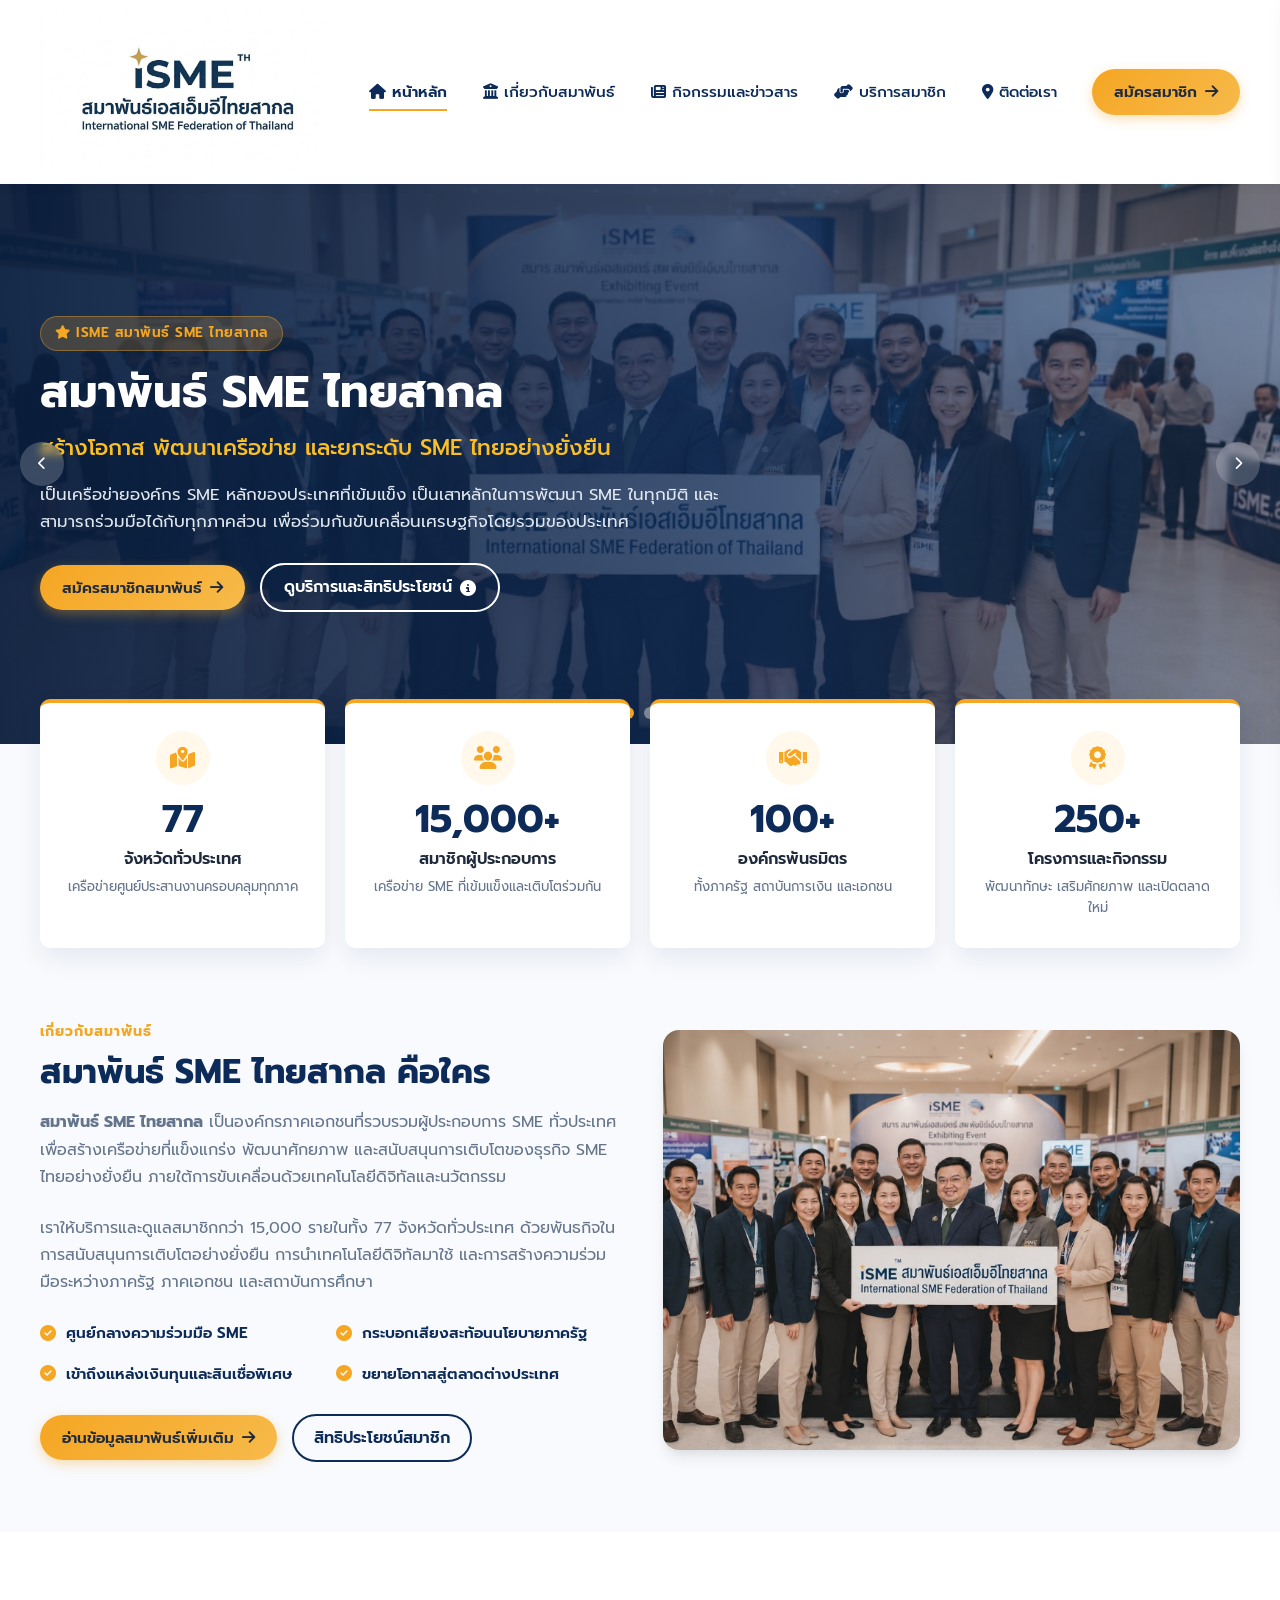
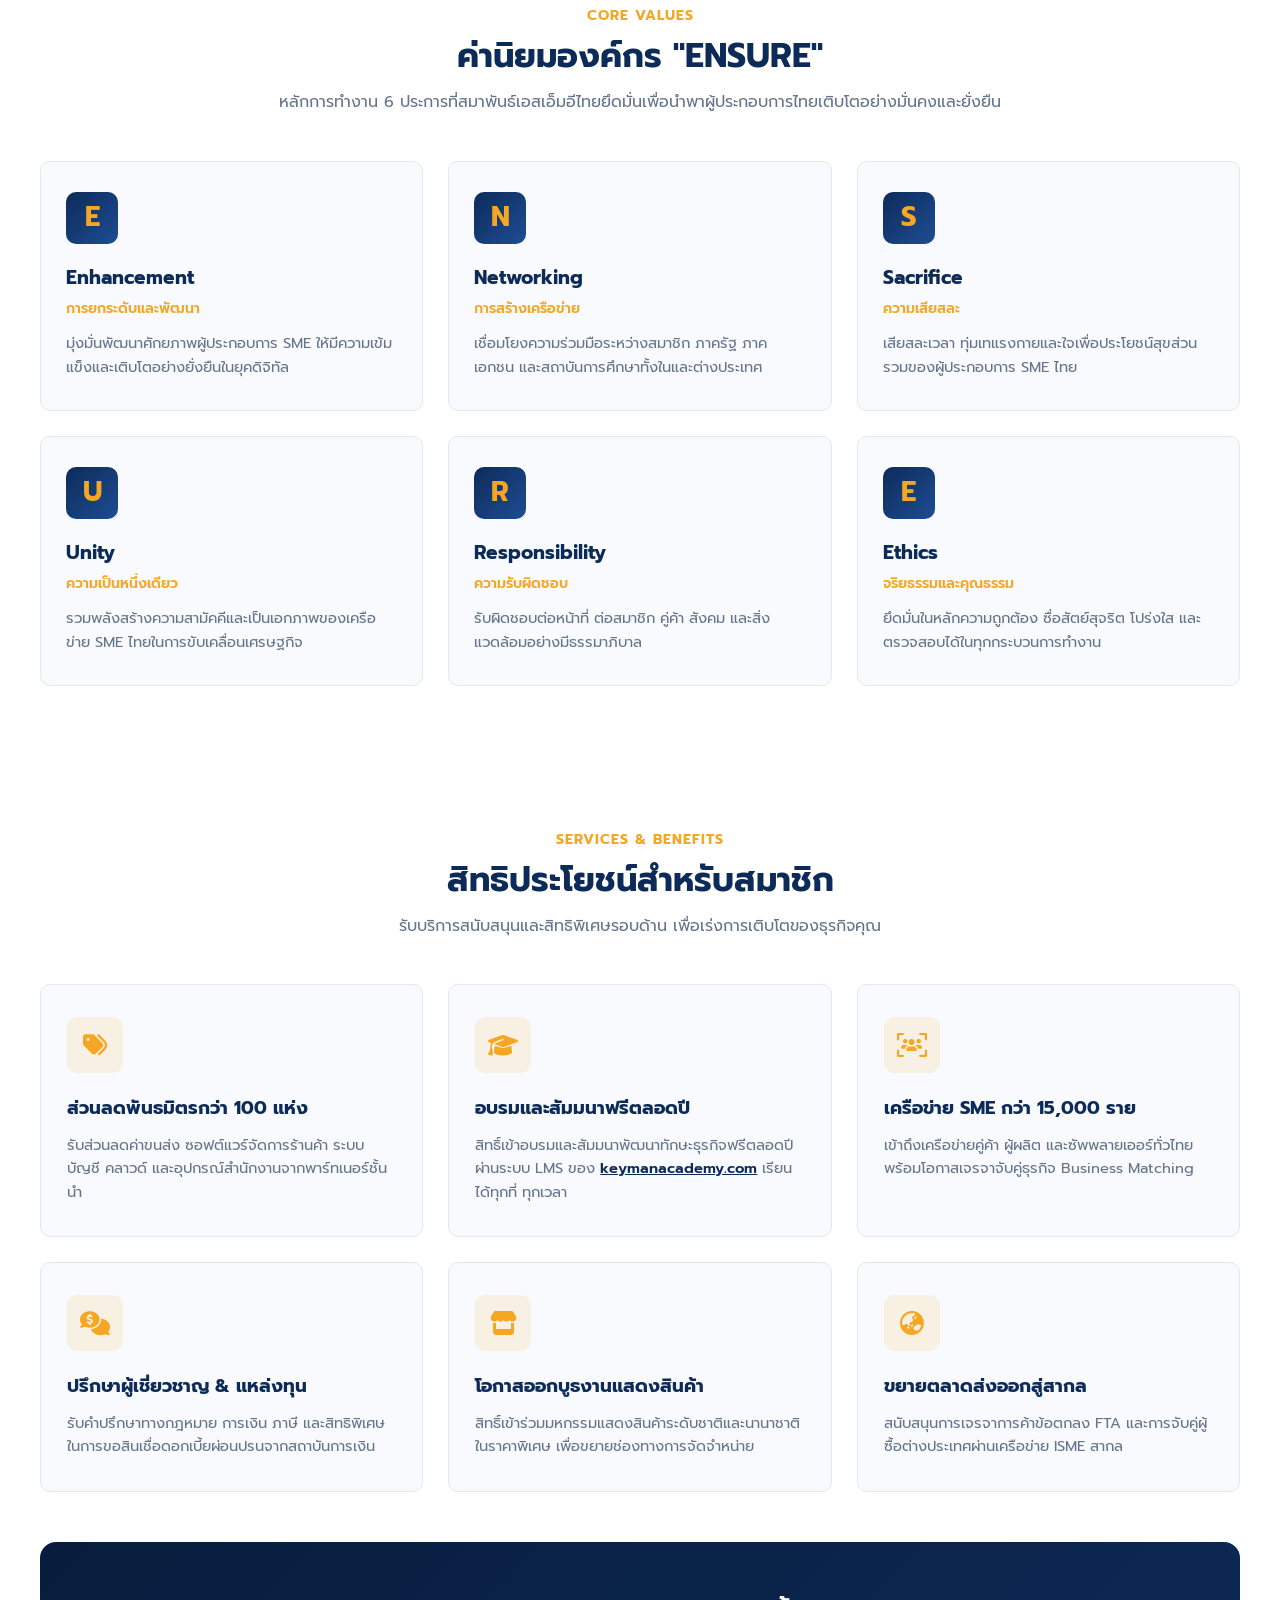
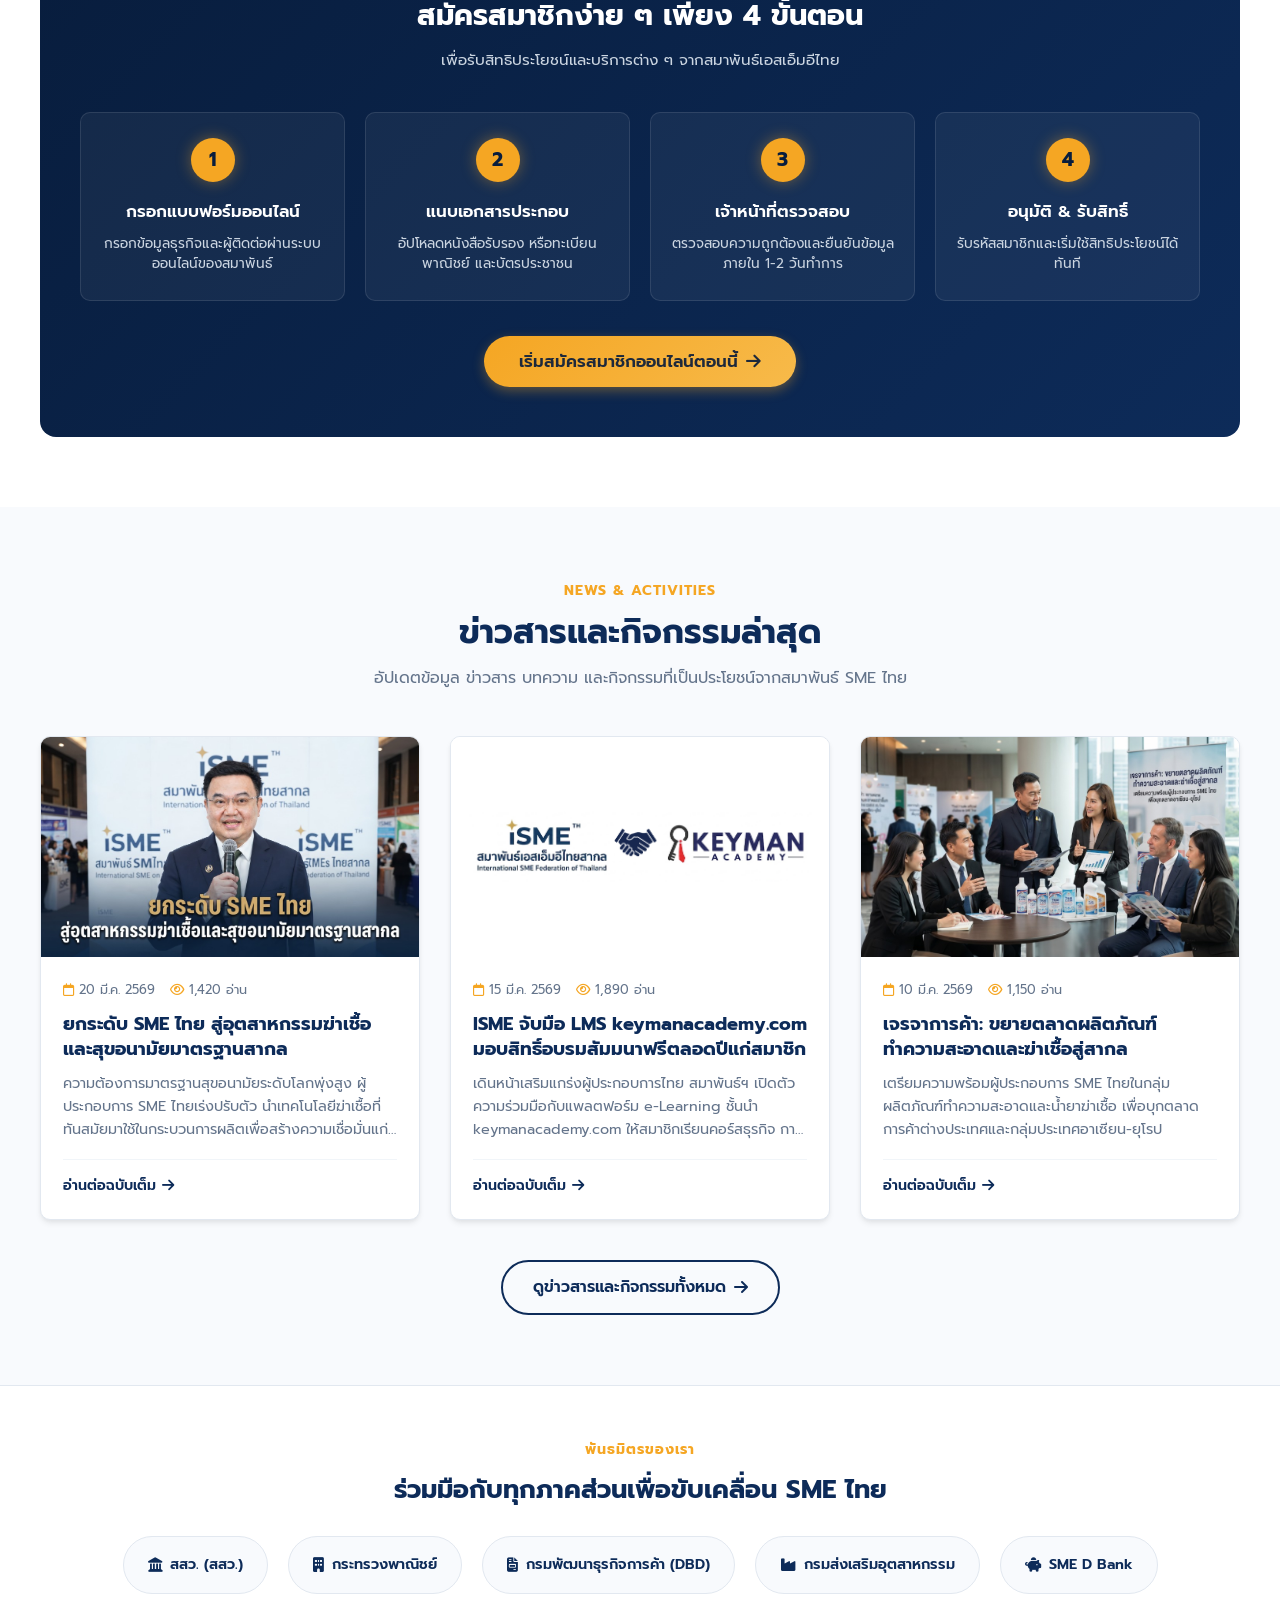
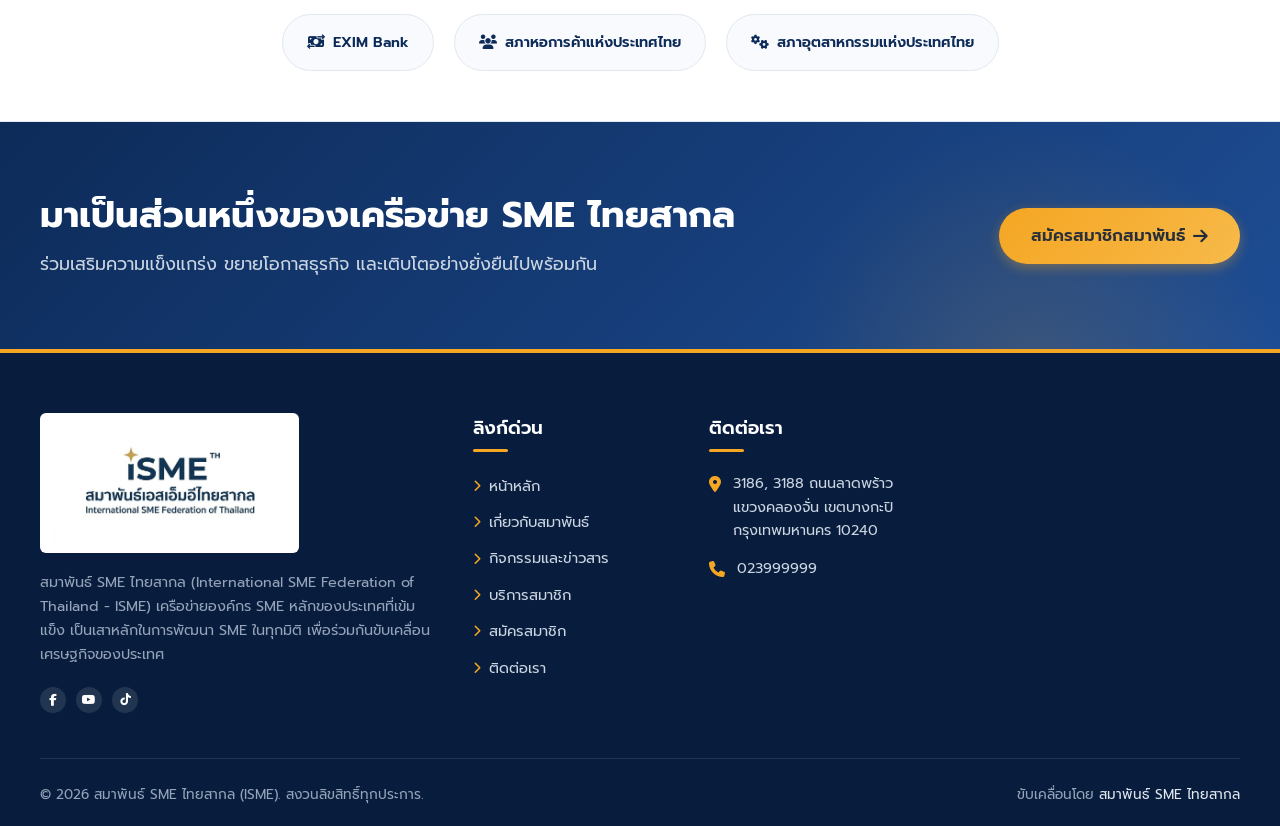
<file: index.html>
<!DOCTYPE html>
<!-- ==============================================================================
     [ ไฟล์หน้าหลัก: index.html ]
     ชื่อหน้า: หน้าหลัก (Homepage)
     คำอธิบาย: หน้าแรกของเว็บไซต์สมาพันธ์ SME ไทยสากล (ISME)
     ============================================================================== -->
<html lang="th">

<head>
  <meta charset="UTF-8">
  <meta name="viewport" content="width=device-width, initial-scale=1.0">
  <title>หน้าหลัก | สมาพันธ์ SME ไทยสากล - ISME (สมาพันธ์ SME ไทย)</title>
  <meta name="description"
    content="สมาพันธ์ SME ไทย เป็นเครือข่ายองค์กร SME หลักของประเทศที่เข้มแข็ง เป็นเสาหลักในการพัฒนา SME ในทุกมิติ เพื่อร่วมกันขับเคลื่อนเศรษฐกิจโดยรวมของประเทศ">
  <link rel="icon" type="image/jpeg" href="assets/images/logo.jpg">

  <!-- Font Awesome Icons -->
  <link rel="stylesheet" href="https://cdnjs.cloudflare.com/ajax/libs/font-awesome/6.5.1/css/all.min.css">

  <!-- Main Stylesheet -->
  <link rel="stylesheet" href="assets/css/style.css">
</head>

<body>

  <!-- Main Navigation Header -->
  <header class="main-header">
    <div class="container">
      <nav class="navbar">
        <!-- Logo ที่แนบมา -->
        <a href="index.html" class="brand-logo" title="สมาพันธ์ SME ไทยสากล">
          <img src="assets/images/logo.jpg" alt="ISME สมาพันธ์ SME ไทยสากล">
        </a>

        <!-- Desktop Menu -->
        <ul class="nav-menu">
          <li><a href="index.html" class="nav-link active"><i class="fa-solid fa-house"></i> หน้าหลัก</a></li>
          <li><a href="about.html" class="nav-link"><i class="fa-solid fa-building-columns"></i> เกี่ยวกับสมาพันธ์</a>
          </li>
          <li><a href="news.html" class="nav-link"><i class="fa-solid fa-newspaper"></i> กิจกรรมและข่าวสาร</a></li>
          <li><a href="services.html" class="nav-link"><i class="fa-solid fa-handshake-angle"></i> บริการสมาชิก</a></li>
          <li><a href="contact.html" class="nav-link"><i class="fa-solid fa-location-dot"></i> ติดต่อเรา</a></li>
        </ul>

        <!-- Right Action Button -->
        <div class="nav-actions">
          <a href="register.html" class="btn-primary">
            <span>สมัครสมาชิก</span>
            <i class="fa-solid fa-arrow-right"></i>
          </a>
          <button class="mobile-toggle" id="mobileMenuToggle" aria-label="เปิดเมนู">
            <i class="fa-solid fa-bars"></i>
          </button>
        </div>
      </nav>
    </div>
  </header>

  <!-- Mobile Drawer Menu -->
  <div class="mobile-menu-overlay" id="mobileOverlay"></div>
  <aside class="mobile-menu-drawer" id="mobileDrawer">
    <div class="drawer-header">
      <img src="assets/images/logo.jpg" alt="Logo" style="height: 44px;">
      <button class="drawer-close" id="mobileMenuClose"><i class="fa-solid fa-xmark"></i></button>
    </div>
    <ul class="drawer-nav">
      <li><a href="index.html" class="nav-link active"><i class="fa-solid fa-house"></i> หน้าหลัก</a></li>
      <li><a href="about.html" class="nav-link"><i class="fa-solid fa-building-columns"></i> เกี่ยวกับสมาพันธ์</a></li>
      <li><a href="news.html" class="nav-link"><i class="fa-solid fa-newspaper"></i> กิจกรรมและข่าวประชาสัมพันธ์</a>
      </li>
      <li><a href="services.html" class="nav-link"><i class="fa-solid fa-handshake-angle"></i>
          บริการสำหรับสมัครสมาชิก</a></li>
      <li><a href="contact.html" class="nav-link"><i class="fa-solid fa-location-dot"></i> ติดต่อเรา</a></li>
    </ul>
    <div class="drawer-footer">
      <a href="register.html" class="btn-primary" style="width: 100%; justify-content: center;">
        <span>สมัครสมาชิกสมาพันธ์</span>
        <i class="fa-solid fa-user-plus"></i>
      </a>
      <div style="margin-top: 15px; font-size: 0.85rem; color: #64748b; text-align: center;">
        <i class="fa-solid fa-phone"></i> โทร. 023999999
      </div>
    </div>
  </aside>

  <!-- Hero Banner Slider -->
  <section class="hero-slider-section">
    <div class="slider-container">
      <!-- Slide 1 -->
      <div class="slide-item active" style="background-image: url('assets/images/banner1.jpg');">
        <div class="slide-overlay">
          <div class="container">
            <div class="slide-content">
              <span class="slide-tag"><i class="fa-solid fa-star"></i> ISME สมาพันธ์ SME ไทยสากล</span>
              <h1 class="slide-title">สมาพันธ์ SME ไทยสากล</h1>
              <h2 class="slide-subtitle">สร้างโอกาส พัฒนาเครือข่าย และยกระดับ SME ไทยอย่างยั่งยืน</h2>
              <p class="slide-desc">เป็นเครือข่ายองค์กร SME หลักของประเทศที่เข้มแข็ง เป็นเสาหลักในการพัฒนา SME ในทุกมิติ
                และสามารถร่วมมือได้กับทุกภาคส่วน เพื่อร่วมกันขับเคลื่อนเศรษฐกิจโดยรวมของประเทศ</p>
              <div class="slide-btns">
                <a href="register.html" class="btn-primary">
                  <span>สมัครสมาชิกสมาพันธ์</span>
                  <i class="fa-solid fa-arrow-right"></i>
                </a>
                <a href="services.html" class="btn-outline-white">
                  <span>ดูบริการและสิทธิประโยชน์</span>
                  <i class="fa-solid fa-circle-info"></i>
                </a>
              </div>
            </div>
          </div>
        </div>
      </div>

      <!-- Slide 2 -->
      <div class="slide-item" style="background-image: url('assets/images/banner2.jpg');">
        <div class="slide-overlay">
          <div class="container">
            <div class="slide-content">
              <span class="slide-tag"><i class="fa-solid fa-globe"></i> CONNECTING THAI SME TO THE WORLD</span>
              <h2 class="slide-title">เชื่อมโยงพลัง SME ทั่วไทย</h2>
              <h3 class="slide-subtitle">ก้าวสู่ตลาดสากลด้วยดิจิทัลและนวัตกรรม</h3>
              <p class="slide-desc">ร่วมมือกับภาครัฐ ภาคเอกชน และเครือข่ายระดับนานาชาติ เพื่อเปิดประตูโอกาสทางการค้า
                การเข้าถึงแหล่งทุน และเพิ่มศักยภาพการแข่งขันในตลาดโลก</p>
              <div class="slide-btns">
                <a href="about.html" class="btn-primary">
                  <span>รู้จักสมาพันธ์</span>
                  <i class="fa-solid fa-arrow-right"></i>
                </a>
                <a href="news.html" class="btn-outline-white">
                  <span>กิจกรรมและข่าวสาร</span>
                </a>
              </div>
            </div>
          </div>
        </div>
      </div>

      <!-- Slide 3 -->
      <div class="slide-item" style="background-image: url('assets/images/banner3.jpg');">
        <div class="slide-overlay">
          <div class="container">
            <div class="slide-content">
              <span class="slide-tag"><i class="fa-solid fa-handshake"></i> EMPOWERING ENTREPRENEURS</span>
              <h2 class="slide-title">สิทธิประโยชน์และบริการเพื่อคุณ</h2>
              <h3 class="slide-subtitle">อบรม สัมมนา ที่ปรึกษาธุรกิจ และส่วนลดกว่า 100 แห่ง</h3>
              <p class="slide-desc">ดูแลสมาชิกครอบคลุม 77 จังหวัดทั่วประเทศ พร้อมให้คำปรึกษาทางธุรกิจ กฎหมาย การเงิน
                บัญชี และการตลาดออนไลน์อย่างครบวงจร</p>
              <div class="slide-btns">
                <a href="services.html" class="btn-primary">
                  <span>ดูสิทธิประโยชน์สมาชิก</span>
                  <i class="fa-solid fa-arrow-right"></i>
                </a>
                <a href="contact.html" class="btn-outline-white">
                  <span>ติดต่อเรา</span>
                </a>
              </div>
            </div>
          </div>
        </div>
      </div>
    </div>

    <!-- Controls & Dots -->
    <button class="slider-control-prev" aria-label="สไลด์ก่อนหน้า"><i class="fa-solid fa-chevron-left"></i></button>
    <button class="slider-control-next" aria-label="สไลด์ถัดไป"><i class="fa-solid fa-chevron-right"></i></button>
    <div class="slider-dots">
      <div class="dot active"></div>
      <div class="dot"></div>
      <div class="dot"></div>
    </div>
  </section>

  <!-- Statistics Counters Section -->
  <section class="stats-section">
    <div class="container">
      <div class="stats-card-grid">
        <div class="stat-item">
          <div class="stat-icon"><i class="fa-solid fa-map-location-dot"></i></div>
          <div class="stat-number">77</div>
          <div class="stat-label">จังหวัดทั่วประเทศ</div>
          <div class="stat-desc">เครือข่ายศูนย์ประสานงานครอบคลุมทุกภาค</div>
        </div>
        <div class="stat-item">
          <div class="stat-icon"><i class="fa-solid fa-users"></i></div>
          <div class="stat-number">15,000+</div>
          <div class="stat-label">สมาชิกผู้ประกอบการ</div>
          <div class="stat-desc">เครือข่าย SME ที่เข้มแข็งและเติบโตร่วมกัน</div>
        </div>
        <div class="stat-item">
          <div class="stat-icon"><i class="fa-solid fa-handshake"></i></div>
          <div class="stat-number">100+</div>
          <div class="stat-label">องค์กรพันธมิตร</div>
          <div class="stat-desc">ทั้งภาครัฐ สถาบันการเงิน และเอกชน</div>
        </div>
        <div class="stat-item">
          <div class="stat-icon"><i class="fa-solid fa-award"></i></div>
          <div class="stat-number">250+</div>
          <div class="stat-label">โครงการและกิจกรรม</div>
          <div class="stat-desc">พัฒนาทักษะ เสริมศักยภาพ และเปิดตลาดใหม่</div>
        </div>
      </div>
    </div>
  </section>

  <!-- About Highlight Section -->
  <section class="section-padding">
    <div class="container">
      <div class="about-grid">
        <div class="about-content-box">
          <span class="section-tag">เกี่ยวกับสมาพันธ์</span>
          <h2 class="section-title">สมาพันธ์ SME ไทยสากล คือใคร</h2>
          <p class="about-text">
            <strong>สมาพันธ์ SME ไทยสากล</strong> เป็นองค์กรภาคเอกชนที่รวบรวมผู้ประกอบการ SME ทั่วประเทศ
            เพื่อสร้างเครือข่ายที่แข็งแกร่ง พัฒนาศักยภาพ และสนับสนุนการเติบโตของธุรกิจ SME ไทยอย่างยั่งยืน
            ภายใต้การขับเคลื่อนด้วยเทคโนโลยีดิจิทัลและนวัตกรรม
          </p>
          <p class="about-text">
            เราให้บริการและดูแลสมาชิกกว่า 15,000 รายในทั้ง 77 จังหวัดทั่วประเทศ
            ด้วยพันธกิจในการสนับสนุนการเติบโตอย่างยั่งยืน การนำเทคโนโลยีดิจิทัลมาใช้ และการสร้างความร่วมมือระหว่างภาครัฐ
            ภาคเอกชน และสถาบันการศึกษา
          </p>

          <div class="about-features">
            <div class="about-feature-item">
              <i class="fa-solid fa-circle-check"></i>
              <span>ศูนย์กลางความร่วมมือ SME</span>
            </div>
            <div class="about-feature-item">
              <i class="fa-solid fa-circle-check"></i>
              <span>กระบอกเสียงสะท้อนนโยบายภาครัฐ</span>
            </div>
            <div class="about-feature-item">
              <i class="fa-solid fa-circle-check"></i>
              <span>เข้าถึงแหล่งเงินทุนและสินเชื่อพิเศษ</span>
            </div>
            <div class="about-feature-item">
              <i class="fa-solid fa-circle-check"></i>
              <span>ขยายโอกาสสู่ตลาดต่างประเทศ</span>
            </div>
          </div>

          <div style="display: flex; gap: 15px; align-items: center; flex-wrap: wrap;">
            <a href="about.html" class="btn-primary">
              <span>อ่านข้อมูลสมาพันธ์เพิ่มเติม</span>
              <i class="fa-solid fa-arrow-right"></i>
            </a>
            <a href="services.html" class="btn-outline-primary">
              <span>สิทธิประโยชน์สมาชิก</span>
            </a>
          </div>
        </div>

        <div class="about-img-box">
          <img src="assets/images/about-intro.jpg" alt="สมาพันธ์ SME ไทยสากล คือใคร">
        </div>
      </div>
    </div>
  </section>

  <!-- ENSURE Core Values Section -->
  <section class="section-padding ensure-section">
    <div class="container">
      <div class="section-header">
        <span class="section-tag">CORE VALUES</span>
        <h2 class="section-title">ค่านิยมองค์กร "ENSURE"</h2>
        <p class="section-desc">หลักการทำงาน 6
          ประการที่สมาพันธ์เอสเอ็มอีไทยยึดมั่นเพื่อนำพาผู้ประกอบการไทยเติบโตอย่างมั่นคงและยั่งยืน</p>
      </div>

      <div class="ensure-grid">
        <div class="ensure-card">
          <div class="ensure-letter-badge">E</div>
          <h3 class="ensure-title">Enhancement</h3>
          <div class="ensure-subtitle">การยกระดับและพัฒนา</div>
          <p class="ensure-desc">มุ่งมั่นพัฒนาศักยภาพผู้ประกอบการ SME ให้มีความเข้มแข็งและเติบโตอย่างยั่งยืนในยุคดิจิทัล
          </p>
        </div>

        <div class="ensure-card">
          <div class="ensure-letter-badge">N</div>
          <h3 class="ensure-title">Networking</h3>
          <div class="ensure-subtitle">การสร้างเครือข่าย</div>
          <p class="ensure-desc">เชื่อมโยงความร่วมมือระหว่างสมาชิก ภาครัฐ ภาคเอกชน และสถาบันการศึกษาทั้งในและต่างประเทศ
          </p>
        </div>

        <div class="ensure-card">
          <div class="ensure-letter-badge">S</div>
          <h3 class="ensure-title">Sacrifice</h3>
          <div class="ensure-subtitle">ความเสียสละ</div>
          <p class="ensure-desc">เสียสละเวลา ทุ่มเทแรงกายและใจเพื่อประโยชน์สุขส่วนรวมของผู้ประกอบการ SME ไทย</p>
        </div>

        <div class="ensure-card">
          <div class="ensure-letter-badge">U</div>
          <h3 class="ensure-title">Unity</h3>
          <div class="ensure-subtitle">ความเป็นหนึ่งเดียว</div>
          <p class="ensure-desc">รวมพลังสร้างความสามัคคีและเป็นเอกภาพของเครือข่าย SME ไทยในการขับเคลื่อนเศรษฐกิจ</p>
        </div>

        <div class="ensure-card">
          <div class="ensure-letter-badge">R</div>
          <h3 class="ensure-title">Responsibility</h3>
          <div class="ensure-subtitle">ความรับผิดชอบ</div>
          <p class="ensure-desc">รับผิดชอบต่อหน้าที่ ต่อสมาชิก คู่ค้า สังคม และสิ่งแวดล้อมอย่างมีธรรมาภิบาล</p>
        </div>

        <div class="ensure-card">
          <div class="ensure-letter-badge">E</div>
          <h3 class="ensure-title">Ethics</h3>
          <div class="ensure-subtitle">จริยธรรมและคุณธรรม</div>
          <p class="ensure-desc">ยึดมั่นในหลักความถูกต้อง ซื่อสัตย์สุจริต โปร่งใส และตรวจสอบได้ในทุกกระบวนการทำงาน</p>
        </div>
      </div>
    </div>
  </section>

  <!-- Services & Benefits Section -->
  <section class="section-padding services-section">
    <div class="container">
      <div class="section-header">
        <span class="section-tag">SERVICES & BENEFITS</span>
        <h2 class="section-title">สิทธิประโยชน์สำหรับสมาชิก</h2>
        <p class="section-desc">รับบริการสนับสนุนและสิทธิพิเศษรอบด้าน เพื่อเร่งการเติบโตของธุรกิจคุณ</p>
      </div>

      <div class="benefits-grid">
        <div class="benefit-card">
          <div class="benefit-icon"><i class="fa-solid fa-tags"></i></div>
          <h3 class="benefit-title">ส่วนลดพันธมิตรกว่า 100 แห่ง</h3>
          <p class="benefit-desc">รับส่วนลดค่าขนส่ง ซอฟต์แวร์จัดการร้านค้า ระบบบัญชี คลาวด์
            และอุปกรณ์สำนักงานจากพาร์ทเนอร์ชั้นนำ</p>
        </div>

        <div class="benefit-card">
          <div class="benefit-icon"><i class="fa-solid fa-graduation-cap"></i></div>
          <h3 class="benefit-title">อบรมและสัมมนาฟรีตลอดปี</h3>
          <p class="benefit-desc">สิทธิ์เข้าอบรมและสัมมนาพัฒนาทักษะธุรกิจฟรีตลอดปี ผ่านระบบ LMS ของ <a
              href="https://keymanacademy.com" target="_blank"
              style="color: var(--primary); font-weight: 600; text-decoration: underline;">keymanacademy.com</a>
            เรียนได้ทุกที่ ทุกเวลา</p>
        </div>

        <div class="benefit-card">
          <div class="benefit-icon"><i class="fa-solid fa-users-viewfinder"></i></div>
          <h3 class="benefit-title">เครือข่าย SME กว่า 15,000 ราย</h3>
          <p class="benefit-desc">เข้าถึงเครือข่ายคู่ค้า ผู้ผลิต และซัพพลายเออร์ทั่วไทย พร้อมโอกาสเจรจาจับคู่ธุรกิจ
            Business Matching</p>
        </div>

        <div class="benefit-card">
          <div class="benefit-icon"><i class="fa-solid fa-comments-dollar"></i></div>
          <h3 class="benefit-title">ปรึกษาผู้เชี่ยวชาญ & แหล่งทุน</h3>
          <p class="benefit-desc">รับคำปรึกษาทางกฎหมาย การเงิน ภาษี
            และสิทธิพิเศษในการขอสินเชื่อดอกเบี้ยผ่อนปรนจากสถาบันการเงิน</p>
        </div>

        <div class="benefit-card">
          <div class="benefit-icon"><i class="fa-solid fa-store"></i></div>
          <h3 class="benefit-title">โอกาสออกบูธงานแสดงสินค้า</h3>
          <p class="benefit-desc">สิทธิ์เข้าร่วมมหกรรมแสดงสินค้าระดับชาติและนานาชาติในราคาพิเศษ
            เพื่อขยายช่องทางการจัดจำหน่าย</p>
        </div>

        <div class="benefit-card">
          <div class="benefit-icon"><i class="fa-solid fa-earth-asia"></i></div>
          <h3 class="benefit-title">ขยายตลาดส่งออกสู่สากล</h3>
          <p class="benefit-desc">สนับสนุนการเจรจาการค้าข้อตกลง FTA และการจับคู่ผู้ซื้อต่างประเทศผ่านเครือข่าย ISME
            สากล</p>
        </div>
      </div>

      <!-- 4 ขั้นตอนการสมัคร -->
      <div class="steps-container">
        <div class="steps-header">
          <h3>สมัครสมาชิกง่าย ๆ เพียง 4 ขั้นตอน</h3>
          <p>เพื่อรับสิทธิประโยชน์และบริการต่าง ๆ จากสมาพันธ์เอสเอ็มอีไทย</p>
        </div>

        <div class="steps-grid">
          <div class="step-card">
            <div class="step-number">1</div>
            <h4 class="step-title">กรอกแบบฟอร์มออนไลน์</h4>
            <p class="step-desc">กรอกข้อมูลธุรกิจและผู้ติดต่อผ่านระบบออนไลน์ของสมาพันธ์</p>
          </div>

          <div class="step-card">
            <div class="step-number">2</div>
            <h4 class="step-title">แนบเอกสารประกอบ</h4>
            <p class="step-desc">อัปโหลดหนังสือรับรอง หรือทะเบียนพาณิชย์ และบัตรประชาชน</p>
          </div>

          <div class="step-card">
            <div class="step-number">3</div>
            <h4 class="step-title">เจ้าหน้าที่ตรวจสอบ</h4>
            <p class="step-desc">ตรวจสอบความถูกต้องและยืนยันข้อมูลภายใน 1-2 วันทำการ</p>
          </div>

          <div class="step-card">
            <div class="step-number">4</div>
            <h4 class="step-title">อนุมัติ & รับสิทธิ์</h4>
            <p class="step-desc">รับรหัสสมาชิกและเริ่มใช้สิทธิประโยชน์ได้ทันที</p>
          </div>
        </div>

        <div style="text-align: center; margin-top: 35px;">
          <a href="register.html" class="btn-primary" style="padding: 12px 35px; font-size: 1.05rem;">
            <span>เริ่มสมัครสมาชิกออนไลน์ตอนนี้</span>
            <i class="fa-solid fa-arrow-right"></i>
          </a>
        </div>
      </div>
    </div>
  </section>


  <!-- News & Activities Section -->
  <section class="section-padding">
    <div class="container">
      <div class="section-header">
        <span class="section-tag">NEWS & ACTIVITIES</span>
        <h2 class="section-title">ข่าวสารและกิจกรรมล่าสุด</h2>
        <p class="section-desc">อัปเดตข้อมูล ข่าวสาร บทความ และกิจกรรมที่เป็นประโยชน์จากสมาพันธ์ SME ไทย</p>
      </div>

      <div class="news-grid">
        <!-- News Card 1 -->
        <article class="news-card">
          <div class="news-thumb-wrapper">
            <img src="assets/images/news1.jpg" alt="ยกระดับ SME ไทย สู่อุตสาหกรรมฆ่าเชื้อและสุขอนามัยมาตรฐานสากล">
          </div>
          <div class="news-body">
            <div class="news-meta">
              <span><i class="fa-regular fa-calendar"></i> 20 มี.ค. 2569</span>
              <span><i class="fa-regular fa-eye"></i> 1,420 อ่าน</span>
            </div>
            <h3 class="news-title">
              <a href="news-detail.html?id=1">ยกระดับ SME ไทย สู่อุตสาหกรรมฆ่าเชื้อและสุขอนามัยมาตรฐานสากล</a>
            </h3>
            <p class="news-summary">
              ความต้องการมาตรฐานสุขอนามัยระดับโลกพุ่งสูง ผู้ประกอบการ SME ไทยเร่งปรับตัว
              นำเทคโนโลยีฆ่าเชื้อที่ทันสมัยมาใช้ในกระบวนการผลิตเพื่อสร้างความเชื่อมั่นแก่คู่ค้าสากล
            </p>
            <div class="news-footer">
              <a href="news-detail.html?id=1" class="read-more-btn">
                <span>อ่านต่อฉบับเต็ม</span>
                <i class="fa-solid fa-arrow-right"></i>
              </a>
            </div>
          </div>
        </article>

        <!-- News Card 2 -->
        <article class="news-card">
          <div class="news-thumb-wrapper" style="background: #ffffff;">
            <img src="assets/images/news-keyman.png" alt="ISME จับมือ LMS keymanacademy.com" style="object-fit: contain; padding: 15px;">
          </div>
          <div class="news-body">
            <div class="news-meta">
              <span><i class="fa-regular fa-calendar"></i> 15 มี.ค. 2569</span>
              <span><i class="fa-regular fa-eye"></i> 1,890 อ่าน</span>
            </div>
            <h3 class="news-title">
              <a href="news-detail.html?id=2">ISME จับมือ LMS keymanacademy.com
                มอบสิทธิ์อบรมสัมมนาฟรีตลอดปีแก่สมาชิก</a>
            </h3>
            <p class="news-summary">
              เดินหน้าเสริมแกร่งผู้ประกอบการไทย สมาพันธ์ฯ เปิดตัวความร่วมมือกับแพลตฟอร์ม e-Learning ชั้นนำ
              keymanacademy.com ให้สมาชิกเรียนคอร์สธุรกิจ การเงิน และเทคโนโลยีฟรีตลอดทั้งปี
            </p>
            <div class="news-footer">
              <a href="news-detail.html?id=2" class="read-more-btn">
                <span>อ่านต่อฉบับเต็ม</span>
                <i class="fa-solid fa-arrow-right"></i>
              </a>
            </div>
          </div>
        </article>

        <!-- News Card 3 -->
        <article class="news-card">
          <div class="news-thumb-wrapper">
            <img src="assets/images/news3.jpg" alt="เจรจาการค้า ผลิตภัณฑ์ฆ่าเชื้อสู่สากล">
          </div>
          <div class="news-body">
            <div class="news-meta">
              <span><i class="fa-regular fa-calendar"></i> 10 มี.ค. 2569</span>
              <span><i class="fa-regular fa-eye"></i> 1,150 อ่าน</span>
            </div>
            <h3 class="news-title">
              <a href="news-detail.html?id=3">เจรจาการค้า: ขยายตลาดผลิตภัณฑ์ทำความสะอาดและฆ่าเชื้อสู่สากล</a>
            </h3>
            <p class="news-summary">
              เตรียมความพร้อมผู้ประกอบการ SME ไทยในกลุ่มผลิตภัณฑ์ทำความสะอาดและน้ำยาฆ่าเชื้อ
              เพื่อบุกตลาดการค้าต่างประเทศและกลุ่มประเทศอาเซียน-ยุโรป
            </p>
            <div class="news-footer">
              <a href="news-detail.html?id=3" class="read-more-btn">
                <span>อ่านต่อฉบับเต็ม</span>
                <i class="fa-solid fa-arrow-right"></i>
              </a>
            </div>
          </div>
        </article>
      </div>

      <div style="text-align: center; margin-top: 40px;">
        <a href="news.html" class="btn-outline-primary" style="padding: 12px 30px;">
          <span>ดูข่าวสารและกิจกรรมทั้งหมด</span>
          <i class="fa-solid fa-arrow-right"></i>
        </a>
      </div>
    </div>
  </section>

  <!-- Strategic Partners Section -->
  <section class="partners-section">
    <div class="container">
      <div style="text-align: center;">
        <span class="section-tag">พันธมิตรของเรา</span>
        <h3 style="font-size: 1.6rem; color: var(--primary); font-weight: 700;">ร่วมมือกับทุกภาคส่วนเพื่อขับเคลื่อน SME
          ไทย</h3>
      </div>
      <div class="partners-grid">
        <span class="partner-item"><i class="fa-solid fa-landmark"></i> สสว. (สสว.)</span>
        <span class="partner-item"><i class="fa-solid fa-building"></i> กระทรวงพาณิชย์</span>
        <span class="partner-item"><i class="fa-solid fa-file-invoice"></i> กรมพัฒนาธุรกิจการค้า (DBD)</span>
        <span class="partner-item"><i class="fa-solid fa-industry"></i> กรมส่งเสริมอุตสาหกรรม</span>
        <span class="partner-item"><i class="fa-solid fa-piggy-bank"></i> SME D Bank</span>
        <span class="partner-item"><i class="fa-solid fa-money-bill-transfer"></i> EXIM Bank</span>
        <span class="partner-item"><i class="fa-solid fa-users"></i> สภาหอการค้าแห่งประเทศไทย</span>
        <span class="partner-item"><i class="fa-solid fa-gears"></i> สภาอุตสาหกรรมแห่งประเทศไทย</span>
      </div>
    </div>
  </section>

  <!-- Call to Action Banner -->
  <section class="cta-banner-section">
    <div class="container">
      <div class="cta-box">
        <div class="cta-content">
          <h2>มาเป็นส่วนหนึ่งของเครือข่าย SME ไทยสากล</h2>
          <p>ร่วมเสริมความแข็งแกร่ง ขยายโอกาสธุรกิจ และเติบโตอย่างยั่งยืนไปพร้อมกัน</p>
        </div>
        <div class="cta-actions">
          <a href="register.html" class="btn-primary" style="padding: 14px 32px; font-size: 1.05rem;">
            <span>สมัครสมาชิกสมาพันธ์</span>
            <i class="fa-solid fa-arrow-right"></i>
          </a>

        </div>
      </div>
    </div>
  </section>

  <!-- Main Footer -->
  <footer class="main-footer">
    <div class="container">
      <div class="footer-grid">
        <!-- Col 1: Brand Info -->
        <div class="footer-col-brand">
          <img src="assets/images/logo.jpg" alt="Logo">
          <p class="footer-desc">
            สมาพันธ์ SME ไทยสากล (International SME Federation of Thailand - ISME) เครือข่ายองค์กร SME
            หลักของประเทศที่เข้มแข็ง เป็นเสาหลักในการพัฒนา SME ในทุกมิติ เพื่อร่วมกันขับเคลื่อนเศรษฐกิจของประเทศ
          </p>
          <div class="top-bar-social" style="justify-content: flex-start;">
            <a href="https://www.facebook.com/thaismefederation" target="_blank"><i
                class="fa-brands fa-facebook-f"></i></a>

            <a href="https://www.youtube.com/@smethai" target="_blank"><i class="fa-brands fa-youtube"></i></a>
            <a href="https://www.tiktok.com/@smethai" target="_blank"><i class="fa-brands fa-tiktok"></i></a>
          </div>
        </div>

        <!-- Col 2: Quick Links -->
        <div>
          <h4 class="footer-title">ลิงก์ด่วน</h4>
          <ul class="footer-links">
            <li><a href="index.html"><i class="fa-solid fa-chevron-right"></i> หน้าหลัก</a></li>
            <li><a href="about.html"><i class="fa-solid fa-chevron-right"></i> เกี่ยวกับสมาพันธ์</a></li>
            <li><a href="news.html"><i class="fa-solid fa-chevron-right"></i> กิจกรรมและข่าวสาร</a></li>
            <li><a href="services.html"><i class="fa-solid fa-chevron-right"></i> บริการสมาชิก</a></li>
            <li><a href="register.html"><i class="fa-solid fa-chevron-right"></i> สมัครสมาชิก</a></li>
            <li><a href="contact.html"><i class="fa-solid fa-chevron-right"></i> ติดต่อเรา</a></li>
          </ul>
        </div>

        <!-- Col 3: Services 
        <div>
          <h4 class="footer-title">บริการสมาชิก</h4>
          <ul class="footer-links">
            <li><a href="services.html"><i class="fa-solid fa-chevron-right"></i> สิทธิประโยชน์สมาชิก</a></li>
            <li><a href="services.html"><i class="fa-solid fa-chevron-right"></i> ขั้นตอนการสมัคร</a></li>
            <li><a href="services.html"><i class="fa-solid fa-chevron-right"></i> ที่ปรึกษาธุรกิจ SME</a></li>
            <li><a href="services.html"><i class="fa-solid fa-chevron-right"></i> แหล่งเงินทุนและสินเชื่อ</a></li>
            <li><a href="services.html"><i class="fa-solid fa-chevron-right"></i> การจับคู่ธุรกิจ (Matching)</a></li>
          </ul>
        </div>
        
        -->

        <!-- Col 4: Contacts -->
        <div>
          <h4 class="footer-title">ติดต่อเรา</h4>
          <div class="footer-contact-item">
            <i class="fa-solid fa-location-dot"></i>
            <span>3186, 3188 ถนนลาดพร้าว แขวงคลองจั่น เขตบางกะปิ กรุงเทพมหานคร 10240</span>
          </div>
          <div class="footer-contact-item">
            <i class="fa-solid fa-phone"></i>
            <span>023999999</span>
          </div>


        </div>
      </div>

      <div class="footer-bottom">
        <div>
          &copy; 2026 สมาพันธ์ SME ไทยสากล (ISME). สงวนลิขสิทธิ์ทุกประการ.
        </div>
        <div>
          ขับเคลื่อนโดย <a href="https://smethai.or.th/" target="_blank">สมาพันธ์ SME ไทยสากล</a>
        </div>
      </div>
    </div>
  </footer>

  <!-- Floating Action Buttons -->
  <div class="floating-actions">

    <button class="float-btn float-btn-top" id="backToTopBtn" title="กลับขึ้นด้านบน">
      <i class="fa-solid fa-arrow-up"></i>
    </button>
  </div>

  <!-- Scripts -->
  <script src="assets/js/database.js"></script>
  <script src="assets/js/main.js"></script>
</body>

</html>
</file>
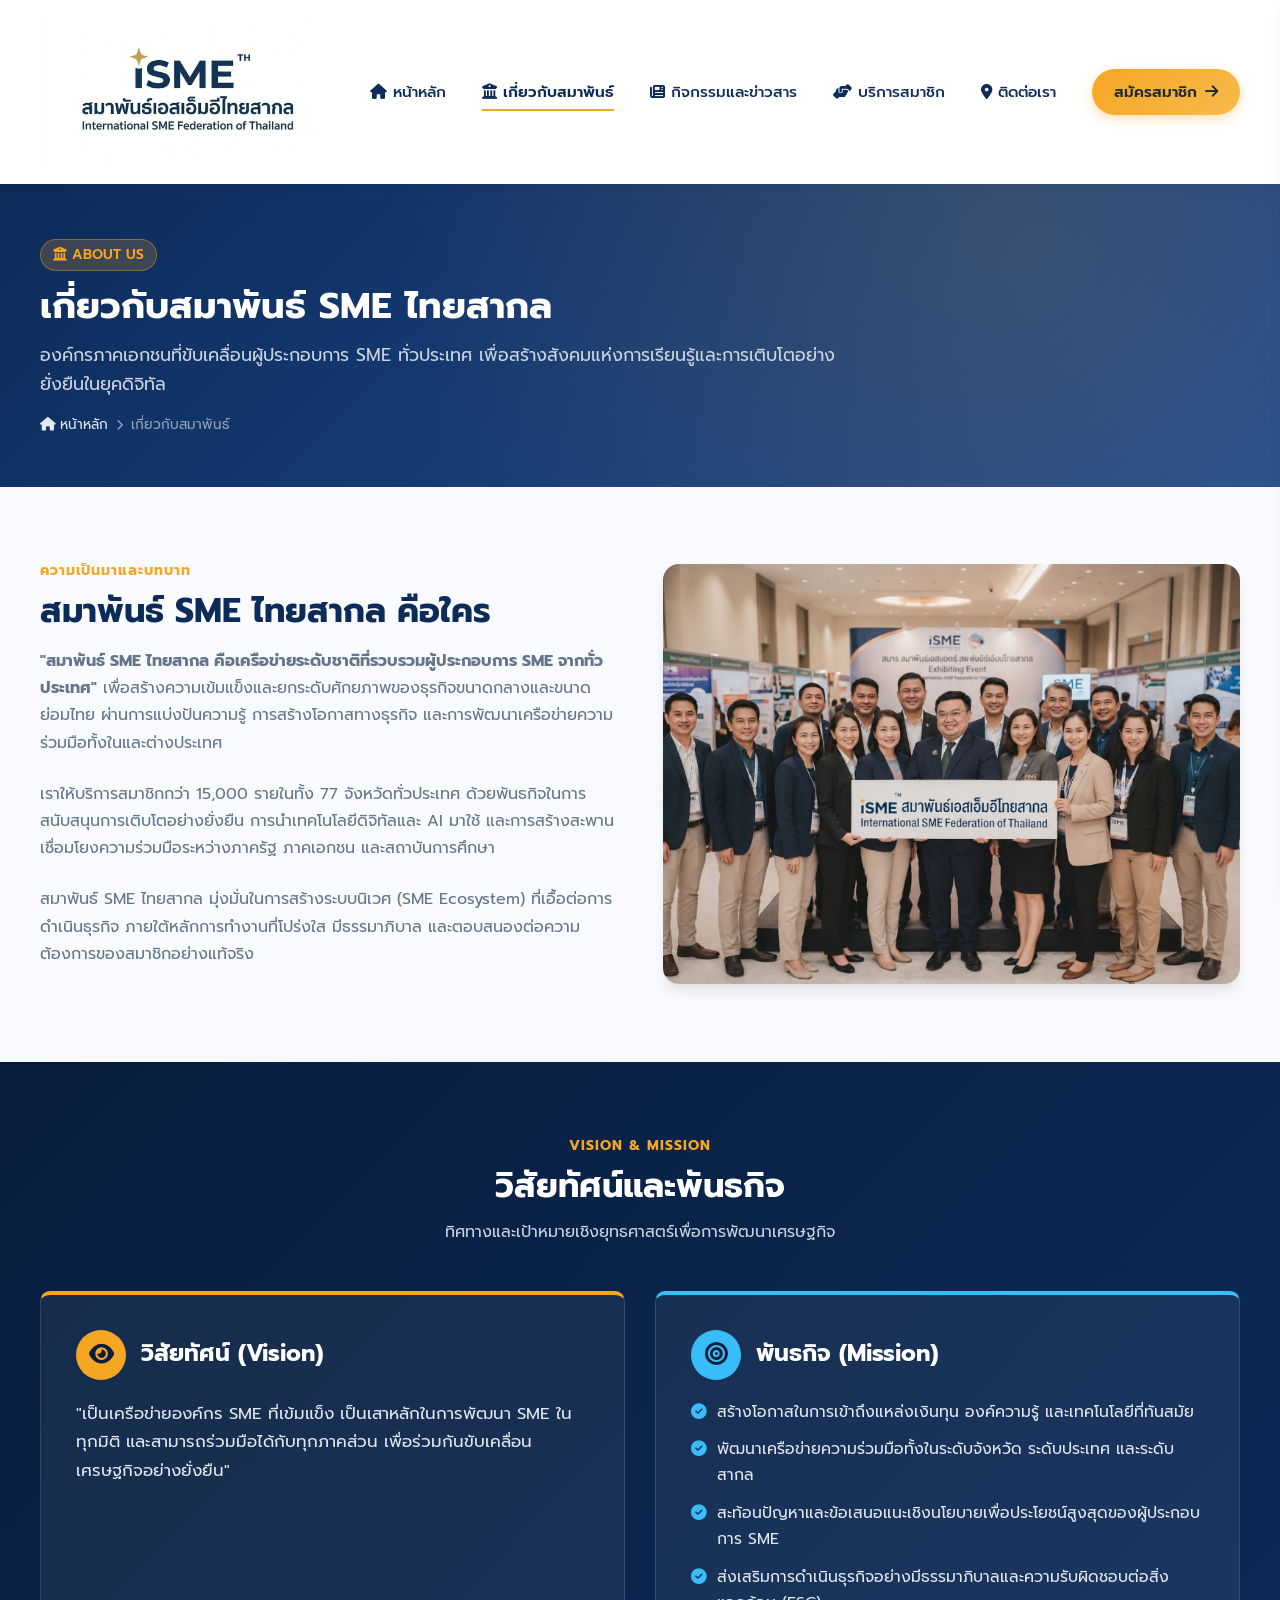
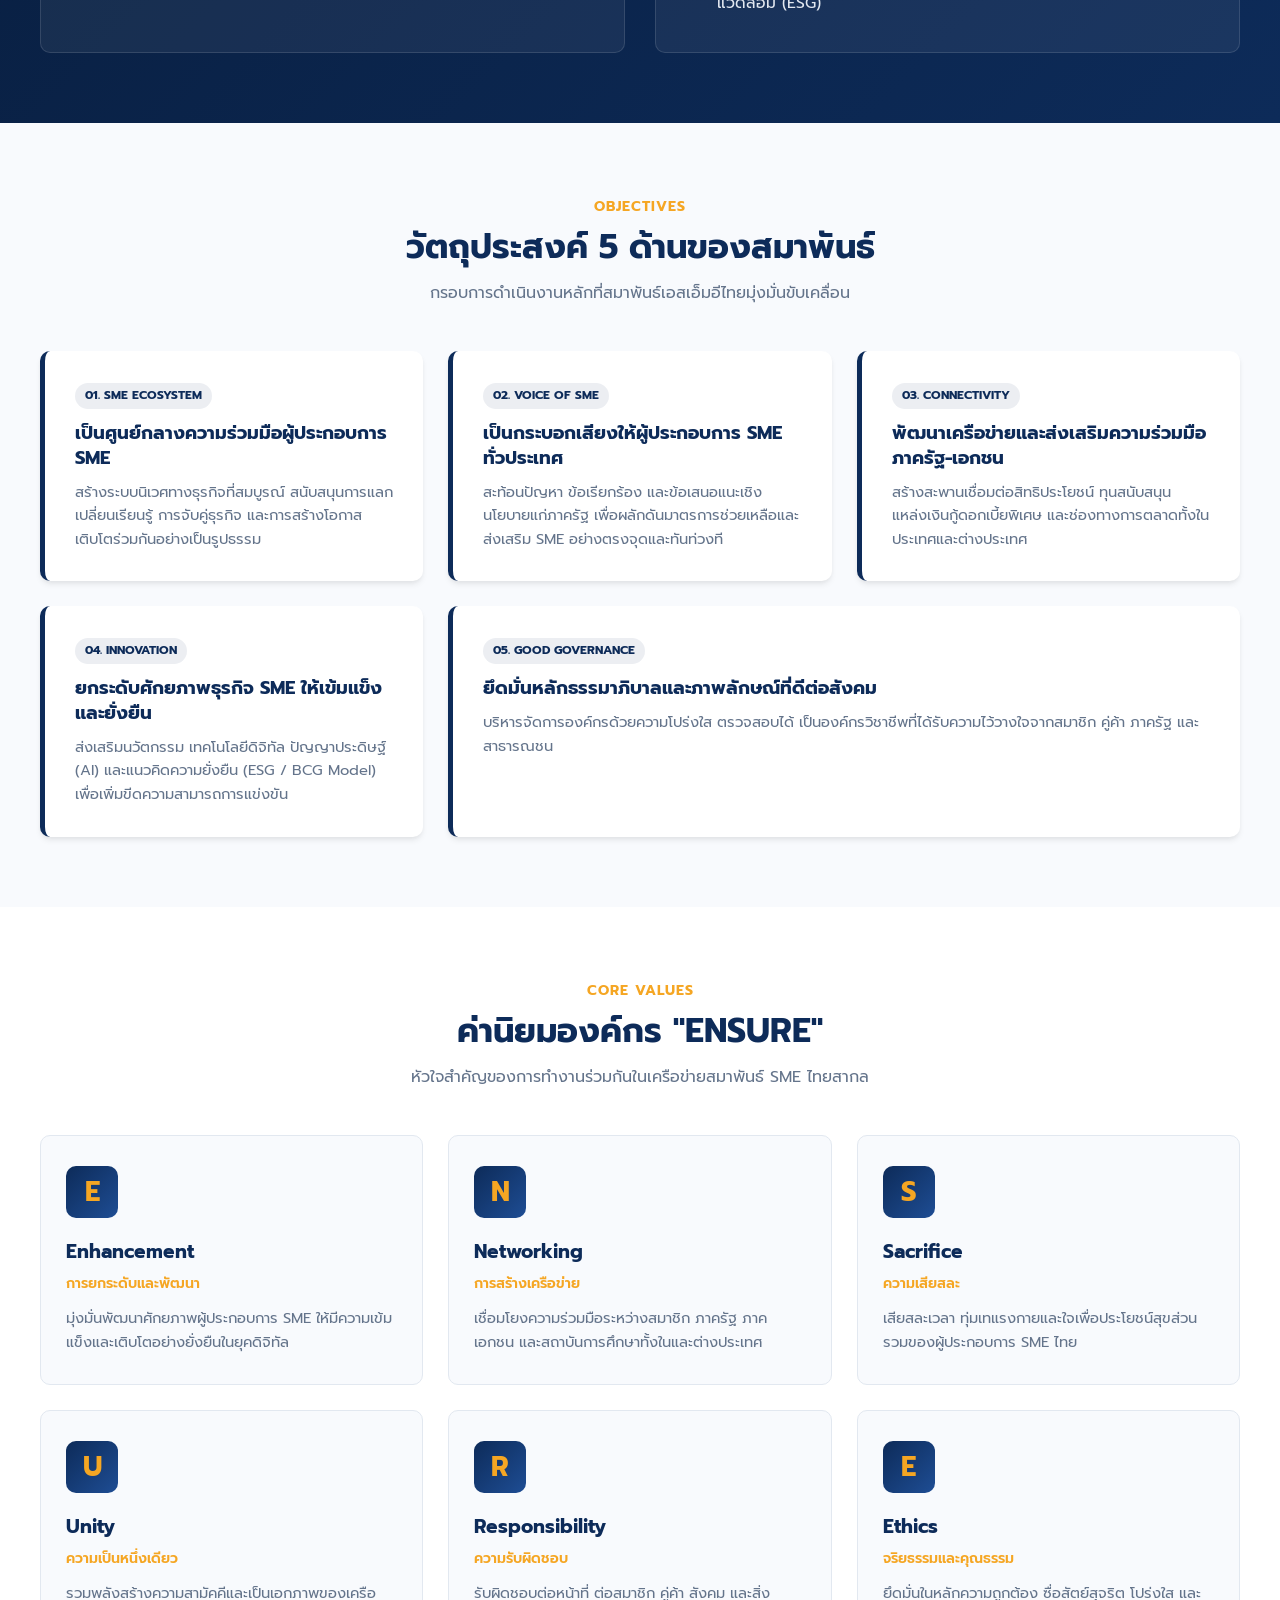
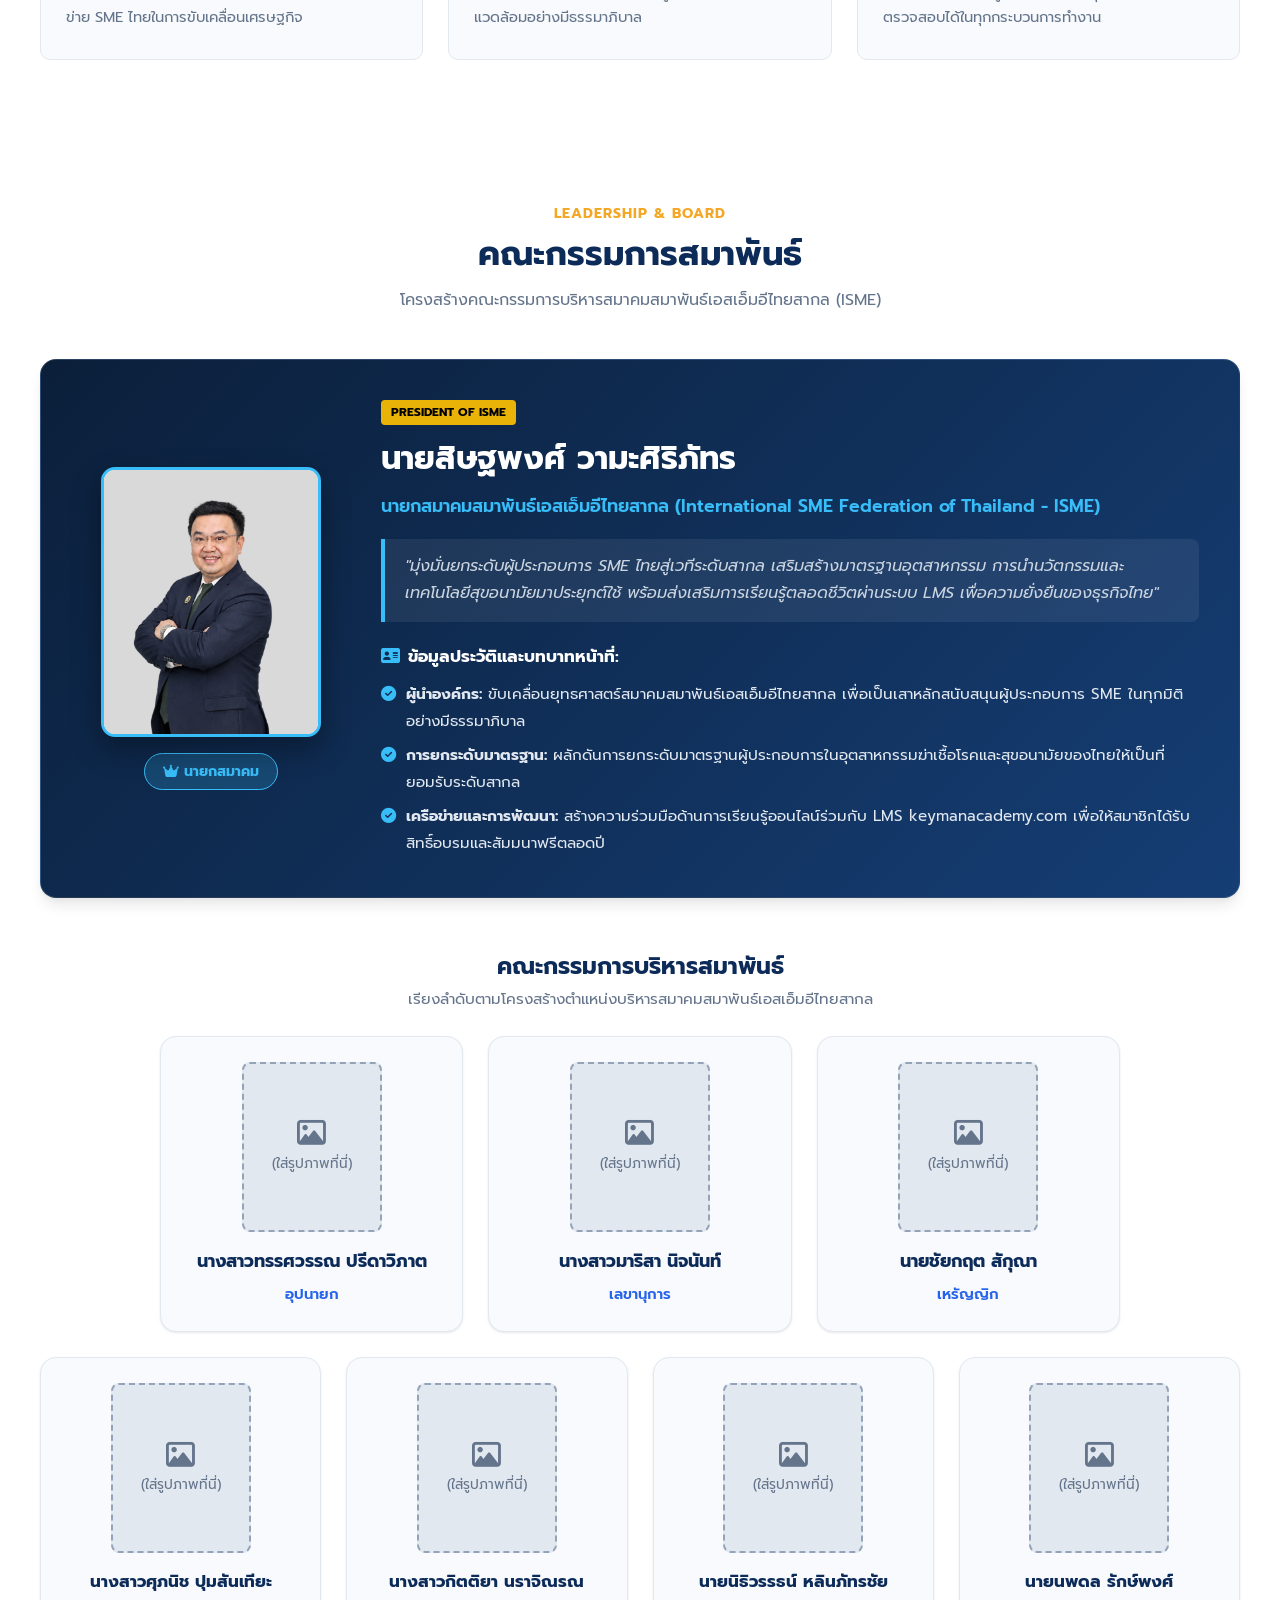
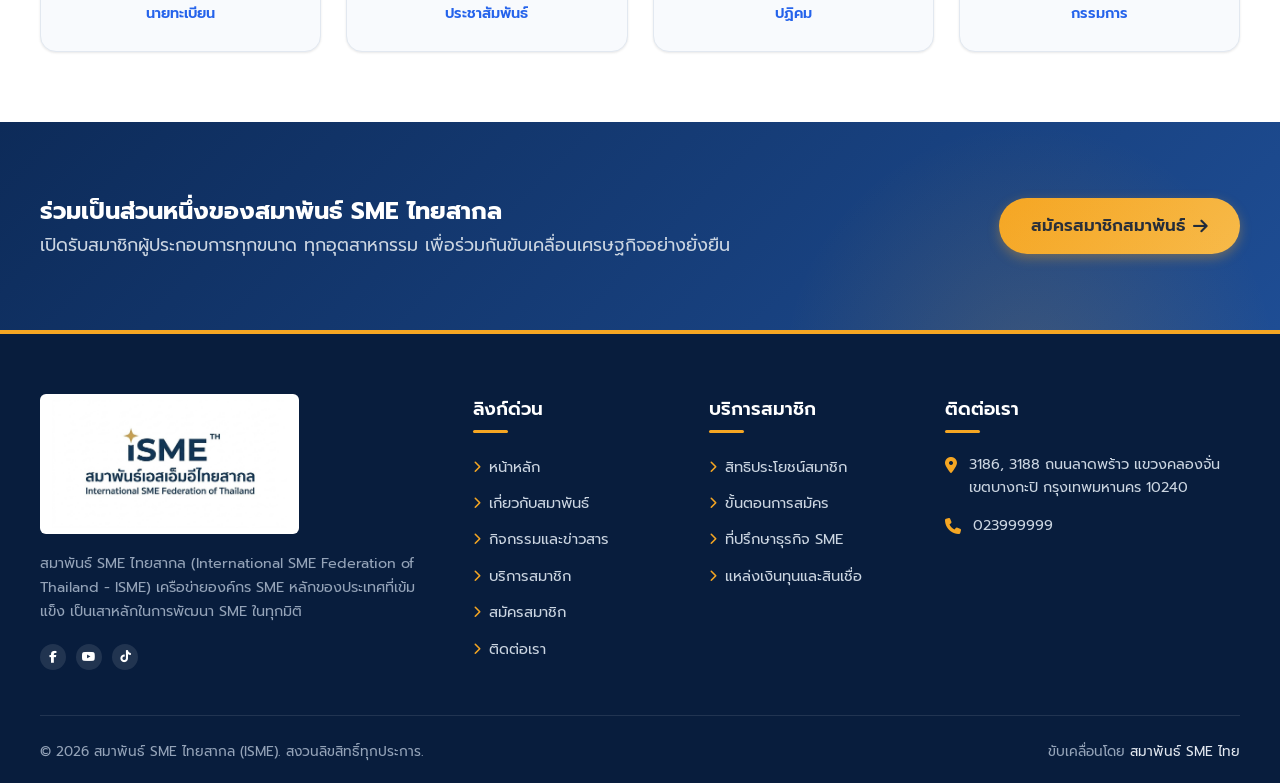
<file: about.html>
<!DOCTYPE html>
<!-- ==============================================================================
     [ ไฟล์หน้าเกี่ยวกับสมาพันธ์: about.html ]
     ชื่อหน้า: เกี่ยวกับสมาพันธ์ (About Us)
     คำอธิบาย: ประวัติความเป็นมา วิสัยทัศน์ พันธกิจ วัตถุประสงค์ 5 ด้าน ค่านิยม ENSURE
              และคณะกรรมการบริหาร สมาพันธ์ SME ไทยสากล (ISME)
     ============================================================================== -->
<html lang="th">

<head>
  <meta charset="UTF-8">
  <meta name="viewport" content="width=device-width, initial-scale=1.0">
  <title>เกี่ยวกับสมาพันธ์ | สมาพันธ์ SME ไทยสากล - ISME</title>
  <meta name="description"
    content="ทำความรู้จักสมาพันธ์เอสเอ็มอีไทย วิสัยทัศน์ พันธกิจ ค่านิยม ENSURE และวัตถุประสงค์ในการขับเคลื่อนผู้ประกอบการ SME ทั่วประเทศ">
  <link rel="icon" type="image/jpeg" href="assets/images/logo.jpg">

  <!-- Font Awesome Icons -->
  <link rel="stylesheet" href="https://cdnjs.cloudflare.com/ajax/libs/font-awesome/6.5.1/css/all.min.css">

  <!-- Main Stylesheet -->
  <link rel="stylesheet" href="assets/css/style.css">
</head>

<body>

  <!-- Main Navigation Header -->
  <header class="main-header">
    <div class="container">
      <nav class="navbar">
        <a href="index.html" class="brand-logo" title="สมาพันธ์ SME ไทยสากล">
          <img src="assets/images/logo.jpg" alt="ISME สมาพันธ์ SME ไทยสากล">
        </a>

        <ul class="nav-menu">
          <li><a href="index.html" class="nav-link"><i class="fa-solid fa-house"></i> หน้าหลัก</a></li>
          <li><a href="about.html" class="nav-link active"><i class="fa-solid fa-building-columns"></i>
              เกี่ยวกับสมาพันธ์</a></li>
          <li><a href="news.html" class="nav-link"><i class="fa-solid fa-newspaper"></i> กิจกรรมและข่าวสาร</a></li>
          <li><a href="services.html" class="nav-link"><i class="fa-solid fa-handshake-angle"></i> บริการสมาชิก</a></li>
          <li><a href="contact.html" class="nav-link"><i class="fa-solid fa-location-dot"></i> ติดต่อเรา</a></li>
        </ul>

        <div class="nav-actions">
          <a href="register.html" class="btn-primary">
            <span>สมัครสมาชิก</span>
            <i class="fa-solid fa-arrow-right"></i>
          </a>
          <button class="mobile-toggle" id="mobileMenuToggle" aria-label="เปิดเมนู">
            <i class="fa-solid fa-bars"></i>
          </button>
        </div>
      </nav>
    </div>
  </header>

  <!-- Mobile Drawer Menu -->
  <div class="mobile-menu-overlay" id="mobileOverlay"></div>
  <aside class="mobile-menu-drawer" id="mobileDrawer">
    <div class="drawer-header">
      <img src="assets/images/logo.jpg" alt="Logo" style="height: 44px;">
      <button class="drawer-close" id="mobileMenuClose"><i class="fa-solid fa-xmark"></i></button>
    </div>
    <ul class="drawer-nav">
      <li><a href="index.html" class="nav-link"><i class="fa-solid fa-house"></i> หน้าหลัก</a></li>
      <li><a href="about.html" class="nav-link active"><i class="fa-solid fa-building-columns"></i>
          เกี่ยวกับสมาพันธ์</a></li>
      <li><a href="news.html" class="nav-link"><i class="fa-solid fa-newspaper"></i> กิจกรรมและข่าวประชาสัมพันธ์</a>
      </li>
      <li><a href="services.html" class="nav-link"><i class="fa-solid fa-handshake-angle"></i>
          บริการสำหรับสมัครสมาชิก</a></li>
      <li><a href="contact.html" class="nav-link"><i class="fa-solid fa-location-dot"></i> ติดต่อเรา</a></li>
    </ul>
    <div class="drawer-footer">
      <a href="register.html" class="btn-primary" style="width: 100%; justify-content: center;">
        <span>สมัครสมาชิกสมาพันธ์</span>
        <i class="fa-solid fa-user-plus"></i>
      </a>
    </div>
  </aside>

  <!-- Inner Page Hero -->
  <section class="inner-page-hero">
    <div class="container">
      <div class="inner-hero-content">
        <span class="inner-hero-tag"><i class="fa-solid fa-building-columns"></i> ABOUT US</span>
        <h1 class="inner-hero-title">เกี่ยวกับสมาพันธ์ SME ไทยสากล</h1>
        <p class="inner-hero-subtitle">องค์กรภาคเอกชนที่ขับเคลื่อนผู้ประกอบการ SME ทั่วประเทศ
          เพื่อสร้างสังคมแห่งการเรียนรู้และการเติบโตอย่างยั่งยืนในยุคดิจิทัล</p>
        <div class="inner-breadcrumb">
          <a href="index.html"><i class="fa-solid fa-house"></i> หน้าหลัก</a>
          <i class="fa-solid fa-chevron-right" style="font-size: 0.7rem;"></i>
          <span>เกี่ยวกับสมาพันธ์</span>
        </div>
      </div>
    </div>
  </section>

  <!-- History & Who We Are -->
  <section class="section-padding">
    <div class="container">
      <div class="about-grid">
        <div class="about-content-box">
          <span class="section-tag">ความเป็นมาและบทบาท</span>
          <h2 class="section-title">สมาพันธ์ SME ไทยสากล คือใคร</h2>
          <p class="about-text">
            <strong>"สมาพันธ์ SME ไทยสากล คือเครือข่ายระดับชาติที่รวบรวมผู้ประกอบการ SME จากทั่วประเทศ"</strong>
            เพื่อสร้างความเข้มแข็งและยกระดับศักยภาพของธุรกิจขนาดกลางและขนาดย่อมไทย ผ่านการแบ่งปันความรู้
            การสร้างโอกาสทางธุรกิจ และการพัฒนาเครือข่ายความร่วมมือทั้งในและต่างประเทศ
          </p>
          <p class="about-text">
            เราให้บริการสมาชิกกว่า 15,000 รายในทั้ง 77 จังหวัดทั่วประเทศ ด้วยพันธกิจในการสนับสนุนการเติบโตอย่างยั่งยืน
            การนำเทคโนโลยีดิจิทัลและ AI มาใช้ และการสร้างสะพานเชื่อมโยงความร่วมมือระหว่างภาครัฐ ภาคเอกชน
            และสถาบันการศึกษา
          </p>
          <p class="about-text">
            สมาพันธ์ SME ไทยสากล มุ่งมั่นในการสร้างระบบนิเวศ (SME Ecosystem) ที่เอื้อต่อการดำเนินธุรกิจ
            ภายใต้หลักการทำงานที่โปร่งใส มีธรรมาภิบาล และตอบสนองต่อความต้องการของสมาชิกอย่างแท้จริง
          </p>
        </div>

        <div class="about-img-box">
          <img src="assets/images/about-intro.jpg" alt="สมาพันธ์ SME ไทยสากล คือใคร">
        </div>
      </div>
    </div>
  </section>

  <!-- Vision & Mission Banner -->
  <section class="section-padding" style="background: var(--grad-navy-dark); color: #ffffff;">
    <div class="container">
      <div class="section-header">
        <span class="section-tag" style="color: var(--accent);">VISION & MISSION</span>
        <h2 class="section-title" style="color: #ffffff;">วิสัยทัศน์และพันธกิจ</h2>
        <p class="section-desc" style="color: #cbd5e1;">ทิศทางและเป้าหมายเชิงยุทธศาสตร์เพื่อการพัฒนาเศรษฐกิจ
        </p>
      </div>

      <div style="display: grid; grid-template-columns: 1fr 1fr; gap: 30px;">
        <!-- Vision -->
        <div
          style="background: rgba(255, 255, 255, 0.06); border: 1px solid rgba(255, 255, 255, 0.12); padding: 35px; border-radius: var(--radius-md); border-top: 4px solid var(--accent);">
          <div style="display: flex; align-items: center; gap: 15px; margin-bottom: 20px;">
            <div
              style="width: 50px; height: 50px; border-radius: 50%; background: var(--accent); color: var(--primary-dark); display: flex; align-items: center; justify-content: center; font-size: 1.4rem;">
              <i class="fa-solid fa-eye"></i>
            </div>
            <h3 style="font-size: 1.45rem; font-weight: 700; color: #ffffff;">วิสัยทัศน์ (Vision)</h3>
          </div>
          <p style="font-size: 1.05rem; line-height: 1.7; color: #e2e8f0;">
            "เป็นเครือข่ายองค์กร SME ที่เข้มแข็ง เป็นเสาหลักในการพัฒนา SME ในทุกมิติ
            และสามารถร่วมมือได้กับทุกภาคส่วน เพื่อร่วมกันขับเคลื่อนเศรษฐกิจอย่างยั่งยืน"
          </p>
        </div>

        <!-- Mission -->
        <div
          style="background: rgba(255, 255, 255, 0.06); border: 1px solid rgba(255, 255, 255, 0.12); padding: 35px; border-radius: var(--radius-md); border-top: 4px solid #38bdf8;">
          <div style="display: flex; align-items: center; gap: 15px; margin-bottom: 20px;">
            <div
              style="width: 50px; height: 50px; border-radius: 50%; background: #38bdf8; color: var(--primary-dark); display: flex; align-items: center; justify-content: center; font-size: 1.4rem;">
              <i class="fa-solid fa-bullseye"></i>
            </div>
            <h3 style="font-size: 1.45rem; font-weight: 700; color: #ffffff;">พันธกิจ (Mission)</h3>
          </div>
          <ul style="display: flex; flex-direction: column; gap: 12px; color: #e2e8f0; font-size: 0.98rem;">
            <li style="display: flex; align-items: flex-start; gap: 10px;">
              <i class="fa-solid fa-circle-check" style="color: #38bdf8; margin-top: 4px;"></i>
              <span>สร้างโอกาสในการเข้าถึงแหล่งเงินทุน องค์ความรู้ และเทคโนโลยีที่ทันสมัย</span>
            </li>
            <li style="display: flex; align-items: flex-start; gap: 10px;">
              <i class="fa-solid fa-circle-check" style="color: #38bdf8; margin-top: 4px;"></i>
              <span>พัฒนาเครือข่ายความร่วมมือทั้งในระดับจังหวัด ระดับประเทศ และระดับสากล</span>
            </li>
            <li style="display: flex; align-items: flex-start; gap: 10px;">
              <i class="fa-solid fa-circle-check" style="color: #38bdf8; margin-top: 4px;"></i>
              <span>สะท้อนปัญหาและข้อเสนอแนะเชิงนโยบายเพื่อประโยชน์สูงสุดของผู้ประกอบการ SME</span>
            </li>
            <li style="display: flex; align-items: flex-start; gap: 10px;">
              <i class="fa-solid fa-circle-check" style="color: #38bdf8; margin-top: 4px;"></i>
              <span>ส่งเสริมการดำเนินธุรกิจอย่างมีธรรมาภิบาลและความรับผิดชอบต่อสิ่งแวดล้อม (ESG)</span>
            </li>
          </ul>
        </div>
      </div>
    </div>
  </section>

  <!-- 5 Objectives Section -->
  <section class="section-padding">
    <div class="container">
      <div class="section-header">
        <span class="section-tag">OBJECTIVES</span>
        <h2 class="section-title">วัตถุประสงค์ 5 ด้านของสมาพันธ์</h2>
        <p class="section-desc">กรอบการดำเนินงานหลักที่สมาพันธ์เอสเอ็มอีไทยมุ่งมั่นขับเคลื่อน</p>
      </div>

      <div class="objectives-grid">
        <div class="objective-card">
          <span class="objective-badge">01. SME Ecosystem</span>
          <h3 class="objective-title">เป็นศูนย์กลางความร่วมมือผู้ประกอบการ SME</h3>
          <p class="objective-desc">สร้างระบบนิเวศทางธุรกิจที่สมบูรณ์ สนับสนุนการแลกเปลี่ยนเรียนรู้ การจับคู่ธุรกิจ
            และการสร้างโอกาสเติบโตร่วมกันอย่างเป็นรูปธรรม</p>
        </div>

        <div class="objective-card">
          <span class="objective-badge">02. Voice of SME</span>
          <h3 class="objective-title">เป็นกระบอกเสียงให้ผู้ประกอบการ SME ทั่วประเทศ</h3>
          <p class="objective-desc">สะท้อนปัญหา ข้อเรียกร้อง และข้อเสนอแนะเชิงนโยบายแก่ภาครัฐ
            เพื่อผลักดันมาตรการช่วยเหลือและส่งเสริม SME อย่างตรงจุดและทันท่วงที</p>
        </div>

        <div class="objective-card">
          <span class="objective-badge">03. Connectivity</span>
          <h3 class="objective-title">พัฒนาเครือข่ายและส่งเสริมความร่วมมือภาครัฐ-เอกชน</h3>
          <p class="objective-desc">สร้างสะพานเชื่อมต่อสิทธิประโยชน์ ทุนสนับสนุน แหล่งเงินกู้ดอกเบี้ยพิเศษ
            และช่องทางการตลาดทั้งในประเทศและต่างประเทศ</p>
        </div>

        <div class="objective-card">
          <span class="objective-badge">04. Innovation</span>
          <h3 class="objective-title">ยกระดับศักยภาพธุรกิจ SME ให้เข้มแข็งและยั่งยืน</h3>
          <p class="objective-desc">ส่งเสริมนวัตกรรม เทคโนโลยีดิจิทัล ปัญญาประดิษฐ์ (AI) และแนวคิดความยั่งยืน (ESG / BCG
            Model) เพื่อเพิ่มขีดความสามารถการแข่งขัน</p>
        </div>

        <div class="objective-card" style="grid-column: span 2;">
          <span class="objective-badge">05. Good Governance</span>
          <h3 class="objective-title">ยึดมั่นหลักธรรมาภิบาลและภาพลักษณ์ที่ดีต่อสังคม</h3>
          <p class="objective-desc">บริหารจัดการองค์กรด้วยความโปร่งใส ตรวจสอบได้
            เป็นองค์กรวิชาชีพที่ได้รับความไว้วางใจจากสมาชิก คู่ค้า ภาครัฐ และสาธารณชน</p>
        </div>
      </div>
    </div>
  </section>

  <!-- ENSURE Values Section -->
  <section class="section-padding ensure-section" style="background: #ffffff;">
    <div class="container">
      <div class="section-header">
        <span class="section-tag">CORE VALUES</span>
        <h2 class="section-title">ค่านิยมองค์กร "ENSURE"</h2>
        <p class="section-desc">หัวใจสำคัญของการทำงานร่วมกันในเครือข่ายสมาพันธ์ SME ไทยสากล</p>
      </div>

      <div class="ensure-grid">
        <div class="ensure-card">
          <div class="ensure-letter-badge">E</div>
          <h3 class="ensure-title">Enhancement</h3>
          <div class="ensure-subtitle">การยกระดับและพัฒนา</div>
          <p class="ensure-desc">มุ่งมั่นพัฒนาศักยภาพผู้ประกอบการ SME ให้มีความเข้มแข็งและเติบโตอย่างยั่งยืนในยุคดิจิทัล
          </p>
        </div>

        <div class="ensure-card">
          <div class="ensure-letter-badge">N</div>
          <h3 class="ensure-title">Networking</h3>
          <div class="ensure-subtitle">การสร้างเครือข่าย</div>
          <p class="ensure-desc">เชื่อมโยงความร่วมมือระหว่างสมาชิก ภาครัฐ ภาคเอกชน และสถาบันการศึกษาทั้งในและต่างประเทศ
          </p>
        </div>

        <div class="ensure-card">
          <div class="ensure-letter-badge">S</div>
          <h3 class="ensure-title">Sacrifice</h3>
          <div class="ensure-subtitle">ความเสียสละ</div>
          <p class="ensure-desc">เสียสละเวลา ทุ่มเทแรงกายและใจเพื่อประโยชน์สุขส่วนรวมของผู้ประกอบการ SME ไทย</p>
        </div>

        <div class="ensure-card">
          <div class="ensure-letter-badge">U</div>
          <h3 class="ensure-title">Unity</h3>
          <div class="ensure-subtitle">ความเป็นหนึ่งเดียว</div>
          <p class="ensure-desc">รวมพลังสร้างความสามัคคีและเป็นเอกภาพของเครือข่าย SME ไทยในการขับเคลื่อนเศรษฐกิจ</p>
        </div>

        <div class="ensure-card">
          <div class="ensure-letter-badge">R</div>
          <h3 class="ensure-title">Responsibility</h3>
          <div class="ensure-subtitle">ความรับผิดชอบ</div>
          <p class="ensure-desc">รับผิดชอบต่อหน้าที่ ต่อสมาชิก คู่ค้า สังคม และสิ่งแวดล้อมอย่างมีธรรมาภิบาล</p>
        </div>

        <div class="ensure-card">
          <div class="ensure-letter-badge">E</div>
          <h3 class="ensure-title">Ethics</h3>
          <div class="ensure-subtitle">จริยธรรมและคุณธรรม</div>
          <p class="ensure-desc">ยึดมั่นในหลักความถูกต้อง ซื่อสัตย์สุจริต โปร่งใส และตรวจสอบได้ในทุกกระบวนการทำงาน</p>
        </div>
      </div>
    </div>
  </section>

  <!-- Board Members Section -->
  <section class="section-padding" style="background: #ffffff;">
    <div class="container">
      <div class="section-header">
        <span class="section-tag">LEADERSHIP & BOARD</span>
        <h2 class="section-title">คณะกรรมการสมาพันธ์</h2>
        <p class="section-desc">โครงสร้างคณะกรรมการบริหารสมาคมสมาพันธ์เอสเอ็มอีไทยสากล (ISME)</p>
      </div>

      <!-- President Featured Card (นายกสมาพันธ์ ไว้บนสุดพร้อมรูปและประวัติ) -->
      <div class="president-feature-card" style="background: linear-gradient(135deg, #0b1f3a 0%, #153e75 100%); border-radius: var(--radius-lg); padding: 40px; color: #ffffff; margin-bottom: 50px; box-shadow: var(--shadow-lg); border: 1px solid rgba(255,255,255,0.12); display: flex; flex-wrap: wrap; gap: 40px; align-items: center;">
        <div style="flex: 0 0 260px; text-align: center; margin: 0 auto;">
          <div style="width: 220px; height: 270px; margin: 0 auto; background: #ffffff; border: 3px solid #38bdf8; border-radius: 14px; overflow: hidden; position: relative; box-shadow: 0 12px 28px rgba(0,0,0,0.35);">
            <img src="assets/images/president.png" alt="นายสิษฐพงศ์ วามะศิริภัทร นายกสมาคมสมาพันธ์เอสเอ็มอีไทยสากล" style="width: 100%; height: 100%; object-fit: cover; object-position: center 15%;">
          </div>
          <div style="margin-top: 16px; display: inline-block; background: rgba(56, 189, 248, 0.2); border: 1px solid #38bdf8; color: #38bdf8; padding: 6px 18px; border-radius: 20px; font-size: 0.88rem; font-weight: 700;">
            <i class="fa-solid fa-crown"></i> นายกสมาคม
          </div>
        </div>
        
        <div style="flex: 1 1 400px;">
          <div style="display: flex; align-items: center; gap: 10px; margin-bottom: 8px;">
            <span style="background: #eab308; color: #000; font-size: 0.75rem; font-weight: 700; padding: 3px 10px; border-radius: 4px; text-transform: uppercase;">President of ISME</span>
          </div>
          <h3 style="font-size: 2rem; font-weight: 700; color: #ffffff; margin-bottom: 6px;">นายสิษฐพงศ์ วามะศิริภัทร</h3>
          <div style="font-size: 1.1rem; color: #38bdf8; font-weight: 600; margin-bottom: 18px;">
            นายกสมาคมสมาพันธ์เอสเอ็มอีไทยสากล (International SME Federation of Thailand - ISME)
          </div>
          
          <div style="background: rgba(255, 255, 255, 0.07); border-left: 4px solid #38bdf8; padding: 14px 20px; border-radius: 0 8px 8px 0; margin-bottom: 20px; font-style: italic; color: #cbd5e1; line-height: 1.7;">
            "มุ่งมั่นยกระดับผู้ประกอบการ SME ไทยสู่เวทีระดับสากล เสริมสร้างมาตรฐานอุตสาหกรรม การนำนวัตกรรมและเทคโนโลยีสุขอนามัยมาประยุกต์ใช้ พร้อมส่งเสริมการเรียนรู้ตลอดชีวิตผ่านระบบ LMS เพื่อความยั่งยืนของธุรกิจไทย"
          </div>
          
          <div style="color: #e2e8f0; line-height: 1.75; font-size: 0.95rem;">
            <h4 style="color: #ffffff; font-size: 1.05rem; font-weight: 700; margin-bottom: 10px; display: flex; align-items: center; gap: 8px;">
              <i class="fa-solid fa-address-card" style="color: #38bdf8;"></i> ข้อมูลประวัติและบทบาทหน้าที่:
            </h4>
            <ul style="list-style: none; padding: 0; margin: 0; display: flex; flex-direction: column; gap: 8px;">
              <li style="display: flex; align-items: flex-start; gap: 10px;">
                <i class="fa-solid fa-circle-check" style="color: #38bdf8; margin-top: 5px;"></i>
                <span><strong>ผู้นำองค์กร:</strong> ขับเคลื่อนยุทธศาสตร์สมาคมสมาพันธ์เอสเอ็มอีไทยสากล เพื่อเป็นเสาหลักสนับสนุนผู้ประกอบการ SME ในทุกมิติอย่างมีธรรมาภิบาล</span>
              </li>
              <li style="display: flex; align-items: flex-start; gap: 10px;">
                <i class="fa-solid fa-circle-check" style="color: #38bdf8; margin-top: 5px;"></i>
                <span><strong>การยกระดับมาตรฐาน:</strong> ผลักดันการยกระดับมาตรฐานผู้ประกอบการในอุตสาหกรรมฆ่าเชื้อโรคและสุขอนามัยของไทยให้เป็นที่ยอมรับระดับสากล</span>
              </li>
              <li style="display: flex; align-items: flex-start; gap: 10px;">
                <i class="fa-solid fa-circle-check" style="color: #38bdf8; margin-top: 5px;"></i>
                <span><strong>เครือข่ายและการพัฒนา:</strong> สร้างความร่วมมือด้านการเรียนรู้ออนไลน์ร่วมกับ LMS keymanacademy.com เพื่อให้สมาชิกได้รับสิทธิ์อบรมและสัมมนาฟรีตลอดปี</span>
              </li>
            </ul>
          </div>
        </div>
      </div>

      <!-- Committee Header -->
      <div style="margin-bottom: 25px; text-align: center;">
        <h3 style="font-size: 1.45rem; font-weight: 700; color: var(--primary);">คณะกรรมการบริหารสมาพันธ์</h3>
        <p style="font-size: 0.95rem; color: var(--text-muted);">เรียงลำดับตามโครงสร้างตำแหน่งบริหารสมาคมสมาพันธ์เอสเอ็มอีไทยสากล</p>
      </div>

      <!-- Committee Grid (Row 1: 3 Members, Row 2: 4 Members, No Order Numbers) -->
      <!-- Row 1: 3 Members -->
      <div
        style="display: grid; grid-template-columns: repeat(auto-fit, minmax(240px, 1fr)); gap: 25px; text-align: center; margin-bottom: 25px; max-width: 960px; margin-left: auto; margin-right: auto;">
        <!-- 1. อุปนายก -->
        <div
          style="background: #f8fafd; border-radius: var(--radius-lg); padding: 25px; box-shadow: var(--shadow-sm); border: 1px solid var(--border-color); transition: transform 0.2s;" onmouseover="this.style.transform='translateY(-4px)'" onmouseout="this.style.transform='none'">
          <div
            style="width: 140px; height: 170px; margin: 0 auto 15px auto; background: #e2e8f0; border: 2px dashed #94a3b8; border-radius: 8px; display: flex; flex-direction: column; align-items: center; justify-content: center; color: #64748b; font-size: 0.85rem;">
            <i class="fa-regular fa-image" style="font-size: 1.8rem; margin-bottom: 6px;"></i>
            <span>(ใส่รูปภาพที่นี่)</span>
          </div>
          <h4 style="font-size: 1.1rem; font-weight: 700; color: var(--primary); margin-bottom: 6px;">นางสาวทรรศวรรณ ปรีดาวิภาต</h4>
          <p style="font-size: 0.92rem; color: #2563eb; font-weight: 600;">อุปนายก</p>
        </div>

        <!-- 2. เลขานุการ -->
        <div
          style="background: #f8fafd; border-radius: var(--radius-lg); padding: 25px; box-shadow: var(--shadow-sm); border: 1px solid var(--border-color); transition: transform 0.2s;" onmouseover="this.style.transform='translateY(-4px)'" onmouseout="this.style.transform='none'">
          <div
            style="width: 140px; height: 170px; margin: 0 auto 15px auto; background: #e2e8f0; border: 2px dashed #94a3b8; border-radius: 8px; display: flex; flex-direction: column; align-items: center; justify-content: center; color: #64748b; font-size: 0.85rem;">
            <i class="fa-regular fa-image" style="font-size: 1.8rem; margin-bottom: 6px;"></i>
            <span>(ใส่รูปภาพที่นี่)</span>
          </div>
          <h4 style="font-size: 1.1rem; font-weight: 700; color: var(--primary); margin-bottom: 6px;">นางสาวมาริสา นิจนันท์</h4>
          <p style="font-size: 0.92rem; color: #2563eb; font-weight: 600;">เลขานุการ</p>
        </div>

        <!-- 3. เหรัญญิก -->
        <div
          style="background: #f8fafd; border-radius: var(--radius-lg); padding: 25px; box-shadow: var(--shadow-sm); border: 1px solid var(--border-color); transition: transform 0.2s;" onmouseover="this.style.transform='translateY(-4px)'" onmouseout="this.style.transform='none'">
          <div
            style="width: 140px; height: 170px; margin: 0 auto 15px auto; background: #e2e8f0; border: 2px dashed #94a3b8; border-radius: 8px; display: flex; flex-direction: column; align-items: center; justify-content: center; color: #64748b; font-size: 0.85rem;">
            <i class="fa-regular fa-image" style="font-size: 1.8rem; margin-bottom: 6px;"></i>
            <span>(ใส่รูปภาพที่นี่)</span>
          </div>
          <h4 style="font-size: 1.1rem; font-weight: 700; color: var(--primary); margin-bottom: 6px;">นายชัยกฤต สักุณา</h4>
          <p style="font-size: 0.92rem; color: #2563eb; font-weight: 600;">เหรัญญิก</p>
        </div>
      </div>

      <!-- Row 2: 4 Members -->
      <div
        style="display: grid; grid-template-columns: repeat(auto-fit, minmax(210px, 1fr)); gap: 25px; text-align: center;">
        <!-- 4. นายทะเบียน -->
        <div
          style="background: #f8fafd; border-radius: var(--radius-lg); padding: 25px; box-shadow: var(--shadow-sm); border: 1px solid var(--border-color); transition: transform 0.2s;" onmouseover="this.style.transform='translateY(-4px)'" onmouseout="this.style.transform='none'">
          <div
            style="width: 140px; height: 170px; margin: 0 auto 15px auto; background: #e2e8f0; border: 2px dashed #94a3b8; border-radius: 8px; display: flex; flex-direction: column; align-items: center; justify-content: center; color: #64748b; font-size: 0.85rem;">
            <i class="fa-regular fa-image" style="font-size: 1.8rem; margin-bottom: 6px;"></i>
            <span>(ใส่รูปภาพที่นี่)</span>
          </div>
          <h4 style="font-size: 1.05rem; font-weight: 700; color: var(--primary); margin-bottom: 6px;">นางสาวศุภนิช ปุมสันเทียะ</h4>
          <p style="font-size: 0.9rem; color: #2563eb; font-weight: 600;">นายทะเบียน</p>
        </div>

        <!-- 5. ประชาสัมพันธ์ -->
        <div
          style="background: #f8fafd; border-radius: var(--radius-lg); padding: 25px; box-shadow: var(--shadow-sm); border: 1px solid var(--border-color); transition: transform 0.2s;" onmouseover="this.style.transform='translateY(-4px)'" onmouseout="this.style.transform='none'">
          <div
            style="width: 140px; height: 170px; margin: 0 auto 15px auto; background: #e2e8f0; border: 2px dashed #94a3b8; border-radius: 8px; display: flex; flex-direction: column; align-items: center; justify-content: center; color: #64748b; font-size: 0.85rem;">
            <i class="fa-regular fa-image" style="font-size: 1.8rem; margin-bottom: 6px;"></i>
            <span>(ใส่รูปภาพที่นี่)</span>
          </div>
          <h4 style="font-size: 1.05rem; font-weight: 700; color: var(--primary); margin-bottom: 6px;">นางสาวกิตติยา นราจิณรณ</h4>
          <p style="font-size: 0.9rem; color: #2563eb; font-weight: 600;">ประชาสัมพันธ์</p>
        </div>

        <!-- 6. ปฏิคม -->
        <div
          style="background: #f8fafd; border-radius: var(--radius-lg); padding: 25px; box-shadow: var(--shadow-sm); border: 1px solid var(--border-color); transition: transform 0.2s;" onmouseover="this.style.transform='translateY(-4px)'" onmouseout="this.style.transform='none'">
          <div
            style="width: 140px; height: 170px; margin: 0 auto 15px auto; background: #e2e8f0; border: 2px dashed #94a3b8; border-radius: 8px; display: flex; flex-direction: column; align-items: center; justify-content: center; color: #64748b; font-size: 0.85rem;">
            <i class="fa-regular fa-image" style="font-size: 1.8rem; margin-bottom: 6px;"></i>
            <span>(ใส่รูปภาพที่นี่)</span>
          </div>
          <h4 style="font-size: 1.05rem; font-weight: 700; color: var(--primary); margin-bottom: 6px;">นายนิธิวรรธน์ หลินภัทรชัย</h4>
          <p style="font-size: 0.9rem; color: #2563eb; font-weight: 600;">ปฏิคม</p>
        </div>

        <!-- 7. กรรมการ -->
        <div
          style="background: #f8fafd; border-radius: var(--radius-lg); padding: 25px; box-shadow: var(--shadow-sm); border: 1px solid var(--border-color); transition: transform 0.2s;" onmouseover="this.style.transform='translateY(-4px)'" onmouseout="this.style.transform='none'">
          <div
            style="width: 140px; height: 170px; margin: 0 auto 15px auto; background: #e2e8f0; border: 2px dashed #94a3b8; border-radius: 8px; display: flex; flex-direction: column; align-items: center; justify-content: center; color: #64748b; font-size: 0.85rem;">
            <i class="fa-regular fa-image" style="font-size: 1.8rem; margin-bottom: 6px;"></i>
            <span>(ใส่รูปภาพที่นี่)</span>
          </div>
          <h4 style="font-size: 1.05rem; font-weight: 700; color: var(--primary); margin-bottom: 6px;">นายนพดล รักษ์พงศ์</h4>
          <p style="font-size: 0.9rem; color: #2563eb; font-weight: 600;">กรรมการ</p>
        </div>
      </div>
    </div>
  </section>

  <!-- Call to Action Banner -->

  <section class="cta-banner-section">
    <div class="container">
      <div class="cta-box">
        <div class="cta-content">
          <h1>ร่วมเป็นส่วนหนึ่งของสมาพันธ์ SME ไทยสากล</h1>
          <p>เปิดรับสมาชิกผู้ประกอบการทุกขนาด ทุกอุตสาหกรรม เพื่อร่วมกันขับเคลื่อนเศรษฐกิจอย่างยั่งยืน</p>
        </div>
        <div class="cta-actions">
          <a href="register.html" class="btn-primary" style="padding: 14px 32px; font-size: 1.05rem;">
            <span>สมัครสมาชิกสมาพันธ์</span>
            <i class="fa-solid fa-arrow-right"></i>
          </a>
        </div>
      </div>
    </div>
  </section>

  <!-- Footer -->
  <footer class="main-footer">
    <div class="container">
      <div class="footer-grid">
        <div class="footer-col-brand">
          <img src="assets/images/logo.jpg" alt="Logo">
          <p class="footer-desc">
            สมาพันธ์ SME ไทยสากล (International SME Federation of Thailand - ISME) เครือข่ายองค์กร SME
            หลักของประเทศที่เข้มแข็ง เป็นเสาหลักในการพัฒนา SME ในทุกมิติ
          </p>
          <div class="top-bar-social" style="justify-content: flex-start;">
            <a href="https://www.facebook.com/thaismefederation" target="_blank"><i
                class="fa-brands fa-facebook-f"></i></a>

            <a href="https://www.youtube.com/@smethai" target="_blank"><i class="fa-brands fa-youtube"></i></a>
            <a href="https://www.tiktok.com/@smethai" target="_blank"><i class="fa-brands fa-tiktok"></i></a>
          </div>
        </div>

        <div>
          <h4 class="footer-title">ลิงก์ด่วน</h4>
          <ul class="footer-links">
            <li><a href="index.html"><i class="fa-solid fa-chevron-right"></i> หน้าหลัก</a></li>
            <li><a href="about.html"><i class="fa-solid fa-chevron-right"></i> เกี่ยวกับสมาพันธ์</a></li>
            <li><a href="news.html"><i class="fa-solid fa-chevron-right"></i> กิจกรรมและข่าวสาร</a></li>
            <li><a href="services.html"><i class="fa-solid fa-chevron-right"></i> บริการสมาชิก</a></li>
            <li><a href="register.html"><i class="fa-solid fa-chevron-right"></i> สมัครสมาชิก</a></li>
            <li><a href="contact.html"><i class="fa-solid fa-chevron-right"></i> ติดต่อเรา</a></li>
          </ul>
        </div>

        <div>
          <h4 class="footer-title">บริการสมาชิก</h4>
          <ul class="footer-links">
            <li><a href="services.html"><i class="fa-solid fa-chevron-right"></i> สิทธิประโยชน์สมาชิก</a></li>
            <li><a href="services.html"><i class="fa-solid fa-chevron-right"></i> ขั้นตอนการสมัคร</a></li>
            <li><a href="services.html"><i class="fa-solid fa-chevron-right"></i> ที่ปรึกษาธุรกิจ SME</a></li>
            <li><a href="services.html"><i class="fa-solid fa-chevron-right"></i> แหล่งเงินทุนและสินเชื่อ</a></li>
          </ul>
        </div>

        <div>
          <h4 class="footer-title">ติดต่อเรา</h4>
          <div class="footer-contact-item">
            <i class="fa-solid fa-location-dot"></i>
            <span>3186, 3188 ถนนลาดพร้าว แขวงคลองจั่น เขตบางกะปิ กรุงเทพมหานคร 10240</span>
          </div>
          <div class="footer-contact-item">
            <i class="fa-solid fa-phone"></i>
            <span>023999999</span>
          </div>

        </div>
      </div>

      <div class="footer-bottom">
        <div>&copy; 2026 สมาพันธ์ SME ไทยสากล (ISME). สงวนลิขสิทธิ์ทุกประการ.</div>
        <div>ขับเคลื่อนโดย <a href="https://smethai.or.th/" target="_blank">สมาพันธ์ SME ไทย</a></div>
      </div>
    </div>
  </footer>

  <!-- Floating Action Buttons -->
  <div class="floating-actions">

    <button class="float-btn float-btn-top" id="backToTopBtn" title="กลับขึ้นด้านบน">
      <i class="fa-solid fa-arrow-up"></i>
    </button>
  </div>

  <script src="assets/js/database.js"></script>
  <script src="assets/js/main.js"></script>
</body>

</html>
</file>
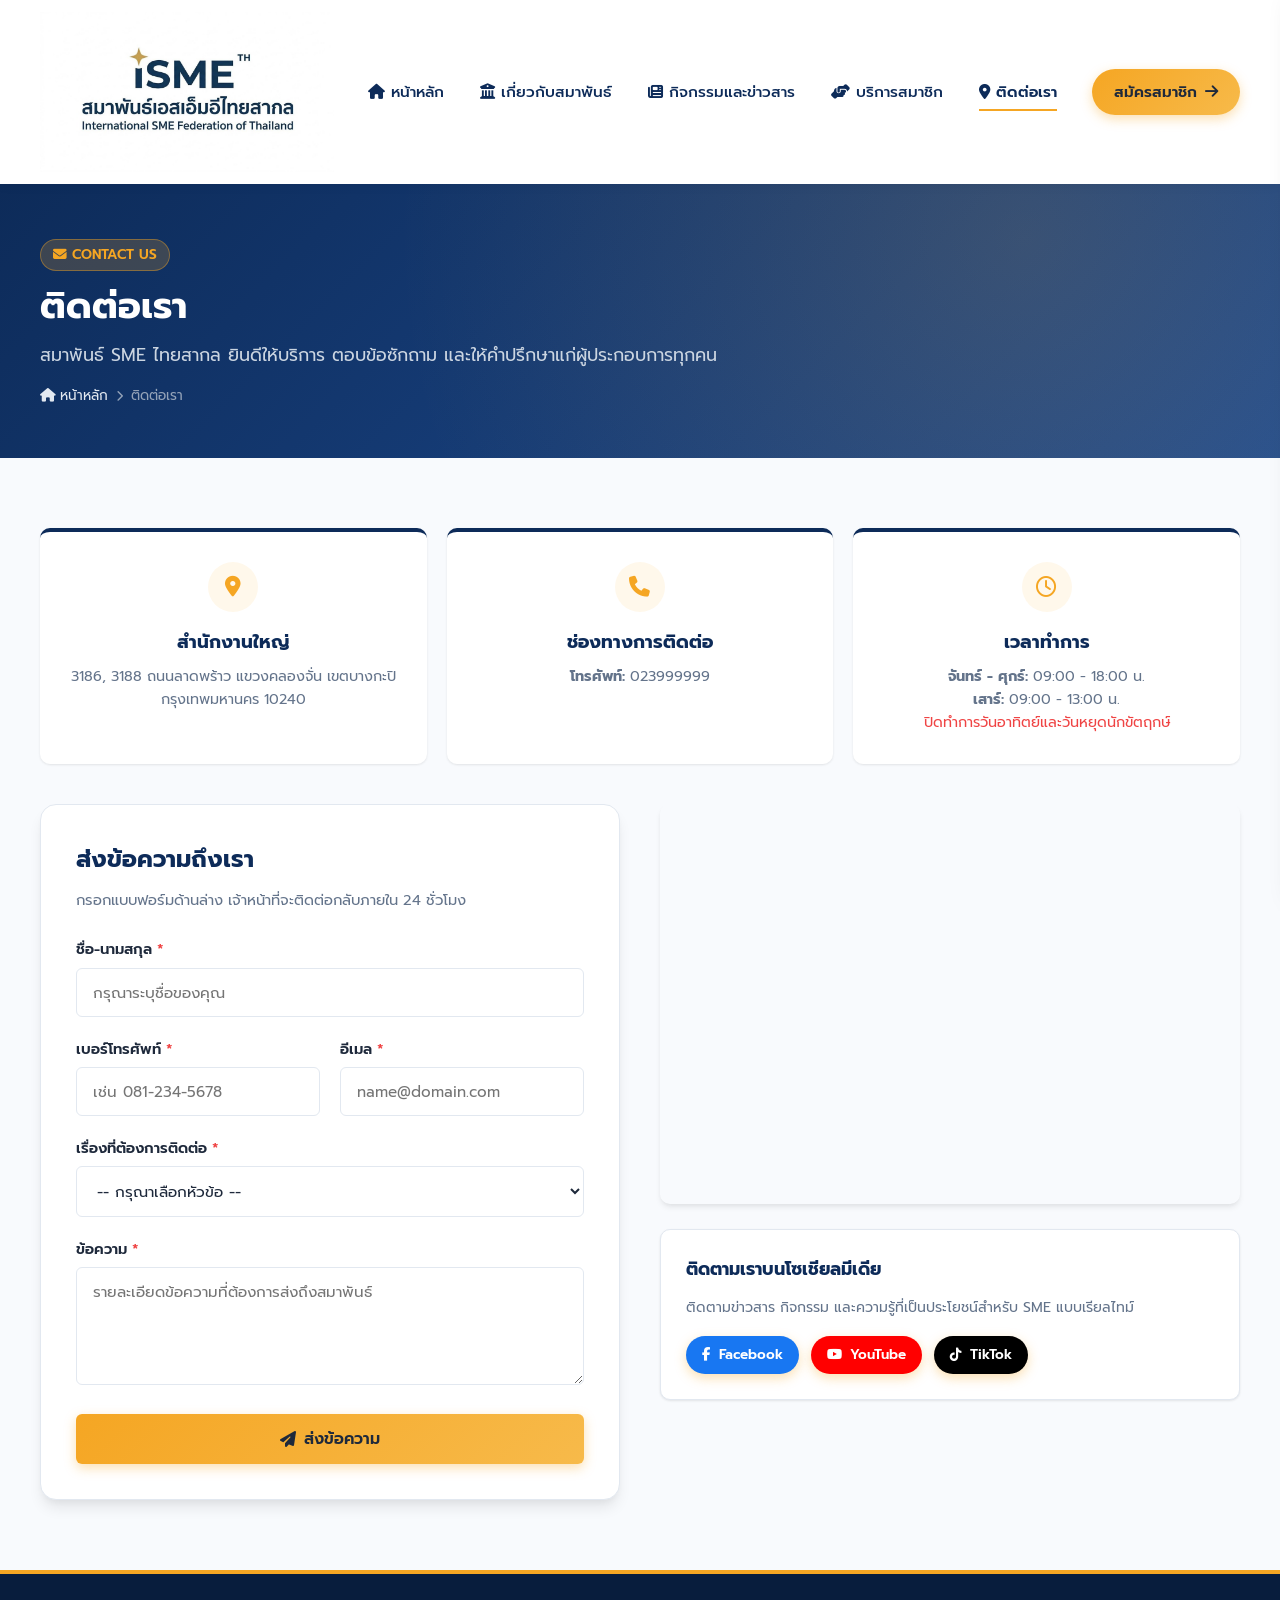
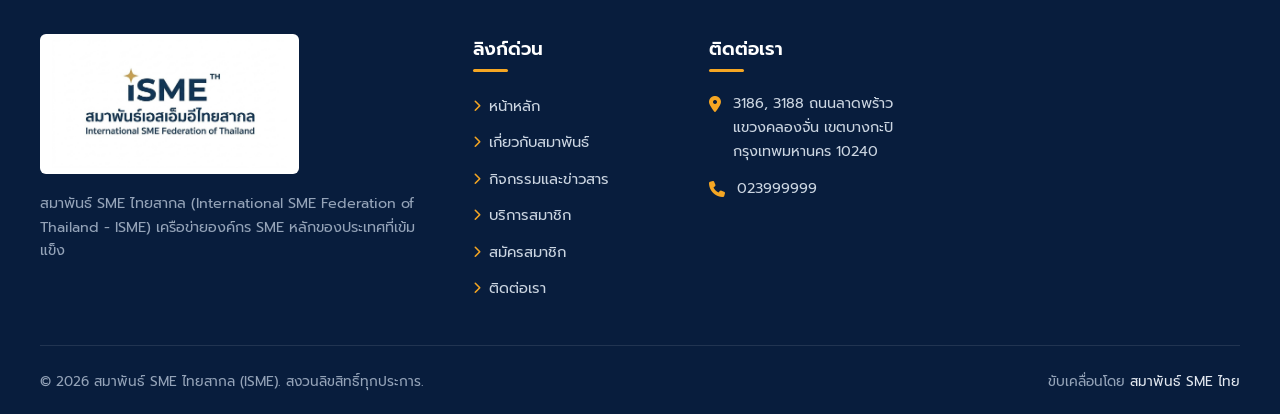
<file: contact.html>
<!DOCTYPE html>
<!-- ==============================================================================
     [ ไฟล์หน้าติดต่อเรา: contact.html ]
     ชื่อหน้า: ติดต่อเรา (Contact Us)
     คำอธิบาย: ข้อมูลการติดต่อ แผนที่ตั้งสำนักงานใหญ่ แบบฟอร์มส่งข้อความ
              และศูนย์ประสานงานภูมิภาค สมาพันธ์ SME ไทยสากล (ISME)
     ============================================================================== -->
<html lang="th">

<head>
  <meta charset="UTF-8">
  <meta name="viewport" content="width=device-width, initial-scale=1.0">
  <title>ติดต่อเรา | สมาพันธ์ SME ไทยสากล - ISME</title>
  <meta name="description"
    content="ช่องทางการติดต่อสมาพันธ์ SME ไทยสากล ที่อยู่สำนักงานใหญ่ แผนที่ เบอร์โทร อีเมล Line OA และศูนย์ประสานงานประจำภูมิภาค">
  <link rel="icon" type="image/jpeg" href="assets/images/logo.jpg">

  <link rel="stylesheet" href="https://cdnjs.cloudflare.com/ajax/libs/font-awesome/6.5.1/css/all.min.css">
  <link rel="stylesheet" href="assets/css/style.css">
</head>

<body>

  <!-- Main Navigation Header -->
  <header class="main-header">
    <div class="container">
      <nav class="navbar">
        <a href="index.html" class="brand-logo" title="สมาพันธ์ SME ไทยสากล">
          <img src="assets/images/logo.jpg" alt="ISME สมาพันธ์ SME ไทยสากล">
        </a>

        <ul class="nav-menu">
          <li><a href="index.html" class="nav-link"><i class="fa-solid fa-house"></i> หน้าหลัก</a></li>
          <li><a href="about.html" class="nav-link"><i class="fa-solid fa-building-columns"></i> เกี่ยวกับสมาพันธ์</a>
          </li>
          <li><a href="news.html" class="nav-link"><i class="fa-solid fa-newspaper"></i> กิจกรรมและข่าวสาร</a></li>
          <li><a href="services.html" class="nav-link"><i class="fa-solid fa-handshake-angle"></i> บริการสมาชิก</a></li>
          <li><a href="contact.html" class="nav-link active"><i class="fa-solid fa-location-dot"></i> ติดต่อเรา</a></li>
        </ul>

        <div class="nav-actions">
          <a href="register.html" class="btn-primary">
            <span>สมัครสมาชิก</span>
            <i class="fa-solid fa-arrow-right"></i>
          </a>
          <button class="mobile-toggle" id="mobileMenuToggle" aria-label="เปิดเมนู">
            <i class="fa-solid fa-bars"></i>
          </button>
        </div>
      </nav>
    </div>
  </header>

  <!-- Mobile Drawer Menu -->
  <div class="mobile-menu-overlay" id="mobileOverlay"></div>
  <aside class="mobile-menu-drawer" id="mobileDrawer">
    <div class="drawer-header">
      <img src="assets/images/logo.jpg" alt="Logo" style="height: 44px;">
      <button class="drawer-close" id="mobileMenuClose"><i class="fa-solid fa-xmark"></i></button>
    </div>
    <ul class="drawer-nav">
      <li><a href="index.html" class="nav-link"><i class="fa-solid fa-house"></i> หน้าหลัก</a></li>
      <li><a href="about.html" class="nav-link"><i class="fa-solid fa-building-columns"></i> เกี่ยวกับสมาพันธ์</a></li>
      <li><a href="news.html" class="nav-link"><i class="fa-solid fa-newspaper"></i> กิจกรรมและข่าวประชาสัมพันธ์</a>
      </li>
      <li><a href="services.html" class="nav-link"><i class="fa-solid fa-handshake-angle"></i>
          บริการสำหรับสมัครสมาชิก</a></li>
      <li><a href="contact.html" class="nav-link active"><i class="fa-solid fa-location-dot"></i> ติดต่อเรา</a></li>
    </ul>
    <div class="drawer-footer">
      <a href="register.html" class="btn-primary" style="width: 100%; justify-content: center;">
        <span>สมัครสมาชิกสมาพันธ์</span>
        <i class="fa-solid fa-user-plus"></i>
      </a>
    </div>
  </aside>

  <!-- Inner Page Hero -->
  <section class="inner-page-hero">
    <div class="container">
      <div class="inner-hero-content">
        <span class="inner-hero-tag"><i class="fa-solid fa-envelope"></i> CONTACT US</span>
        <h1 class="inner-hero-title">ติดต่อเรา</h1>
        <p class="inner-hero-subtitle">สมาพันธ์ SME ไทยสากล ยินดีให้บริการ ตอบข้อซักถาม และให้คำปรึกษาแก่ผู้ประกอบการทุกคน
        </p>
        <div class="inner-breadcrumb">
          <a href="index.html"><i class="fa-solid fa-house"></i> หน้าหลัก</a>
          <i class="fa-solid fa-chevron-right" style="font-size: 0.7rem;"></i>
          <span>ติดต่อเรา</span>
        </div>
      </div>
    </div>
  </section>

  <!-- Contact Info Cards Section -->
  <section class="section-padding">
    <div class="container">

      <div class="contact-info-grid">
        <!-- Card 1: Address -->
        <div class="contact-card">
          <div class="contact-card-icon"><i class="fa-solid fa-location-dot"></i></div>
          <h3 style="font-size: 1.15rem; font-weight: 700; color: var(--primary); margin-bottom: 8px;">สำนักงานใหญ่</h3>
          <p style="font-size: 0.9rem; color: var(--text-muted); line-height: 1.6;">
            3186, 3188 ถนนลาดพร้าว แขวงคลองจั่น เขตบางกะปิ กรุงเทพมหานคร 10240
          </p>
        </div>

        <!-- Card 2: Phone -->
        <div class="contact-card">
          <div class="contact-card-icon"><i class="fa-solid fa-phone"></i></div>
          <h3 style="font-size: 1.15rem; font-weight: 700; color: var(--primary); margin-bottom: 8px;">ช่องทางการติดต่อ
          </h3>
          <p style="font-size: 0.9rem; color: var(--text-muted); line-height: 1.6;">
            <strong>โทรศัพท์:</strong> 023999999
          </p>
        </div>

        <!-- Card 3: Working Hours -->
        <div class="contact-card">
          <div class="contact-card-icon"><i class="fa-regular fa-clock"></i></div>
          <h3 style="font-size: 1.15rem; font-weight: 700; color: var(--primary); margin-bottom: 8px;">เวลาทำการ</h3>
          <p style="font-size: 0.9rem; color: var(--text-muted); line-height: 1.6;">
            <strong>จันทร์ - ศุกร์:</strong> 09:00 - 18:00 น.<br>
            <strong>เสาร์:</strong> 09:00 - 13:00 น.<br>
            <span style="color: #ef4444;">ปิดทำการวันอาทิตย์และวันหยุดนักขัตฤกษ์</span>
          </p>
        </div>
      </div>

      <!-- Contact Form & Map Grid -->
      <div style="display: grid; grid-template-columns: 1fr 1fr; gap: 40px; margin-top: 20px;">

        <!-- Contact Form -->
        <div class="form-card" style="padding: 35px;">
          <h3 style="font-size: 1.5rem; font-weight: 700; color: var(--primary); margin-bottom: 8px;">ส่งข้อความถึงเรา
          </h3>
          <p style="font-size: 0.92rem; color: var(--text-muted); margin-bottom: 25px;">กรอกแบบฟอร์มด้านล่าง
            เจ้าหน้าที่จะติดต่อกลับภายใน 24 ชั่วโมง</p>

          <form id="contactForm">
            <div class="form-group">
              <label class="form-label" for="contactName">ชื่อ-นามสกุล <span class="req">*</span></label>
              <input type="text" id="contactName" class="form-control" placeholder="กรุณาระบุชื่อของคุณ" required>
            </div>

            <div class="form-grid-2">
              <div class="form-group">
                <label class="form-label" for="contactPhone">เบอร์โทรศัพท์ <span class="req">*</span></label>
                <input type="tel" id="contactPhone" class="form-control" placeholder="เช่น 081-234-5678" required>
              </div>
              <div class="form-group">
                <label class="form-label" for="contactEmail">อีเมล <span class="req">*</span></label>
                <input type="email" id="contactEmail" class="form-control" placeholder="name@domain.com" required>
              </div>
            </div>

            <div class="form-group">
              <label class="form-label" for="contactSubject">เรื่องที่ต้องการติดต่อ <span class="req">*</span></label>
              <select id="contactSubject" class="form-control" required>
                <option value="">-- กรุณาเลือกหัวข้อ --</option>
                <option value="member">สอบถามข้อมูลการสมัครสมาชิก</option>
                <option value="consult">ขอรับคำปรึกษาทางธุรกิจ</option>
                <option value="partner">เสนอความร่วมมือทางธุรกิจ / ประชาสัมพันธ์</option>
                <option value="event">สอบถามกิจกรรมและงานสัมมนา</option>
                <option value="other">เรื่องอื่นๆ</option>
              </select>
            </div>

            <div class="form-group">
              <label class="form-label" for="contactMessage">ข้อความ <span class="req">*</span></label>
              <textarea id="contactMessage" rows="4" class="form-control"
                placeholder="รายละเอียดข้อความที่ต้องการส่งถึงสมาพันธ์" required></textarea>
            </div>

            <button type="submit" class="btn-primary"
              style="width: 100%; padding: 13px; font-size: 1rem; justify-content: center; border-radius: var(--radius-sm);">
              <i class="fa-solid fa-paper-plane"></i>
              <span>ส่งข้อความ</span>
            </button>
          </form>
        </div>

        <!-- Google Map & Regional Info -->
        <div>
          <div class="map-frame-box" style="margin-bottom: 25px;">
            <iframe
              src="https://maps.google.com/maps?q=3186%2C+3188+%E0%B8%96%E0%B8%99%E0%B8%99%E0%B8%A5%E0%B8%B2%E0%B8%94%E0%B8%9E%E0%B8%A3%E0%B9%89%E0%B8%B2%E0%B8%A7+%E0%B9%81%E0%B8%82%E0%B8%A7%E0%B8%87%E0%B8%84%E0%B8%A5%E0%B8%AD%E0%B8%87%E0%B8%88%E0%B8%B1%E0%B9%88%E0%B8%99+%E0%B9%80%E0%B8%82%E0%B8%95%E0%B8%9A%E0%B8%B2%E0%B8%87%E0%B8%81%E0%B8%B0%E0%B8%9B%E0%B8%B4+%E0%B8%81%E0%B8%A3%E0%B8%B8%E0%B8%87%E0%B9%80%E0%B8%97%E0%B8%9E%E0%B8%A1%E0%B8%AB%E0%B8%B2%E0%B8%99%E0%B8%84%E0%B8%A3+10240&t=&z=16&ie=UTF8&iwloc=&output=embed"
              allowfullscreen="" loading="lazy" referrerpolicy="no-referrer-when-downgrade"
              title="แผนที่ตั้ง สมาพันธ์ SME ไทยสากล">
            </iframe>
          </div>

          <!-- Social Box -->
          <div
            style="background: #ffffff; padding: 25px; border-radius: var(--radius-md); box-shadow: var(--shadow-sm); border: 1px solid var(--border-color);">
            <h4 style="font-size: 1.1rem; font-weight: 700; color: var(--primary); margin-bottom: 12px;">
              ติดตามเราบนโซเชียลมีเดีย</h4>
            <p style="font-size: 0.88rem; color: var(--text-muted); margin-bottom: 16px;">ติดตามข่าวสาร กิจกรรม
              และความรู้ที่เป็นประโยชน์สำหรับ SME แบบเรียลไทม์</p>
            <div style="display: flex; gap: 12px; flex-wrap: wrap;">
              <a href="https://www.facebook.com/thaismefederation" target="_blank" class="btn-primary"
                style="background: #1877f2; color: #fff; font-size: 0.85rem; padding: 8px 16px;">
                <i class="fa-brands fa-facebook-f"></i> Facebook
              </a>

              <a href="https://www.youtube.com/@smethai" target="_blank" class="btn-primary"
                style="background: #ff0000; color: #fff; font-size: 0.85rem; padding: 8px 16px;">
                <i class="fa-brands fa-youtube"></i> YouTube
              </a>
              <a href="https://www.tiktok.com/@smethai" target="_blank" class="btn-primary"
                style="background: #000000; color: #fff; font-size: 0.85rem; padding: 8px 16px;">
                <i class="fa-brands fa-tiktok"></i> TikTok
              </a>
            </div>
          </div>
        </div>

      </div>

      <!-- Regional Offices Removed -->

    </div>
  </section>

  <!-- Footer -->
  <footer class="main-footer">
    <div class="container">
      <div class="footer-grid">
        <div class="footer-col-brand">
          <img src="assets/images/logo.jpg" alt="Logo">
          <p class="footer-desc">
            สมาพันธ์ SME ไทยสากล (International SME Federation of Thailand - ISME) เครือข่ายองค์กร SME
            หลักของประเทศที่เข้มแข็ง
          </p>
        </div>
        <div>
          <h4 class="footer-title">ลิงก์ด่วน</h4>
          <ul class="footer-links">
            <li><a href="index.html"><i class="fa-solid fa-chevron-right"></i> หน้าหลัก</a></li>
            <li><a href="about.html"><i class="fa-solid fa-chevron-right"></i> เกี่ยวกับสมาพันธ์</a></li>
            <li><a href="news.html"><i class="fa-solid fa-chevron-right"></i> กิจกรรมและข่าวสาร</a></li>
            <li><a href="services.html"><i class="fa-solid fa-chevron-right"></i> บริการสมาชิก</a></li>
            <li><a href="register.html"><i class="fa-solid fa-chevron-right"></i> สมัครสมาชิก</a></li>
            <li><a href="contact.html"><i class="fa-solid fa-chevron-right"></i> ติดต่อเรา</a></li>
          </ul>
        </div>
        <div>
          <h4 class="footer-title">ติดต่อเรา</h4>
          <div class="footer-contact-item">
            <i class="fa-solid fa-location-dot"></i>
            <span>3186, 3188 ถนนลาดพร้าว แขวงคลองจั่น เขตบางกะปิ กรุงเทพมหานคร 10240</span>
          </div>
          <div class="footer-contact-item">
            <i class="fa-solid fa-phone"></i>
            <span>023999999</span>
          </div>

        </div>
      </div>
      <div class="footer-bottom">
        <div>&copy; 2026 สมาพันธ์ SME ไทยสากล (ISME). สงวนลิขสิทธิ์ทุกประการ.</div>
        <div>ขับเคลื่อนโดย <a href="https://smethai.or.th/" target="_blank">สมาพันธ์ SME ไทย</a></div>
      </div>
    </div>
  </footer>

  <!-- Floating Action Buttons -->
  <div class="floating-actions">

    <button class="float-btn float-btn-top" id="backToTopBtn" title="กลับขึ้นด้านบน">
      <i class="fa-solid fa-arrow-up"></i>
    </button>
  </div>

  <script src="assets/js/database.js"></script>
  <script src="assets/js/main.js"></script>
</body>

</html>
</file>
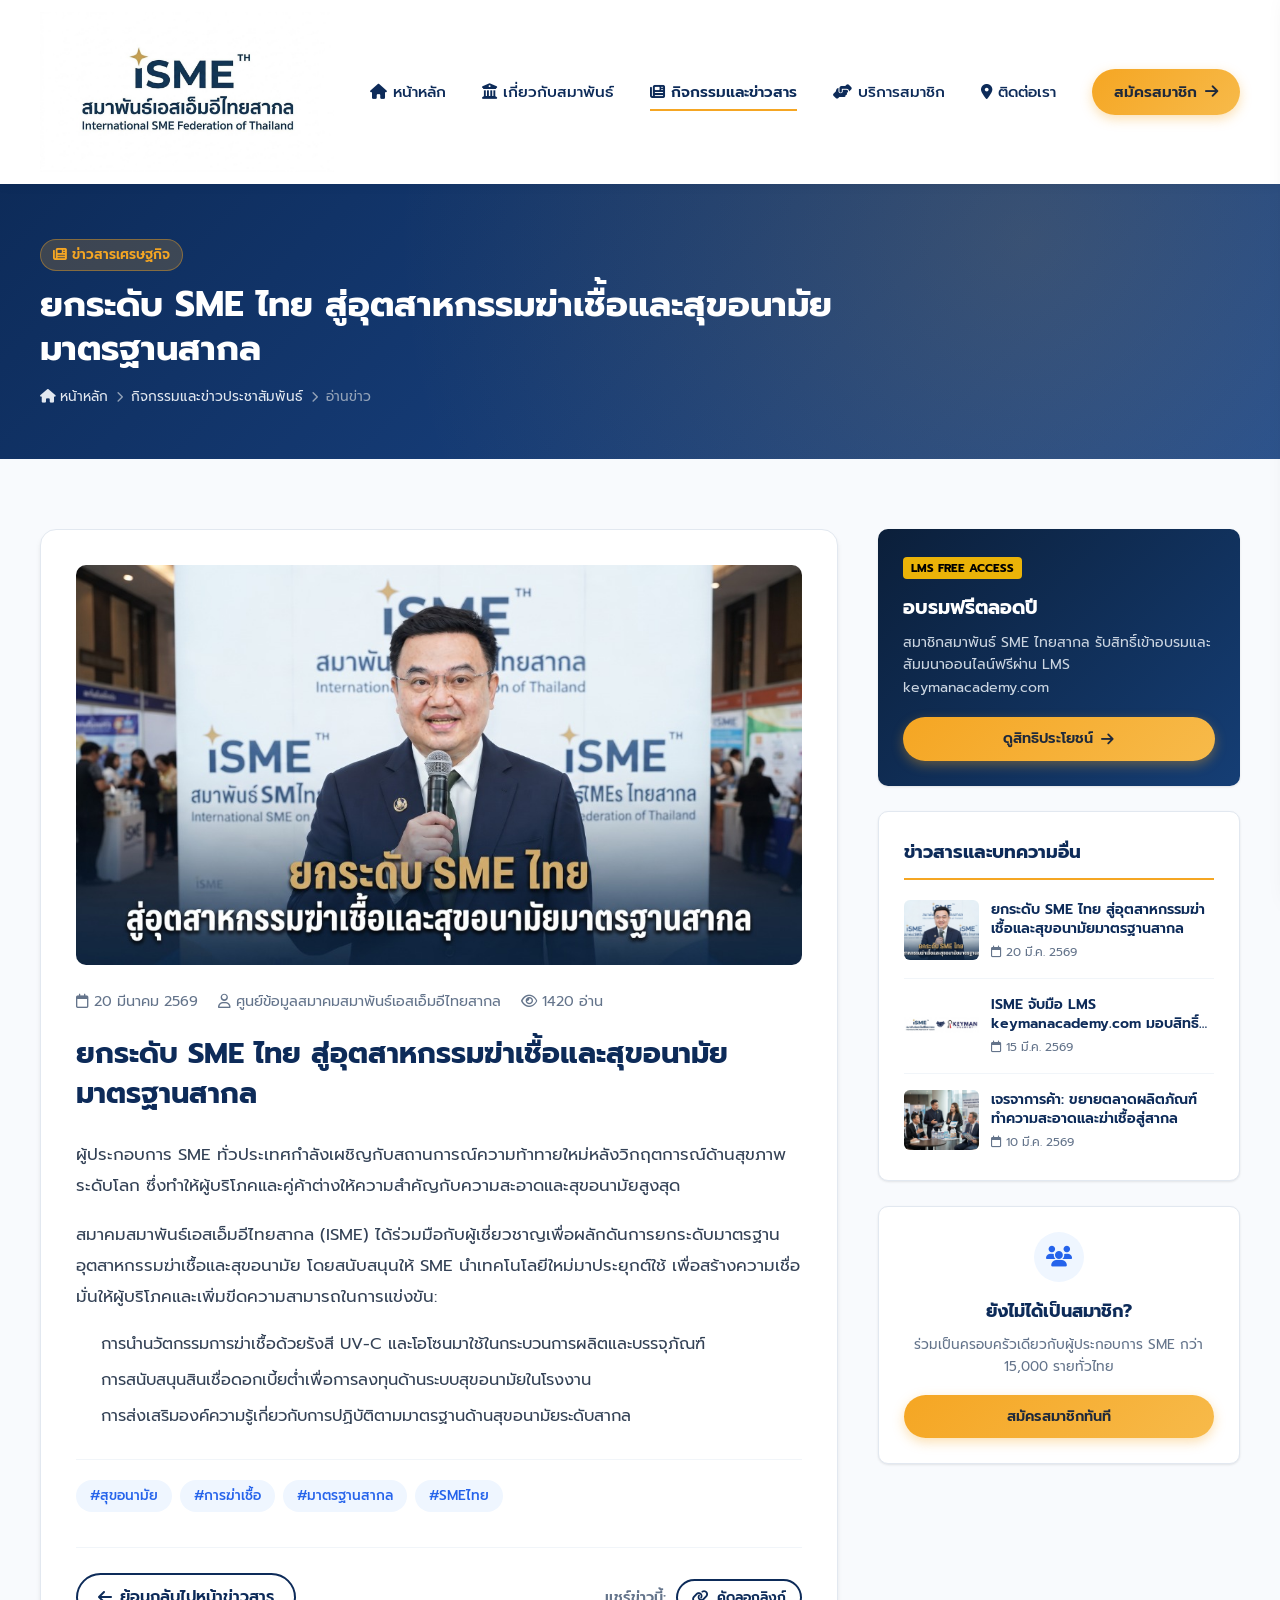
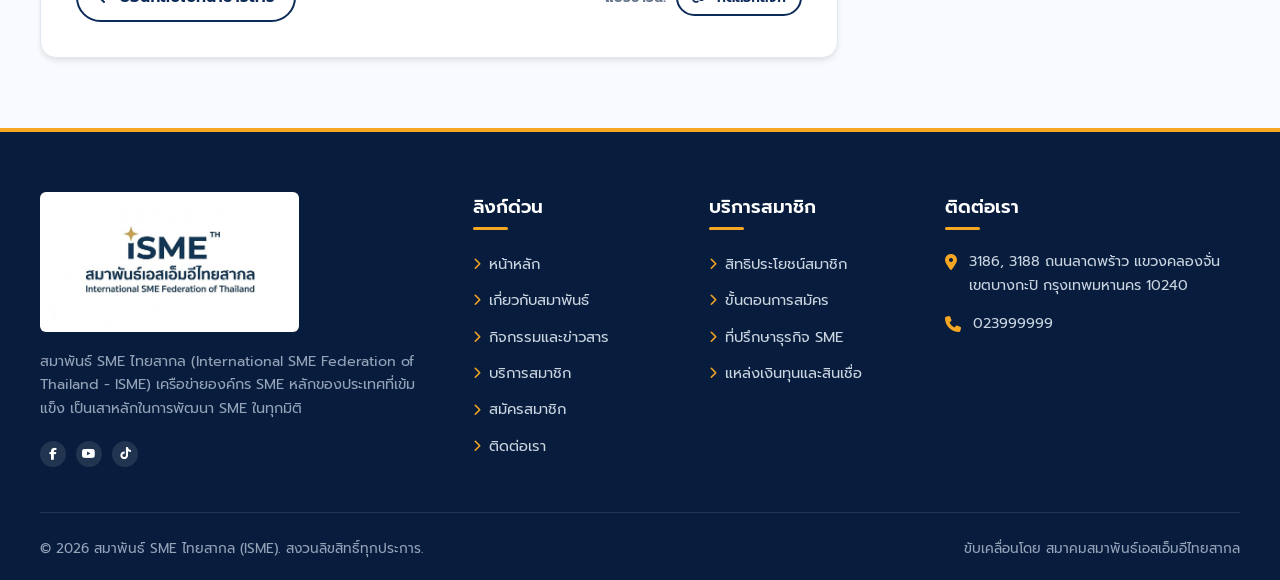
<file: news-detail.html>
<!DOCTYPE html>
<!-- ==============================================================================
     [ ไฟล์หน้ารายละเอียดข่าวสาร: news-detail.html ]
     ชื่อหน้า: รายละเอียดข่าวสารและบทความ (News Detail)
     คำอธิบาย: หน้าสำหรับอ่านเนื้อหาข่าวสารฉบับเต็ม พร้อมบทความที่เกี่ยวข้องและปุ่มแชร์
     ============================================================================== -->
<html lang="th">

<head>
  <meta charset="UTF-8">
  <meta name="viewport" content="width=device-width, initial-scale=1.0">
  <title>รายละเอียดข่าวสาร | สมาพันธ์ SME ไทยสากล - ISME</title>
  <link rel="icon" type="image/jpeg" href="assets/images/logo.jpg">

  <link rel="stylesheet" href="https://cdnjs.cloudflare.com/ajax/libs/font-awesome/6.5.1/css/all.min.css">
  <link rel="stylesheet" href="assets/css/style.css">
  <style>
    .article-container {
      display: grid;
      grid-template-columns: 2.2fr 1fr;
      gap: 40px;
    }

    .article-card {
      background: #ffffff;
      border-radius: var(--radius-lg);
      padding: 35px;
      box-shadow: var(--shadow-md);
      border: 1px solid var(--border-color);
    }

    .article-cover {
      width: 100%;
      height: 400px;
      object-fit: cover;
      border-radius: var(--radius-md);
      margin-bottom: 25px;
    }

    .article-content p {
      font-size: 1.05rem;
      line-height: 1.85;
      color: #334155;
      margin-bottom: 18px;
    }

    .article-content ul,
    .article-content ol {
      margin-bottom: 20px;
      padding-left: 25px;
    }

    .article-content li {
      margin-bottom: 10px;
      font-size: 1.02rem;
      color: #334155;
      line-height: 1.6;
    }

    .article-tags {
      display: flex;
      gap: 8px;
      flex-wrap: wrap;
      margin-top: 30px;
      padding-top: 20px;
      border-top: 1px solid var(--border-light);
    }

    .article-tag {
      background: #eff6ff;
      color: #2563eb;
      padding: 5px 14px;
      border-radius: var(--radius-full);
      font-size: 0.85rem;
      font-weight: 500;
    }

    .sidebar-widget {
      background: #ffffff;
      border-radius: var(--radius-md);
      padding: 25px;
      box-shadow: var(--shadow-sm);
      border: 1px solid var(--border-color);
      margin-bottom: 25px;
    }

    .widget-title {
      font-size: 1.15rem;
      font-weight: 700;
      color: var(--primary);
      padding-bottom: 10px;
      border-bottom: 2px solid var(--accent);
      margin-bottom: 20px;
    }

    .widget-news-item {
      display: flex;
      gap: 12px;
      margin-bottom: 16px;
      padding-bottom: 14px;
      border-bottom: 1px solid var(--border-light);
    }

    .widget-news-item:last-child {
      margin-bottom: 0;
      padding-bottom: 0;
      border-bottom: none;
    }

    .widget-news-thumb {
      width: 75px;
      height: 60px;
      border-radius: var(--radius-sm);
      object-fit: cover;
      flex-shrink: 0;
    }

    .widget-news-title {
      font-size: 0.88rem;
      font-weight: 600;
      color: var(--primary);
      line-height: 1.35;
      display: -webkit-box;
      -webkit-line-clamp: 2;
      -webkit-box-orient: vertical;
      overflow: hidden;
    }

    .widget-news-title:hover {
      color: var(--accent-hover);
    }

    @media (max-width: 992px) {
      .article-container {
        grid-template-columns: 1fr;
      }

      .article-cover {
        height: 260px;
      }
    }
  </style>
</head>

<body>


  <!-- Top Info Bar -->
  <div class="top-bar">
    <div class="container">
      <div class="top-bar-contact">
        <div class="top-bar-item">
          <i class="fa-solid fa-phone"></i>
          <span>โทร: 023999999</span>
        </div>
        <div class="top-bar-item">
          <i class="fa-solid fa-location-dot"></i>
          <span>3186, 3188 ถนนลาดพร้าว แขวงคลองจั่น เขตบางกะปิ กรุงเทพฯ 10240</span>
        </div>
      </div>
      <div class="top-bar-social">
        <a href="https://www.facebook.com/thaismefederation" target="_blank" aria-label="Facebook"><i
            class="fa-brands fa-facebook-f"></i></a>
        <a href="https://www.youtube.com/@smethai" target="_blank" aria-label="YouTube"><i
            class="fa-brands fa-youtube"></i></a>
        <a href="https://www.tiktok.com/@smethai" target="_blank" aria-label="TikTok"><i
            class="fa-brands fa-tiktok"></i></a>
      </div>
    </div>
  </div>

  <!-- Main Navigation Header -->
  <header class="main-header">
    <div class="container">
      <nav class="navbar">
        <a href="index.html" class="brand-logo" title="สมาพันธ์ SME ไทยสากล">
          <img src="assets/images/logo.jpg" alt="ISME สมาพันธ์ SME ไทยสากล">
        </a>

        <ul class="nav-menu">
          <li><a href="index.html" class="nav-link"><i class="fa-solid fa-house"></i> หน้าหลัก</a></li>
          <li><a href="about.html" class="nav-link"><i class="fa-solid fa-building-columns"></i> เกี่ยวกับสมาพันธ์</a>
          </li>
          <li><a href="news.html" class="nav-link active"><i class="fa-solid fa-newspaper"></i> กิจกรรมและข่าวสาร</a>
          </li>
          <li><a href="services.html" class="nav-link"><i class="fa-solid fa-handshake-angle"></i> บริการสมาชิก</a></li>
          <li><a href="contact.html" class="nav-link"><i class="fa-solid fa-location-dot"></i> ติดต่อเรา</a></li>
        </ul>

        <div class="nav-actions">
          <a href="register.html" class="btn-primary">
            <span>สมัครสมาชิก</span>
            <i class="fa-solid fa-arrow-right"></i>
          </a>
          <button class="mobile-toggle" id="mobileMenuToggle" aria-label="เปิดเมนู">
            <i class="fa-solid fa-bars"></i>
          </button>
        </div>
      </nav>
    </div>
  </header>

  <!-- Mobile Drawer Menu -->
  <div class="mobile-menu-overlay" id="mobileOverlay"></div>
  <aside class="mobile-menu-drawer" id="mobileDrawer">
    <div class="drawer-header">
      <img src="assets/images/logo.jpg" alt="Logo" style="height: 44px;">
      <button class="drawer-close" id="mobileMenuClose"><i class="fa-solid fa-xmark"></i></button>
    </div>
    <ul class="drawer-nav">
      <li><a href="index.html" class="nav-link"><i class="fa-solid fa-house"></i> หน้าหลัก</a></li>
      <li><a href="about.html" class="nav-link"><i class="fa-solid fa-building-columns"></i> เกี่ยวกับสมาพันธ์</a></li>
      <li><a href="news.html" class="nav-link active"><i class="fa-solid fa-newspaper"></i>
          กิจกรรมและข่าวประชาสัมพันธ์</a></li>
      <li><a href="services.html" class="nav-link"><i class="fa-solid fa-handshake-angle"></i>
          บริการสำหรับสมัครสมาชิก</a></li>
      <li><a href="contact.html" class="nav-link"><i class="fa-solid fa-location-dot"></i> ติดต่อเรา</a></li>
    </ul>
    <div class="drawer-footer">
      <a href="register.html" class="btn-primary" style="width: 100%; justify-content: center;">
        <span>สมัครสมาชิกสมาพันธ์</span>
        <i class="fa-solid fa-user-plus"></i>
      </a>
    </div>
  </aside>

  <!-- Inner Page Hero -->
  <section class="inner-page-hero">
    <div class="container">
      <div class="inner-hero-content">
        <span class="inner-hero-tag" id="articleCategoryTag"><i class="fa-solid fa-newspaper"></i>
          ข่าวสารสมาพันธ์</span>
        <h1 class="inner-hero-title" id="articleHeroTitle" style="font-size: clamp(1.4rem, 3vw, 2.2rem);">
          รายละเอียดข่าวสาร</h1>
        <div class="inner-breadcrumb">
          <a href="index.html"><i class="fa-solid fa-house"></i> หน้าหลัก</a>
          <i class="fa-solid fa-chevron-right" style="font-size: 0.7rem;"></i>
          <a href="news.html">กิจกรรมและข่าวประชาสัมพันธ์</a>
          <i class="fa-solid fa-chevron-right" style="font-size: 0.7rem;"></i>
          <span>อ่านข่าว</span>
        </div>
      </div>
    </div>
  </section>

  <!-- Main Article Section -->
  <section class="section-padding">
    <div class="container">
      <div class="article-container">

        <!-- Left: Article Content -->
        <div>
          <article class="article-card">
            <img src="assets/images/news1.jpg" alt="ภาพข่าว" class="article-cover" id="articleCoverImg">

            <div
              style="display: flex; gap: 20px; align-items: center; margin-bottom: 20px; font-size: 0.9rem; color: var(--text-muted); flex-wrap: wrap;">
              <span><i class="fa-regular fa-calendar"></i> <span id="articleDate">20 มีนาคม 2569</span></span>
              <span><i class="fa-regular fa-user"></i> <span id="articleAuthor">สมาพันธ์ SME ไทยสากล</span></span>
              <span><i class="fa-regular fa-eye"></i> <span id="articleViews">1,420 อ่าน</span></span>
            </div>

            <h2 id="articleHeading"
              style="font-size: 1.8rem; font-weight: 700; color: var(--primary); line-height: 1.4; margin-bottom: 25px;">
              หัวข้อข่าวสาร
            </h2>

            <div class="article-content" id="articleBody">
              <!-- Dynamically populated or fallback -->
              <p>เนื้อหาข่าวสารกำลังโหลด...</p>
            </div>

            <div class="article-tags" id="articleTags">
              <!-- Dynamically populated tags -->
            </div>

            <!-- Share & Back -->
            <div
              style="margin-top: 35px; padding-top: 25px; border-top: 1px solid var(--border-light); display: flex; justify-content: space-between; align-items: center; flex-wrap: gap; gap: 15px;">
              <a href="news.html" class="btn-outline-primary">
                <i class="fa-solid fa-arrow-left"></i> ย้อนกลับไปหน้าข่าวสาร
              </a>
              <div style="display: flex; gap: 10px; align-items: center;">
                <span style="font-size: 0.9rem; font-weight: 600; color: var(--text-muted);">แชร์ข่าวนี้:</span>
                <button
                  onclick="navigator.clipboard.writeText(window.location.href); alert('คัดลอกลิงก์เรียบร้อยแล้ว!');"
                  class="btn-outline-primary" style="padding: 6px 14px; font-size: 0.85rem; cursor: pointer;">
                  <i class="fa-solid fa-link"></i> คัดลอกลิงก์
                </button>
              </div>
            </div>
          </article>
        </div>

        <!-- Right: Sidebar -->
        <aside>
          <!-- Widget: Benefit Highlight -->
          <div class="sidebar-widget"
            style="background: linear-gradient(135deg, #0b1f3a 0%, #153e75 100%); color: #ffffff; border: none;">
            <span
              style="background: #eab308; color: #000; font-size: 0.72rem; font-weight: 700; padding: 2px 8px; border-radius: 4px; text-transform: uppercase;">LMS
              Free Access</span>
            <h4 style="font-size: 1.2rem; font-weight: 700; margin: 12px 0 8px 0; color: #ffffff;">อบรมฟรีตลอดปี</h4>
            <p style="font-size: 0.88rem; color: #cbd5e1; line-height: 1.6; margin-bottom: 18px;">
              สมาชิกสมาพันธ์ SME ไทยสากล รับสิทธิ์เข้าอบรมและสัมมนาออนไลน์ฟรีผ่าน LMS keymanacademy.com
            </p>
            <a href="services.html" class="btn-primary"
              style="width: 100%; justify-content: center; font-size: 0.9rem;">
              <span>ดูสิทธิประโยชน์</span>
              <i class="fa-solid fa-arrow-right"></i>
            </a>
          </div>

          <!-- Widget: Other News -->
          <div class="sidebar-widget">
            <h4 class="widget-title">ข่าวสารและบทความอื่น</h4>
            <div id="sidebarNewsList">
              <a href="news-detail.html?id=1" class="widget-news-item" style="text-decoration: none;">
                <img src="assets/images/news1.jpg" alt="thumb" class="widget-news-thumb">
                <div>
                  <div class="widget-news-title">ยกระดับ SME ไทย สู่อุตสาหกรรมฆ่าเชื้อและสุขอนามัยมาตรฐานสากล</div>
                  <small style="color: var(--text-muted); font-size: 0.75rem;"><i class="fa-regular fa-calendar"></i> 20
                    มี.ค. 2569</small>
                </div>
              </a>
              <a href="news-detail.html?id=2" class="widget-news-item" style="text-decoration: none;">
                <img src="assets/images/news-keyman.png" alt="thumb" class="widget-news-thumb" style="object-fit: contain; background: #ffffff;">
                <div>
                  <div class="widget-news-title">ISME จับมือ LMS keymanacademy.com มอบสิทธิ์อบรมสัมมนาฟรีตลอดปี</div>
                  <small style="color: var(--text-muted); font-size: 0.75rem;"><i class="fa-regular fa-calendar"></i> 15
                    มี.ค. 2569</small>
                </div>
              </a>
              <a href="news-detail.html?id=3" class="widget-news-item" style="text-decoration: none;">
                <img src="assets/images/news3.jpg" alt="thumb" class="widget-news-thumb">
                <div>
                  <div class="widget-news-title">เจรจาการค้า: ขยายตลาดผลิตภัณฑ์ทำความสะอาดและฆ่าเชื้อสู่สากล</div>
                  <small style="color: var(--text-muted); font-size: 0.75rem;"><i class="fa-regular fa-calendar"></i> 10
                    มี.ค. 2569</small>
                </div>
              </a>
            </div>
          </div>

          <!-- Widget: Member Registration CTA -->
          <div class="sidebar-widget" style="text-align: center;">
            <div
              style="width: 50px; height: 50px; background: #eff6ff; color: #2563eb; border-radius: 50%; display: flex; align-items: center; justify-content: center; margin: 0 auto 15px auto; font-size: 1.3rem;">
              <i class="fa-solid fa-users"></i>
            </div>
            <h4 style="font-size: 1.1rem; font-weight: 700; color: var(--primary); margin-bottom: 8px;">
              ยังไม่ได้เป็นสมาชิก?</h4>
            <p style="font-size: 0.85rem; color: var(--text-muted); margin-bottom: 16px;">
              ร่วมเป็นครอบครัวเดียวกับผู้ประกอบการ SME กว่า 15,000 รายทั่วไทย
            </p>
            <a href="register.html" class="btn-primary"
              style="width: 100%; justify-content: center; font-size: 0.9rem;">
              <span>สมัครสมาชิกทันที</span>
            </a>
          </div>
        </aside>

      </div>
    </div>
  </section>

  <!-- Footer -->
  <footer class="main-footer">
    <div class="container">
      <div class="footer-grid">
        <div class="footer-col-brand">
          <img src="assets/images/logo.jpg" alt="Logo">
          <p class="footer-desc">
            สมาพันธ์ SME ไทยสากล (International SME Federation of Thailand - ISME) เครือข่ายองค์กร SME
            หลักของประเทศที่เข้มแข็ง เป็นเสาหลักในการพัฒนา SME ในทุกมิติ
          </p>
          <div class="top-bar-social" style="justify-content: flex-start;">
            <a href="https://www.facebook.com/thaismefederation" target="_blank"><i
                class="fa-brands fa-facebook-f"></i></a>
            <a href="https://www.youtube.com/@smethai" target="_blank"><i class="fa-brands fa-youtube"></i></a>
            <a href="https://www.tiktok.com/@smethai" target="_blank"><i class="fa-brands fa-tiktok"></i></a>
          </div>
        </div>

        <div>
          <h4 class="footer-title">ลิงก์ด่วน</h4>
          <ul class="footer-links">
            <li><a href="index.html"><i class="fa-solid fa-chevron-right"></i> หน้าหลัก</a></li>
            <li><a href="about.html"><i class="fa-solid fa-chevron-right"></i> เกี่ยวกับสมาพันธ์</a></li>
            <li><a href="news.html"><i class="fa-solid fa-chevron-right"></i> กิจกรรมและข่าวสาร</a></li>
            <li><a href="services.html"><i class="fa-solid fa-chevron-right"></i> บริการสมาชิก</a></li>
            <li><a href="register.html"><i class="fa-solid fa-chevron-right"></i> สมัครสมาชิก</a></li>
            <li><a href="contact.html"><i class="fa-solid fa-chevron-right"></i> ติดต่อเรา</a></li>
          </ul>
        </div>

        <div>
          <h4 class="footer-title">บริการสมาชิก</h4>
          <ul class="footer-links">
            <li><a href="services.html"><i class="fa-solid fa-chevron-right"></i> สิทธิประโยชน์สมาชิก</a></li>
            <li><a href="services.html"><i class="fa-solid fa-chevron-right"></i> ขั้นตอนการสมัคร</a></li>
            <li><a href="services.html"><i class="fa-solid fa-chevron-right"></i> ที่ปรึกษาธุรกิจ SME</a></li>
            <li><a href="services.html"><i class="fa-solid fa-chevron-right"></i> แหล่งเงินทุนและสินเชื่อ</a></li>
          </ul>
        </div>

        <div>
          <h4 class="footer-title">ติดต่อเรา</h4>
          <div class="footer-contact-item">
            <i class="fa-solid fa-location-dot"></i>
            <span>3186, 3188 ถนนลาดพร้าว แขวงคลองจั่น เขตบางกะปิ กรุงเทพมหานคร 10240</span>
          </div>
          <div class="footer-contact-item">
            <i class="fa-solid fa-phone"></i>
            <span>023999999</span>
          </div>
        </div>
      </div>

      <div class="footer-bottom">
        <div>&copy; 2026 สมาพันธ์ SME ไทยสากล (ISME). สงวนลิขสิทธิ์ทุกประการ.</div>
        <div>ขับเคลื่อนโดย สมาคมสมาพันธ์เอสเอ็มอีไทยสากล</div>
      </div>
    </div>
  </footer>

  <!-- Floating Action Buttons -->
  <div class="floating-actions">
    <button class="float-btn float-btn-top" id="backToTopBtn" title="กลับขึ้นด้านบน">
      <i class="fa-solid fa-arrow-up"></i>
    </button>
  </div>

  <script src="assets/js/database.js"></script>
  <script src="assets/js/main.js"></script>
  <script>
    // Load article based on URL query param `?id=...`
    document.addEventListener('DOMContentLoaded', () => {
      const urlParams = new URLSearchParams(window.location.search);
      const articleId = parseInt(urlParams.get('id')) || 1;

      if (window.SME_DATABASE && window.SME_DATABASE.news) {
        const article = window.SME_DATABASE.news.find(n => n.id === articleId) || window.SME_DATABASE.news[0];
        if (article) {
          document.title = `${article.title} | สมาพันธ์ SME ไทยสากล`;
          const catEl = document.getElementById('articleCategoryTag');
          if (catEl) catEl.innerHTML = `<i class="fa-solid fa-newspaper"></i> ${article.category}`;

          const heroEl = document.getElementById('articleHeroTitle');
          if (heroEl) heroEl.innerText = article.title;

          const headEl = document.getElementById('articleHeading');
          if (headEl) headEl.innerText = article.title;

          const dateEl = document.getElementById('articleDate');
          if (dateEl) dateEl.innerText = article.date;

          const authEl = document.getElementById('articleAuthor');
          if (authEl) authEl.innerText = article.author;

          const viewEl = document.getElementById('articleViews');
          if (viewEl) viewEl.innerText = `${article.views} อ่าน`;

          const imgEl = document.getElementById('articleCoverImg');
          if (imgEl) {
            imgEl.src = article.image;
            if (article.image && article.image.includes('keyman')) {
              imgEl.style.objectFit = 'contain';
              imgEl.style.background = '#ffffff';
              imgEl.style.padding = '30px';
              imgEl.style.border = '1px solid #e2e8f0';
            }
          }

          const bodyEl = document.getElementById('articleBody');
          if (bodyEl) bodyEl.innerHTML = article.content;

          // Tags
          const tagsContainer = document.getElementById('articleTags');
          if (tagsContainer && article.tags) {
            tagsContainer.innerHTML = article.tags.map(t => `<span class="article-tag">#${t}</span>`).join(' ');
          }
        }
      }
    });
  </script>
</body>

</html>
</file>
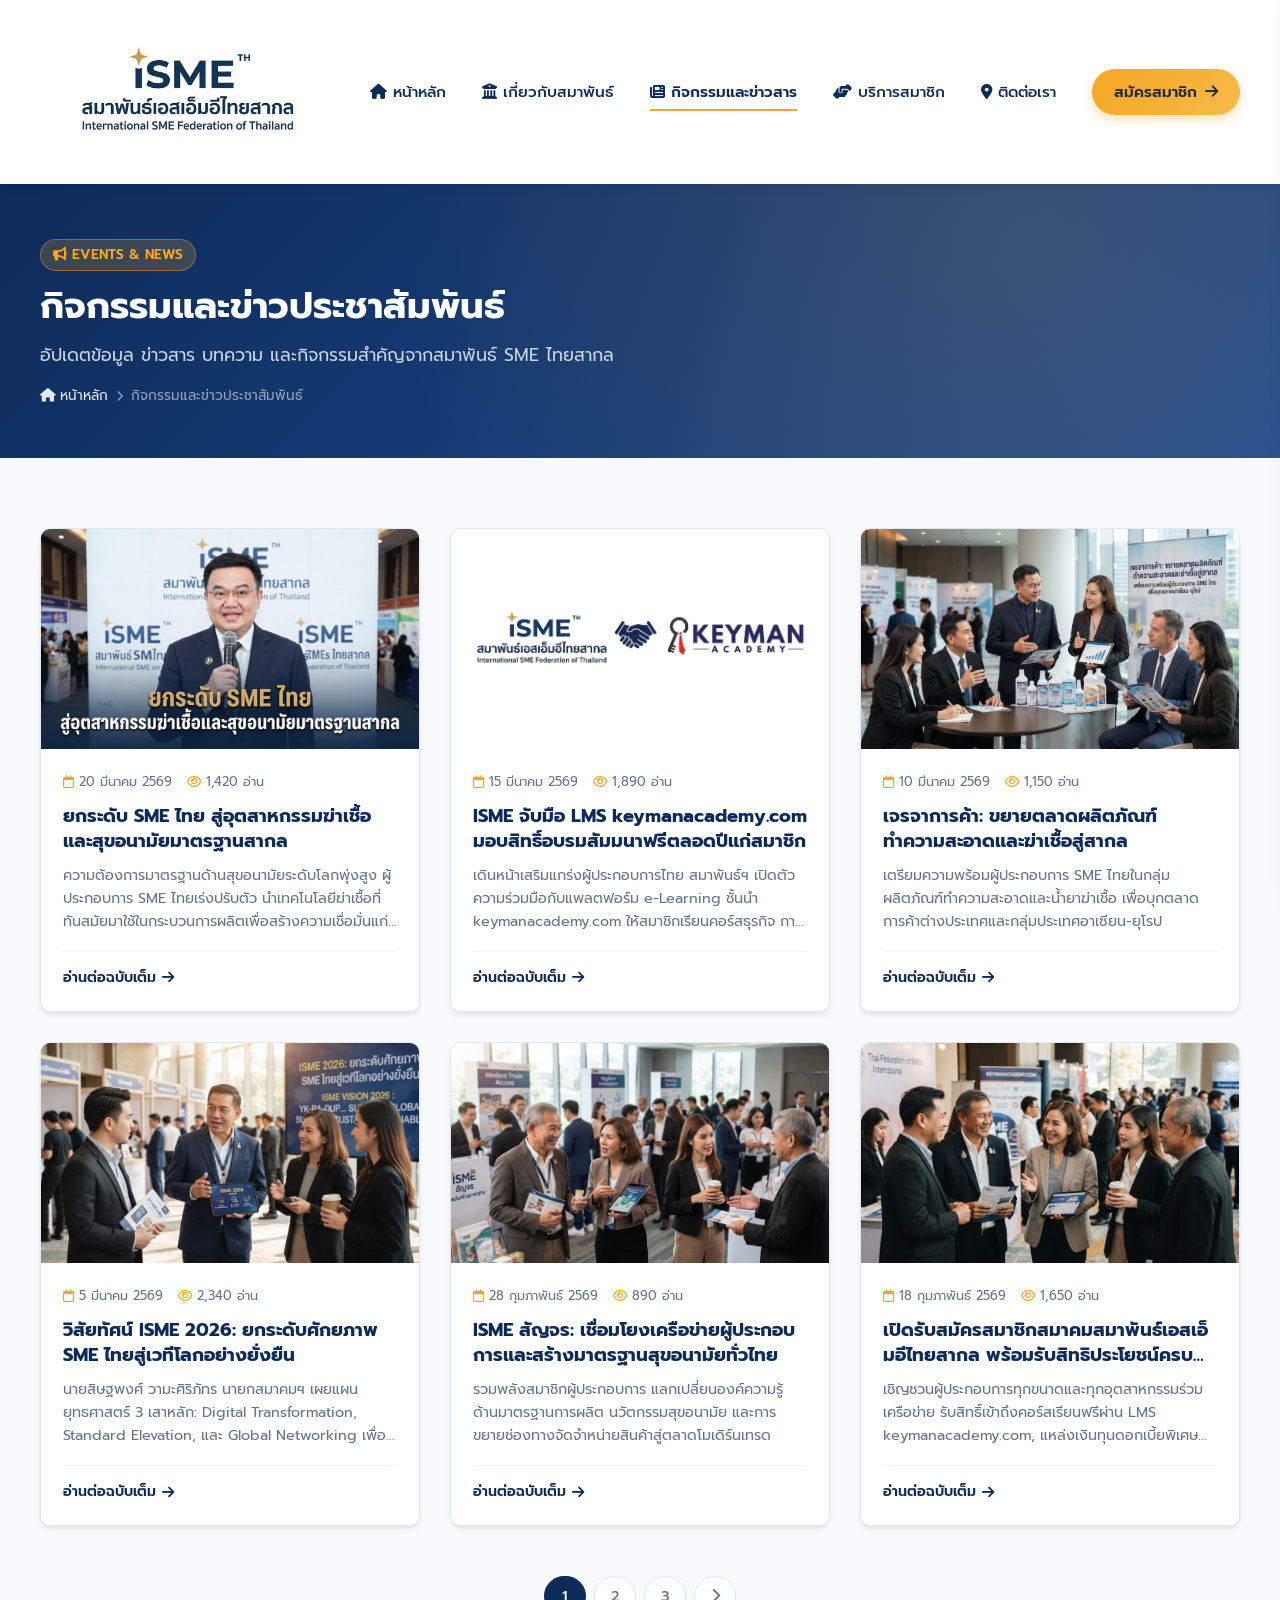
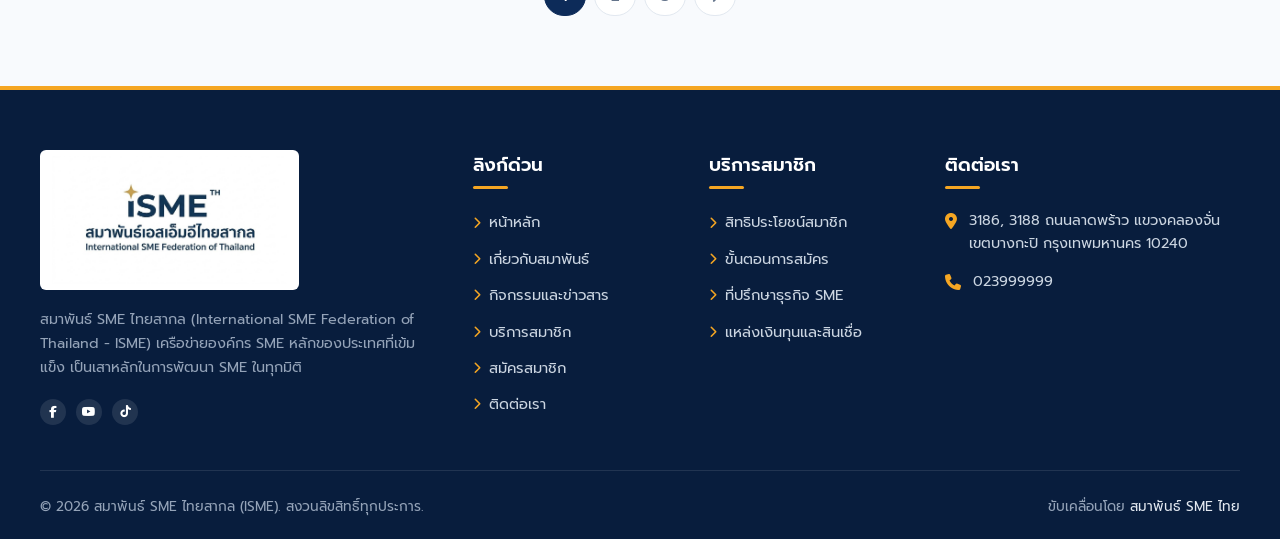
<file: news.html>
<!DOCTYPE html>
<!-- ==============================================================================
     [ ไฟล์หน้ากิจกรรมและข่าวประชาสัมพันธ์: news.html ]
     ชื่อหน้า: กิจกรรมและข่าวประชาสัมพันธ์ (News & Activities)
     คำอธิบาย: หน้ารวมข่าวสาร กิจกรรม บทความ และการประชาสัมพันธ์ของสมาพันธ์ SME ไทย
     ============================================================================== -->
<html lang="th">

<head>
  <meta charset="UTF-8">
  <meta name="viewport" content="width=device-width, initial-scale=1.0">
  <title>กิจกรรมและข่าวประชาสัมพันธ์ | สมาพันธ์ SME ไทยสากล - ISME</title>
  <meta name="description"
    content="อัปเดตข้อมูล ข่าวสาร บทความ และกิจกรรมที่เป็นประโยชน์จากสมาพันธ์ SME ไทย เพื่อยกระดับผู้ประกอบการทั่วประเทศ">
  <link rel="icon" type="image/jpeg" href="assets/images/logo.jpg">

  <!-- Font Awesome Icons -->
  <link rel="stylesheet" href="https://cdnjs.cloudflare.com/ajax/libs/font-awesome/6.5.1/css/all.min.css">

  <!-- Main Stylesheet -->
  <link rel="stylesheet" href="assets/css/style.css">
</head>

<body>


  <!-- Main Navigation Header -->
  <header class="main-header">
    <div class="container">
      <nav class="navbar">
        <a href="index.html" class="brand-logo" title="สมาพันธ์ SME ไทยสากล">
          <img src="assets/images/logo.jpg" alt="ISME สมาพันธ์ SME ไทยสากล">
        </a>

        <ul class="nav-menu">
          <li><a href="index.html" class="nav-link"><i class="fa-solid fa-house"></i> หน้าหลัก</a></li>
          <li><a href="about.html" class="nav-link"><i class="fa-solid fa-building-columns"></i> เกี่ยวกับสมาพันธ์</a>
          </li>
          <li><a href="news.html" class="nav-link active"><i class="fa-solid fa-newspaper"></i> กิจกรรมและข่าวสาร</a>
          </li>
          <li><a href="services.html" class="nav-link"><i class="fa-solid fa-handshake-angle"></i> บริการสมาชิก</a></li>
          <li><a href="contact.html" class="nav-link"><i class="fa-solid fa-location-dot"></i> ติดต่อเรา</a></li>
        </ul>

        <div class="nav-actions">
          <a href="register.html" class="btn-primary">
            <span>สมัครสมาชิก</span>
            <i class="fa-solid fa-arrow-right"></i>
          </a>
          <button class="mobile-toggle" id="mobileMenuToggle" aria-label="เปิดเมนู">
            <i class="fa-solid fa-bars"></i>
          </button>
        </div>
      </nav>
    </div>
  </header>

  <!-- Mobile Drawer Menu -->
  <div class="mobile-menu-overlay" id="mobileOverlay"></div>
  <aside class="mobile-menu-drawer" id="mobileDrawer">
    <div class="drawer-header">
      <img src="assets/images/logo.jpg" alt="Logo" style="height: 44px;">
      <button class="drawer-close" id="mobileMenuClose"><i class="fa-solid fa-xmark"></i></button>
    </div>
    <ul class="drawer-nav">
      <li><a href="index.html" class="nav-link"><i class="fa-solid fa-house"></i> หน้าหลัก</a></li>
      <li><a href="about.html" class="nav-link"><i class="fa-solid fa-building-columns"></i> เกี่ยวกับสมาพันธ์</a></li>
      <li><a href="news.html" class="nav-link active"><i class="fa-solid fa-newspaper"></i>
          กิจกรรมและข่าวประชาสัมพันธ์</a></li>
      <li><a href="services.html" class="nav-link"><i class="fa-solid fa-handshake-angle"></i>
          บริการสำหรับสมัครสมาชิก</a></li>
      <li><a href="contact.html" class="nav-link"><i class="fa-solid fa-location-dot"></i> ติดต่อเรา</a></li>
    </ul>
    <div class="drawer-footer">
      <a href="register.html" class="btn-primary" style="width: 100%; justify-content: center;">
        <span>สมัครสมาชิกสมาพันธ์</span>
        <i class="fa-solid fa-user-plus"></i>
      </a>
    </div>
  </aside>

  <!-- Inner Page Hero -->
  <section class="inner-page-hero">
    <div class="container">
      <div class="inner-hero-content">
        <span class="inner-hero-tag"><i class="fa-solid fa-bullhorn"></i> EVENTS & NEWS</span>
        <h1 class="inner-hero-title">กิจกรรมและข่าวประชาสัมพันธ์</h1>
        <p class="inner-hero-subtitle">อัปเดตข้อมูล ข่าวสาร บทความ และกิจกรรมสำคัญจากสมาพันธ์ SME ไทยสากล</p>
        <div class="inner-breadcrumb">
          <a href="index.html"><i class="fa-solid fa-house"></i> หน้าหลัก</a>
          <i class="fa-solid fa-chevron-right" style="font-size: 0.7rem;"></i>
          <span>กิจกรรมและข่าวประชาสัมพันธ์</span>
        </div>
      </div>
    </div>
  </section>

  <!-- News List & Filters Section -->
  <section class="section-padding">
    <div class="container">


      <!-- Articles Grid -->
      <div class="news-grid" id="newsGridContainer">

        <!-- Article 1 -->
        <div class="news-item-col" data-category="economy">
          <article class="news-card">
            <div class="news-thumb-wrapper">
              <img src="assets/images/news1.jpg" alt="ยกระดับ SME ไทย สู่อุตสาหกรรมฆ่าเชื้อและสุขอนามัยมาตรฐานสากล">
            </div>
            <div class="news-body">
              <div class="news-meta">
                <span><i class="fa-regular fa-calendar"></i> 20 มีนาคม 2569</span>
                <span><i class="fa-regular fa-eye"></i> 1,420 อ่าน</span>
              </div>
              <h3 class="news-title">
                <a href="news-detail.html?id=1">ยกระดับ SME ไทย สู่อุตสาหกรรมฆ่าเชื้อและสุขอนามัยมาตรฐานสากล</a>
              </h3>
              <p class="news-summary">
                ความต้องการมาตรฐานด้านสุขอนามัยระดับโลกพุ่งสูง ผู้ประกอบการ SME ไทยเร่งปรับตัว นำเทคโนโลยีฆ่าเชื้อที่ทันสมัยมาใช้ในกระบวนการผลิตเพื่อสร้างความเชื่อมั่นแก่คู่ค้าสากล
              </p>
              <div class="news-footer">
                <a href="news-detail.html?id=1" class="read-more-btn">
                  <span>อ่านต่อฉบับเต็ม</span>
                  <i class="fa-solid fa-arrow-right"></i>
                </a>
              </div>
            </div>
          </article>
        </div>

        <!-- Article 2 -->
        <div class="news-item-col" data-category="activities">
          <article class="news-card">
            <div class="news-thumb-wrapper" style="background: #ffffff;">
              <img src="assets/images/news-keyman.png" alt="ISME จับมือ LMS keymanacademy.com" style="object-fit: contain; padding: 15px;">
            </div>
            <div class="news-body">
              <div class="news-meta">
                <span><i class="fa-regular fa-calendar"></i> 15 มีนาคม 2569</span>
                <span><i class="fa-regular fa-eye"></i> 1,890 อ่าน</span>
              </div>
              <h3 class="news-title">
                <a href="news-detail.html?id=2">ISME จับมือ LMS keymanacademy.com มอบสิทธิ์อบรมสัมมนาฟรีตลอดปีแก่สมาชิก</a>
              </h3>
              <p class="news-summary">
                เดินหน้าเสริมแกร่งผู้ประกอบการไทย สมาพันธ์ฯ เปิดตัวความร่วมมือกับแพลตฟอร์ม e-Learning ชั้นนำ keymanacademy.com ให้สมาชิกเรียนคอร์สธุรกิจ การเงิน และเทคโนโลยีฟรีตลอดทั้งปี
              </p>
              <div class="news-footer">
                <a href="news-detail.html?id=2" class="read-more-btn">
                  <span>อ่านต่อฉบับเต็ม</span>
                  <i class="fa-solid fa-arrow-right"></i>
                </a>
              </div>
            </div>
          </article>
        </div>

        <!-- Article 3 -->
        <div class="news-item-col" data-category="international">
          <article class="news-card">
            <div class="news-thumb-wrapper">
              <img src="assets/images/news3.jpg" alt="เจรจาการค้า ผลิตภัณฑ์ฆ่าเชื้อสู่สากล">
            </div>
            <div class="news-body">
              <div class="news-meta">
                <span><i class="fa-regular fa-calendar"></i> 10 มีนาคม 2569</span>
                <span><i class="fa-regular fa-eye"></i> 1,150 อ่าน</span>
              </div>
              <h3 class="news-title">
                <a href="news-detail.html?id=3">เจรจาการค้า: ขยายตลาดผลิตภัณฑ์ทำความสะอาดและฆ่าเชื้อสู่สากล</a>
              </h3>
              <p class="news-summary">
                เตรียมความพร้อมผู้ประกอบการ SME ไทยในกลุ่มผลิตภัณฑ์ทำความสะอาดและน้ำยาฆ่าเชื้อ เพื่อบุกตลาดการค้าต่างประเทศและกลุ่มประเทศอาเซียน-ยุโรป
              </p>
              <div class="news-footer">
                <a href="news-detail.html?id=3" class="read-more-btn">
                  <span>อ่านต่อฉบับเต็ม</span>
                  <i class="fa-solid fa-arrow-right"></i>
                </a>
              </div>
            </div>
          </article>
        </div>

        <!-- Article 4 -->
        <div class="news-item-col" data-category="vision">
          <article class="news-card">
            <div class="news-thumb-wrapper">
              <img src="assets/images/news4.jpg" alt="วิสัยทัศน์ ISME 2026">
            </div>
            <div class="news-body">
              <div class="news-meta">
                <span><i class="fa-regular fa-calendar"></i> 5 มีนาคม 2569</span>
                <span><i class="fa-regular fa-eye"></i> 2,340 อ่าน</span>
              </div>
              <h3 class="news-title">
                <a href="news-detail.html?id=4">วิสัยทัศน์ ISME 2026: ยกระดับศักยภาพ SME ไทยสู่เวทีโลกอย่างยั่งยืน</a>
              </h3>
              <p class="news-summary">
                นายสิษฐพงศ์ วามะศิริภัทร นายกสมาคมฯ เผยแผนยุทธศาสตร์ 3 เสาหลัก: Digital Transformation, Standard Elevation, และ Global Networking เพื่อเสริมพลังธุรกิจไทย
              </p>
              <div class="news-footer">
                <a href="news-detail.html?id=4" class="read-more-btn">
                  <span>อ่านต่อฉบับเต็ม</span>
                  <i class="fa-solid fa-arrow-right"></i>
                </a>
              </div>
            </div>
          </article>
        </div>

        <!-- Article 5 -->
        <div class="news-item-col" data-category="activities">
          <article class="news-card">
            <div class="news-thumb-wrapper">
              <img src="assets/images/news5.jpg" alt="ISME สัญจร: เชื่อมโยงเครือข่ายผู้ประกอบการและสร้างมาตรฐานสุขอนามัยทั่วไทย">
            </div>
            <div class="news-body">
              <div class="news-meta">
                <span><i class="fa-regular fa-calendar"></i> 28 กุมภาพันธ์ 2569</span>
                <span><i class="fa-regular fa-eye"></i> 890 อ่าน</span>
              </div>
              <h3 class="news-title">
                <a href="news-detail.html?id=5">ISME สัญจร: เชื่อมโยงเครือข่ายผู้ประกอบการและสร้างมาตรฐานสุขอนามัยทั่วไทย</a>
              </h3>
              <p class="news-summary">
                รวมพลังสมาชิกผู้ประกอบการ แลกเปลี่ยนองค์ความรู้ด้านมาตรฐานการผลิต นวัตกรรมสุขอนามัย และการขยายช่องทางจัดจำหน่ายสินค้าสู่ตลาดโมเดิร์นเทรด
              </p>
              <div class="news-footer">
                <a href="news-detail.html?id=5" class="read-more-btn">
                  <span>อ่านต่อฉบับเต็ม</span>
                  <i class="fa-solid fa-arrow-right"></i>
                </a>
              </div>
            </div>
          </article>
        </div>

        <!-- Article 6 -->
        <div class="news-item-col" data-category="economy">
          <article class="news-card">
            <div class="news-thumb-wrapper">
              <img src="assets/images/news6.jpg" alt="เปิดรับสมัครสมาชิก ISME">
            </div>
            <div class="news-body">
              <div class="news-meta">
                <span><i class="fa-regular fa-calendar"></i> 18 กุมภาพันธ์ 2569</span>
                <span><i class="fa-regular fa-eye"></i> 1,650 อ่าน</span>
              </div>
              <h3 class="news-title">
                <a href="news-detail.html?id=6">เปิดรับสมัครสมาชิกสมาคมสมาพันธ์เอสเอ็มอีไทยสากล พร้อมรับสิทธิประโยชน์ครบวงจร</a>
              </h3>
              <p class="news-summary">
                เชิญชวนผู้ประกอบการทุกขนาดและทุกอุตสาหกรรมร่วมเครือข่าย รับสิทธิ์เข้าถึงคอร์สเรียนฟรีผ่าน LMS keymanacademy.com, แหล่งเงินทุนดอกเบี้ยพิเศษ และการขยายตลาดต่างประเทศ
              </p>
              <div class="news-footer">
                <a href="news-detail.html?id=6" class="read-more-btn">
                  <span>อ่านต่อฉบับเต็ม</span>
                  <i class="fa-solid fa-arrow-right"></i>
                </a>
              </div>
            </div>
          </article>
        </div>

      </div>

      <!-- Pagination -->
      <div style="display: flex; justify-content: center; gap: 8px; margin-top: 50px;">
        <button class="filter-tab active" style="min-width: 42px; padding: 8px 14px;">1</button>
        <button class="filter-tab" style="min-width: 42px; padding: 8px 14px;">2</button>
        <button class="filter-tab" style="min-width: 42px; padding: 8px 14px;">3</button>
        <button class="filter-tab" style="min-width: 42px; padding: 8px 14px;"><i
            class="fa-solid fa-chevron-right"></i></button>
      </div>

    </div>
  </section>

  <!-- Footer -->
  <footer class="main-footer">
    <div class="container">
      <div class="footer-grid">
        <div class="footer-col-brand">
          <img src="assets/images/logo.jpg" alt="Logo">
          <p class="footer-desc">
            สมาพันธ์ SME ไทยสากล (International SME Federation of Thailand - ISME) เครือข่ายองค์กร SME
            หลักของประเทศที่เข้มแข็ง เป็นเสาหลักในการพัฒนา SME ในทุกมิติ
          </p>
          <div class="top-bar-social" style="justify-content: flex-start;">
            <a href="https://www.facebook.com/thaismefederation" target="_blank"><i
                class="fa-brands fa-facebook-f"></i></a>

            <a href="https://www.youtube.com/@smethai" target="_blank"><i class="fa-brands fa-youtube"></i></a>
            <a href="https://www.tiktok.com/@smethai" target="_blank"><i class="fa-brands fa-tiktok"></i></a>
          </div>
        </div>

        <div>
          <h4 class="footer-title">ลิงก์ด่วน</h4>
          <ul class="footer-links">
            <li><a href="index.html"><i class="fa-solid fa-chevron-right"></i> หน้าหลัก</a></li>
            <li><a href="about.html"><i class="fa-solid fa-chevron-right"></i> เกี่ยวกับสมาพันธ์</a></li>
            <li><a href="news.html"><i class="fa-solid fa-chevron-right"></i> กิจกรรมและข่าวสาร</a></li>
            <li><a href="services.html"><i class="fa-solid fa-chevron-right"></i> บริการสมาชิก</a></li>
            <li><a href="register.html"><i class="fa-solid fa-chevron-right"></i> สมัครสมาชิก</a></li>
            <li><a href="contact.html"><i class="fa-solid fa-chevron-right"></i> ติดต่อเรา</a></li>
          </ul>
        </div>

        <div>
          <h4 class="footer-title">บริการสมาชิก</h4>
          <ul class="footer-links">
            <li><a href="services.html"><i class="fa-solid fa-chevron-right"></i> สิทธิประโยชน์สมาชิก</a></li>
            <li><a href="services.html"><i class="fa-solid fa-chevron-right"></i> ขั้นตอนการสมัคร</a></li>
            <li><a href="services.html"><i class="fa-solid fa-chevron-right"></i> ที่ปรึกษาธุรกิจ SME</a></li>
            <li><a href="services.html"><i class="fa-solid fa-chevron-right"></i> แหล่งเงินทุนและสินเชื่อ</a></li>
          </ul>
        </div>

        <div>
          <h4 class="footer-title">ติดต่อเรา</h4>
          <div class="footer-contact-item">
            <i class="fa-solid fa-location-dot"></i>
            <span>3186, 3188 ถนนลาดพร้าว แขวงคลองจั่น เขตบางกะปิ กรุงเทพมหานคร 10240</span>
          </div>
          <div class="footer-contact-item">
            <i class="fa-solid fa-phone"></i>
            <span>023999999</span>
          </div>

        </div>
      </div>

      <div class="footer-bottom">
        <div>&copy; 2026 สมาพันธ์ SME ไทยสากล (ISME). สงวนลิขสิทธิ์ทุกประการ.</div>
        <div>ขับเคลื่อนโดย <a href="https://smethai.or.th/" target="_blank">สมาพันธ์ SME ไทย</a></div>
      </div>
    </div>
  </footer>

  <!-- Floating Action Buttons -->
  <div class="floating-actions">

    <button class="float-btn float-btn-top" id="backToTopBtn" title="กลับขึ้นด้านบน">
      <i class="fa-solid fa-arrow-up"></i>
    </button>
  </div>

  <script src="assets/js/database.js"></script>
  <script src="assets/js/main.js"></script>
</body>

</html>
</file>
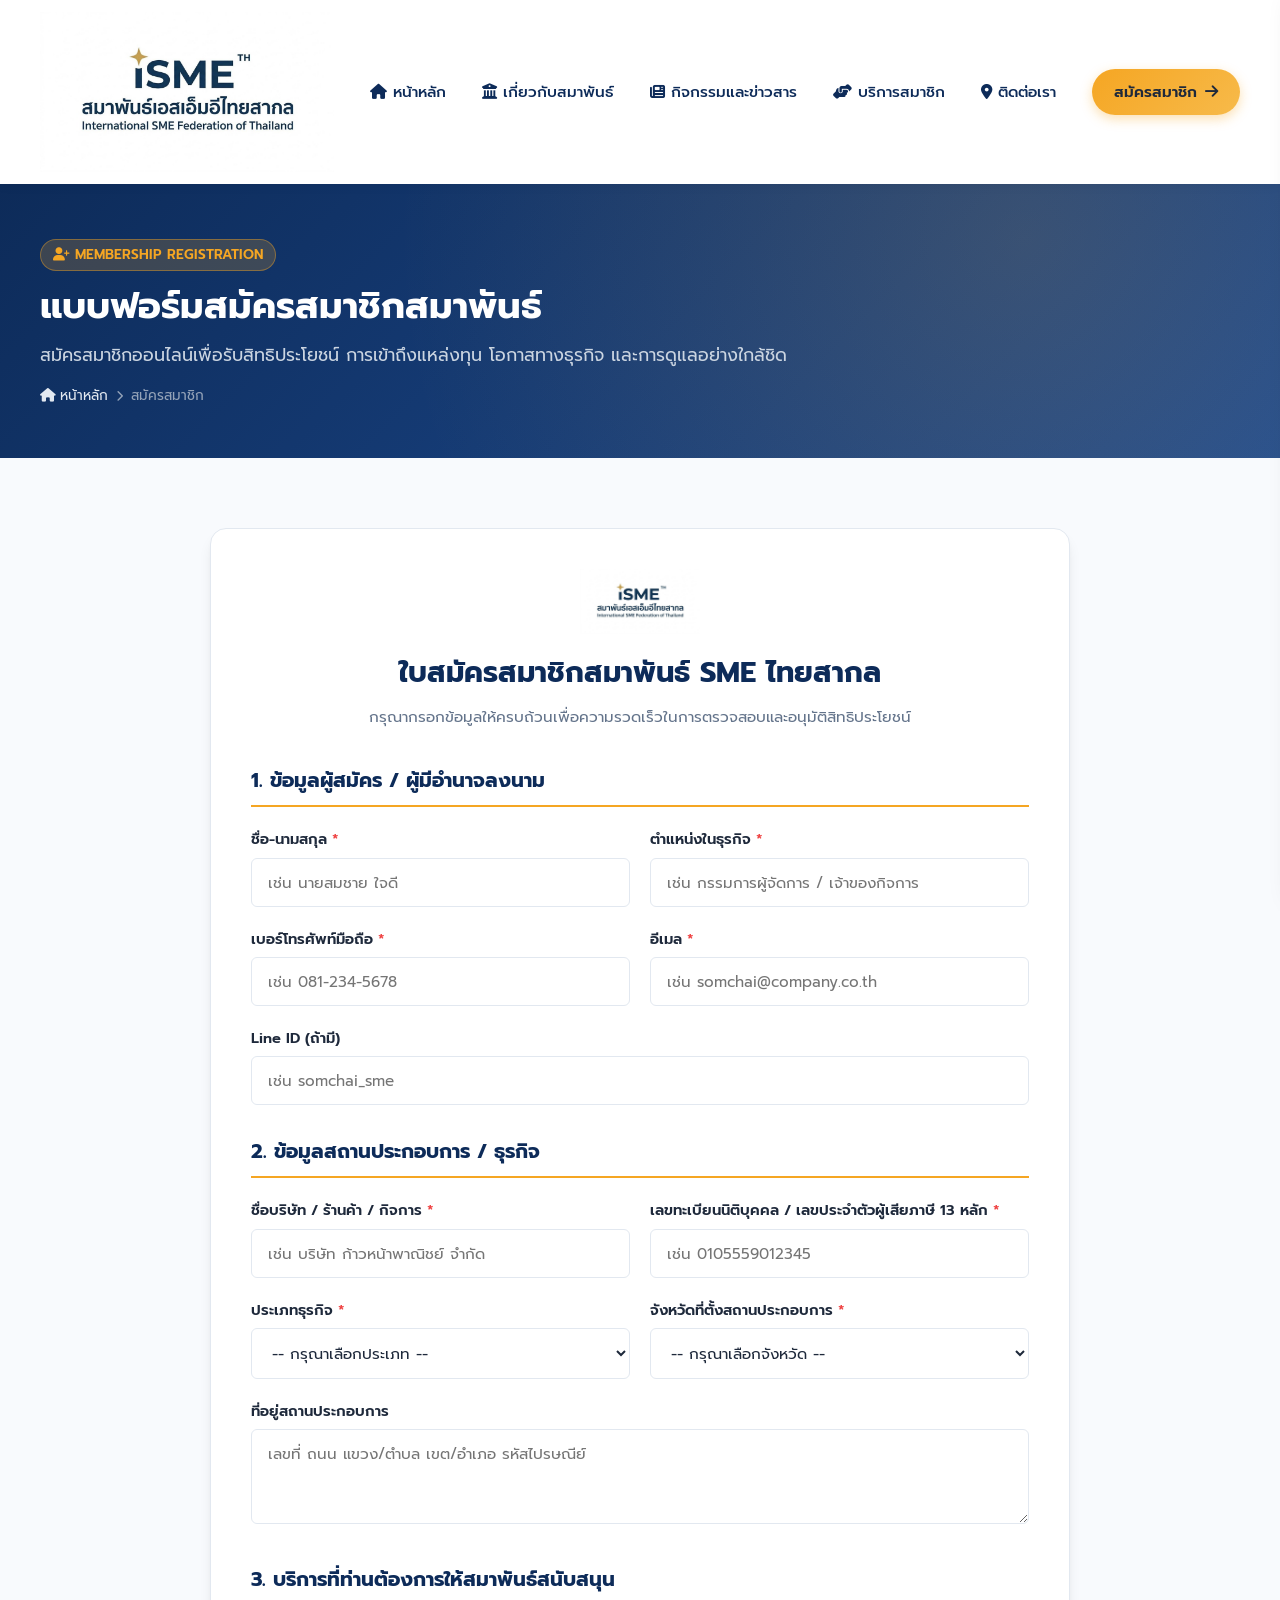
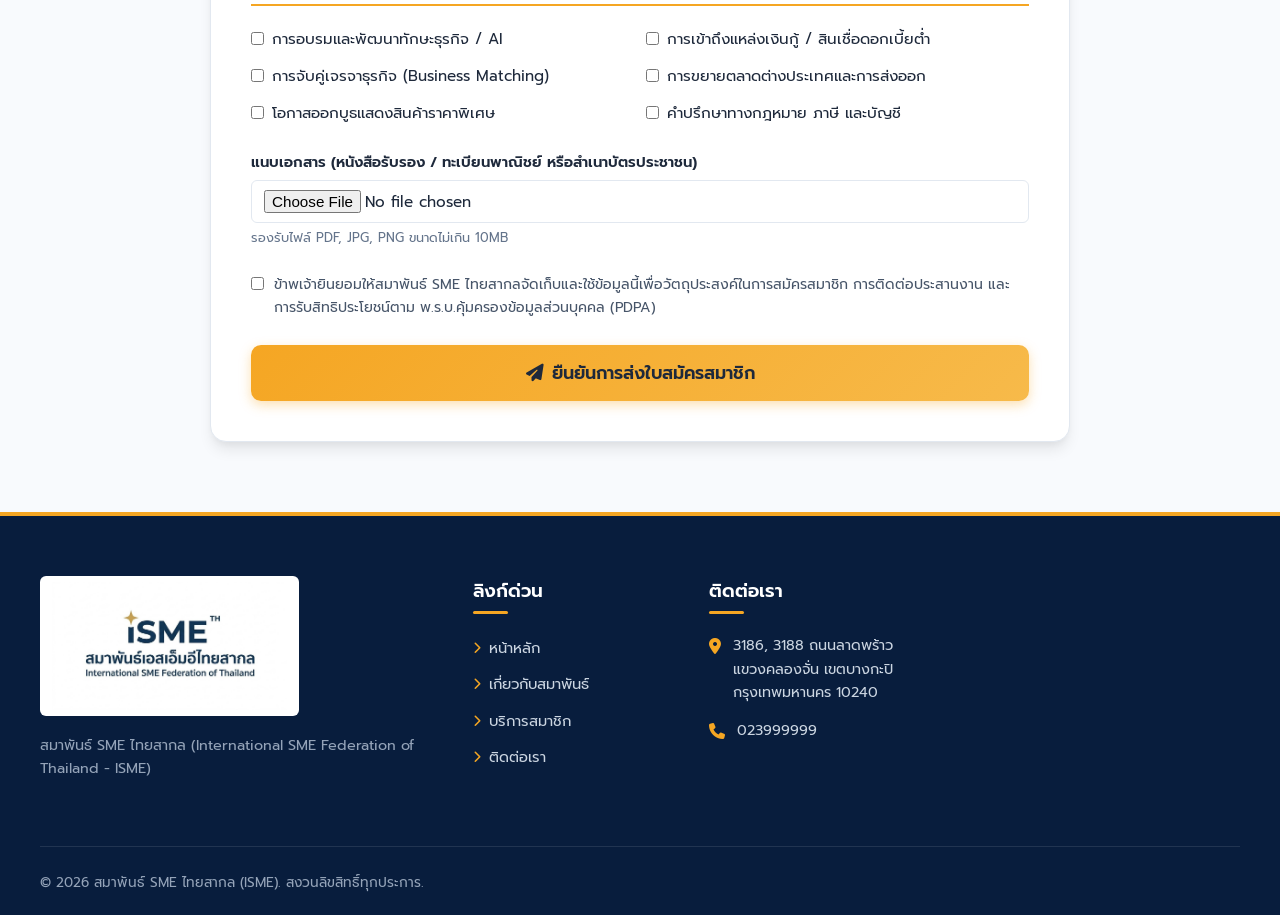
<file: register.html>
<!DOCTYPE html>
<!-- ==============================================================================
     [ ไฟล์หน้าสมัครสมาชิก: register.html ]
     ชื่อหน้า: แบบฟอร์มสมัครสมาชิกสมาพันธ์ (Member Registration)
     คำอธิบาย: ระบบฟอร์มสมัครสมาชิกออนไลน์สำหรับผู้ประกอบการ SME ทั่วประเทศ
     ============================================================================== -->
<html lang="th">
<head>
  <meta charset="UTF-8">
  <meta name="viewport" content="width=device-width, initial-scale=1.0">
  <title>สมัครสมาชิกสมาพันธ์ | สมาพันธ์ SME ไทยสากล - ISME</title>
  <meta name="description" content="แบบฟอร์มสมัครสมาชิกสมาพันธ์ SME ไทยสากล (ISME) เข้าร่วมเครือข่ายธุรกิจที่เข้มแข็งและรับสิทธิประโยชน์รอบด้าน">
  <link rel="icon" type="image/jpeg" href="assets/images/logo.jpg">
  
  <link rel="stylesheet" href="https://cdnjs.cloudflare.com/ajax/libs/font-awesome/6.5.1/css/all.min.css">
  <link rel="stylesheet" href="assets/css/style.css">
</head>
<body>


  <!-- Top Info Bar -->
  <div class="top-bar">
    <div class="container">
      <div class="top-bar-contact">
        <div class="top-bar-item">
          <i class="fa-solid fa-phone"></i>
          <span>โทร: 
          
          <a href="https://www.youtube.com/@smethai" target="_blank"><i class="fa-brands fa-youtube"></i></a>
          <a href="https://www.tiktok.com/@smethai" target="_blank"><i class="fa-brands fa-tiktok"></i></a>
        </div>
      </div>
    </div>
  </div>

  <!-- Main Navigation Header -->
  <header class="main-header">
    <div class="container">
      <nav class="navbar">
        <a href="index.html" class="brand-logo" title="สมาพันธ์ SME ไทยสากล">
          <img src="assets/images/logo.jpg" alt="ISME สมาพันธ์ SME ไทยสากล">
        </a>

        <ul class="nav-menu">
          <li><a href="index.html" class="nav-link"><i class="fa-solid fa-house"></i> หน้าหลัก</a></li>
          <li><a href="about.html" class="nav-link"><i class="fa-solid fa-building-columns"></i> เกี่ยวกับสมาพันธ์</a></li>
          <li><a href="news.html" class="nav-link"><i class="fa-solid fa-newspaper"></i> กิจกรรมและข่าวสาร</a></li>
          <li><a href="services.html" class="nav-link"><i class="fa-solid fa-handshake-angle"></i> บริการสมาชิก</a></li>
          <li><a href="contact.html" class="nav-link"><i class="fa-solid fa-location-dot"></i> ติดต่อเรา</a></li>
        </ul>

        <div class="nav-actions">
          <a href="register.html" class="btn-primary">
            <span>สมัครสมาชิก</span>
            <i class="fa-solid fa-arrow-right"></i>
          </a>
          <button class="mobile-toggle" id="mobileMenuToggle" aria-label="เปิดเมนู">
            <i class="fa-solid fa-bars"></i>
          </button>
        </div>
      </nav>
    </div>
  </header>

  <!-- Mobile Drawer Menu -->
  <div class="mobile-menu-overlay" id="mobileOverlay"></div>
  <aside class="mobile-menu-drawer" id="mobileDrawer">
    <div class="drawer-header">
      <img src="assets/images/logo.jpg" alt="Logo" style="height: 44px;">
      <button class="drawer-close" id="mobileMenuClose"><i class="fa-solid fa-xmark"></i></button>
    </div>
    <ul class="drawer-nav">
      <li><a href="index.html" class="nav-link"><i class="fa-solid fa-house"></i> หน้าหลัก</a></li>
      <li><a href="about.html" class="nav-link"><i class="fa-solid fa-building-columns"></i> เกี่ยวกับสมาพันธ์</a></li>
      <li><a href="news.html" class="nav-link"><i class="fa-solid fa-newspaper"></i> กิจกรรมและข่าวประชาสัมพันธ์</a></li>
      <li><a href="services.html" class="nav-link"><i class="fa-solid fa-handshake-angle"></i> บริการสำหรับสมัครสมาชิก</a></li>
      <li><a href="contact.html" class="nav-link"><i class="fa-solid fa-location-dot"></i> ติดต่อเรา</a></li>
    </ul>
  </aside>

  <!-- Inner Page Hero -->
  <section class="inner-page-hero">
    <div class="container">
      <div class="inner-hero-content">
        <span class="inner-hero-tag"><i class="fa-solid fa-user-plus"></i> MEMBERSHIP REGISTRATION</span>
        <h1 class="inner-hero-title">แบบฟอร์มสมัครสมาชิกสมาพันธ์</h1>
        <p class="inner-hero-subtitle">สมัครสมาชิกออนไลน์เพื่อรับสิทธิประโยชน์ การเข้าถึงแหล่งทุน โอกาสทางธุรกิจ และการดูแลอย่างใกล้ชิด</p>
        <div class="inner-breadcrumb">
          <a href="index.html"><i class="fa-solid fa-house"></i> หน้าหลัก</a>
          <i class="fa-solid fa-chevron-right" style="font-size: 0.7rem;"></i>
          <span>สมัครสมาชิก</span>
        </div>
      </div>
    </div>
  </section>

  <!-- Registration Form Section -->
  <section class="section-padding">
    <div class="container" style="max-width: 900px;">
      <div class="form-card">
        
        <div style="text-align: center; margin-bottom: 35px;">
          <img src="assets/images/logo.jpg" alt="Logo" style="height: 65px; margin: 0 auto 15px auto;">
          <h2 style="font-size: 1.8rem; color: var(--primary); font-weight: 700; margin-bottom: 8px;">ใบสมัครสมาชิกสมาพันธ์ SME ไทยสากล</h2>
          <p style="color: var(--text-muted); font-size: 0.95rem;">กรุณากรอกข้อมูลให้ครบถ้วนเพื่อความรวดเร็วในการตรวจสอบและอนุมัติสิทธิประโยชน์</p>
        </div>

        <form id="memberRegisterForm">
          
          <!-- หมวดที่ 1: ข้อมูลผู้ประสานงาน / ผู้มีอำนาจ -->
          <h3 style="font-size: 1.25rem; color: var(--primary); font-weight: 700; border-bottom: 2px solid var(--accent); padding-bottom: 8px; margin-bottom: 20px;">
            1. ข้อมูลผู้สมัคร / ผู้มีอำนาจลงนาม
          </h3>

          <div class="form-grid-2">
            <div class="form-group">
              <label class="form-label" for="regFullName">ชื่อ-นามสกุล <span class="req">*</span></label>
              <input type="text" id="regFullName" class="form-control" placeholder="เช่น นายสมชาย ใจดี" required>
            </div>
            <div class="form-group">
              <label class="form-label" for="regPosition">ตำแหน่งในธุรกิจ <span class="req">*</span></label>
              <input type="text" id="regPosition" class="form-control" placeholder="เช่น กรรมการผู้จัดการ / เจ้าของกิจการ" required>
            </div>
          </div>

          <div class="form-grid-2">
            <div class="form-group">
              <label class="form-label" for="regPhone">เบอร์โทรศัพท์มือถือ <span class="req">*</span></label>
              <input type="tel" id="regPhone" class="form-control" placeholder="เช่น 081-234-5678" required>
            </div>
            <div class="form-group">
              <label class="form-label" for="regEmail">อีเมล <span class="req">*</span></label>
              <input type="email" id="regEmail" class="form-control" placeholder="เช่น somchai@company.co.th" required>
            </div>
          </div>

          <div class="form-group">
            <label class="form-label" for="regLine">Line ID (ถ้ามี)</label>
            <input type="text" id="regLine" class="form-control" placeholder="เช่น somchai_sme">
          </div>

          <!-- หมวดที่ 2: ข้อมูลธุรกิจ -->
          <h3 style="font-size: 1.25rem; color: var(--primary); font-weight: 700; border-bottom: 2px solid var(--accent); padding-bottom: 8px; margin: 30px 0 20px 0;">
            2. ข้อมูลสถานประกอบการ / ธุรกิจ
          </h3>

          <div class="form-grid-2">
            <div class="form-group">
              <label class="form-label" for="regCompany">ชื่อบริษัท / ร้านค้า / กิจการ <span class="req">*</span></label>
              <input type="text" id="regCompany" class="form-control" placeholder="เช่น บริษัท ก้าวหน้าพาณิชย์ จำกัด" required>
            </div>
            <div class="form-group">
              <label class="form-label" for="regTaxId">เลขทะเบียนนิติบุคคล / เลขประจำตัวผู้เสียภาษี 13 หลัก <span class="req">*</span></label>
              <input type="text" id="regTaxId" class="form-control" placeholder="เช่น 0105559012345" required>
            </div>
          </div>

          <div class="form-grid-2">
            <div class="form-group">
              <label class="form-label" for="regBizType">ประเภทธุรกิจ <span class="req">*</span></label>
              <select id="regBizType" class="form-control" required>
                <option value="">-- กรุณาเลือกประเภท --</option>
                <option value="manufacturing">ภาคการผลิต / โรงงานอุตสาหกรรม</option>
                <option value="wholesale">ค้าส่ง / ค้าปลีก / ซัพพลายเออร์</option>
                <option value="service">ภาคบริการ / โรงแรม / ท่องเที่ยว</option>
                <option value="agriculture">เกษตรและอาหารแปรรูป</option>
                <option value="tech">ดิจิทัล / ซอฟต์แวร์ / อีคอมเมิร์ซ</option>
                <option value="other">อื่นๆ</option>
              </select>
            </div>
            <div class="form-group">
              <label class="form-label" for="regProvince">จังหวัดที่ตั้งสถานประกอบการ <span class="req">*</span></label>
              <select id="regProvince" class="form-control" required>
                <option value="">-- กรุณาเลือกจังหวัด --</option>
                <option value="bangkok">กรุงเทพมหานคร</option>
                <option value="chiangmai">เชียงใหม่</option>
                <option value="korat">นครราชสีมา</option>
                <option value="chonburi">ชลบุรี</option>
                <option value="phuket">ภูเก็ต</option>
                <option value="songkhla">สงขลา</option>
                <option value="khonkaen">ขอนแก่น</option>
                <option value="other_province">จังหวัดอื่นๆ (ครอบคลุม 77 จังหวัด)</option>
              </select>
            </div>
          </div>

          <div class="form-group">
            <label class="form-label" for="regAddress">ที่อยู่สถานประกอบการ</label>
            <textarea id="regAddress" rows="3" class="form-control" placeholder="เลขที่ ถนน แขวง/ตำบล เขต/อำเภอ รหัสไปรษณีย์"></textarea>
          </div>

          <!-- หมวดที่ 3: ความต้องการการสนับสนุน -->
          <h3 style="font-size: 1.25rem; color: var(--primary); font-weight: 700; border-bottom: 2px solid var(--accent); padding-bottom: 8px; margin: 30px 0 20px 0;">
            3. บริการที่ท่านต้องการให้สมาพันธ์สนับสนุน
          </h3>

          <div style="display: grid; grid-template-columns: 1fr 1fr; gap: 12px; margin-bottom: 25px;">
            <label style="display: flex; align-items: center; gap: 8px; font-size: 0.95rem; cursor: pointer;">
              <input type="checkbox" name="support_needs" value="training">
              <span>การอบรมและพัฒนาทักษะธุรกิจ / AI</span>
            </label>
            <label style="display: flex; align-items: center; gap: 8px; font-size: 0.95rem; cursor: pointer;">
              <input type="checkbox" name="support_needs" value="finance">
              <span>การเข้าถึงแหล่งเงินกู้ / สินเชื่อดอกเบี้ยต่ำ</span>
            </label>
            <label style="display: flex; align-items: center; gap: 8px; font-size: 0.95rem; cursor: pointer;">
              <input type="checkbox" name="support_needs" value="matching">
              <span>การจับคู่เจรจาธุรกิจ (Business Matching)</span>
            </label>
            <label style="display: flex; align-items: center; gap: 8px; font-size: 0.95rem; cursor: pointer;">
              <input type="checkbox" name="support_needs" value="export">
              <span>การขยายตลาดต่างประเทศและการส่งออก</span>
            </label>
            <label style="display: flex; align-items: center; gap: 8px; font-size: 0.95rem; cursor: pointer;">
              <input type="checkbox" name="support_needs" value="booth">
              <span>โอกาสออกบูธแสดงสินค้าราคาพิเศษ</span>
            </label>
            <label style="display: flex; align-items: center; gap: 8px; font-size: 0.95rem; cursor: pointer;">
              <input type="checkbox" name="support_needs" value="consult">
              <span>คำปรึกษาทางกฎหมาย ภาษี และบัญชี</span>
            </label>
          </div>

          <!-- เอกสารแนบ -->
          <div class="form-group">
            <label class="form-label" for="regFile">แนบเอกสาร (หนังสือรับรอง / ทะเบียนพาณิชย์ หรือสำเนาบัตรประชาชน)</label>
            <input type="file" id="regFile" class="form-control" style="padding: 9px 12px;">
            <small style="color: #64748b; font-size: 0.8rem; display: block; margin-top: 4px;">รองรับไฟล์ PDF, JPG, PNG ขนาดไม่เกิน 10MB</small>
          </div>

          <!-- นโยบายความเป็นส่วนตัว -->
          <div style="margin: 25px 0;">
            <label style="display: flex; align-items: flex-start; gap: 10px; font-size: 0.88rem; color: #475569; cursor: pointer;">
              <input type="checkbox" required style="margin-top: 4px;">
              <span>ข้าพเจ้ายินยอมให้สมาพันธ์ SME ไทยสากลจัดเก็บและใช้ข้อมูลนี้เพื่อวัตถุประสงค์ในการสมัครสมาชิก การติดต่อประสานงาน และการรับสิทธิประโยชน์ตาม พ.ร.บ.คุ้มครองข้อมูลส่วนบุคคล (PDPA)</span>
            </label>
          </div>

          <button type="submit" class="btn-primary" style="width: 100%; padding: 15px; font-size: 1.1rem; justify-content: center; border-radius: var(--radius-md);">
            <i class="fa-solid fa-paper-plane"></i>
            <span>ยืนยันการส่งใบสมัครสมาชิก</span>
          </button>

        </form>

      </div>
    </div>
  </section>

  <!-- Footer -->
  <footer class="main-footer">
    <div class="container">
      <div class="footer-grid">
        <div class="footer-col-brand">
          <img src="assets/images/logo.jpg" alt="Logo">
          <p class="footer-desc">
            สมาพันธ์ SME ไทยสากล (International SME Federation of Thailand - ISME)
          </p>
        </div>
        <div>
          <h4 class="footer-title">ลิงก์ด่วน</h4>
          <ul class="footer-links">
            <li><a href="index.html"><i class="fa-solid fa-chevron-right"></i> หน้าหลัก</a></li>
            <li><a href="about.html"><i class="fa-solid fa-chevron-right"></i> เกี่ยวกับสมาพันธ์</a></li>
            <li><a href="services.html"><i class="fa-solid fa-chevron-right"></i> บริการสมาชิก</a></li>
            <li><a href="contact.html"><i class="fa-solid fa-chevron-right"></i> ติดต่อเรา</a></li>
          </ul>
        </div>
        <div>
          <h4 class="footer-title">ติดต่อเรา</h4>
          <div class="footer-contact-item">
            <i class="fa-solid fa-location-dot"></i>
            <span>3186, 3188 ถนนลาดพร้าว แขวงคลองจั่น เขตบางกะปิ กรุงเทพมหานคร 10240</span>
          </div>
          <div class="footer-contact-item">
            <i class="fa-solid fa-phone"></i>
            <span>023999999</span>
          </div>
        </div>
      </div>
      <div class="footer-bottom">
        <div>&copy; 2026 สมาพันธ์ SME ไทยสากล (ISME). สงวนลิขสิทธิ์ทุกประการ.</div>
      </div>
    </div>
  </footer>

  <script src="assets/js/database.js"></script>
  <script src="assets/js/main.js"></script>
</body>
</html>
</file>
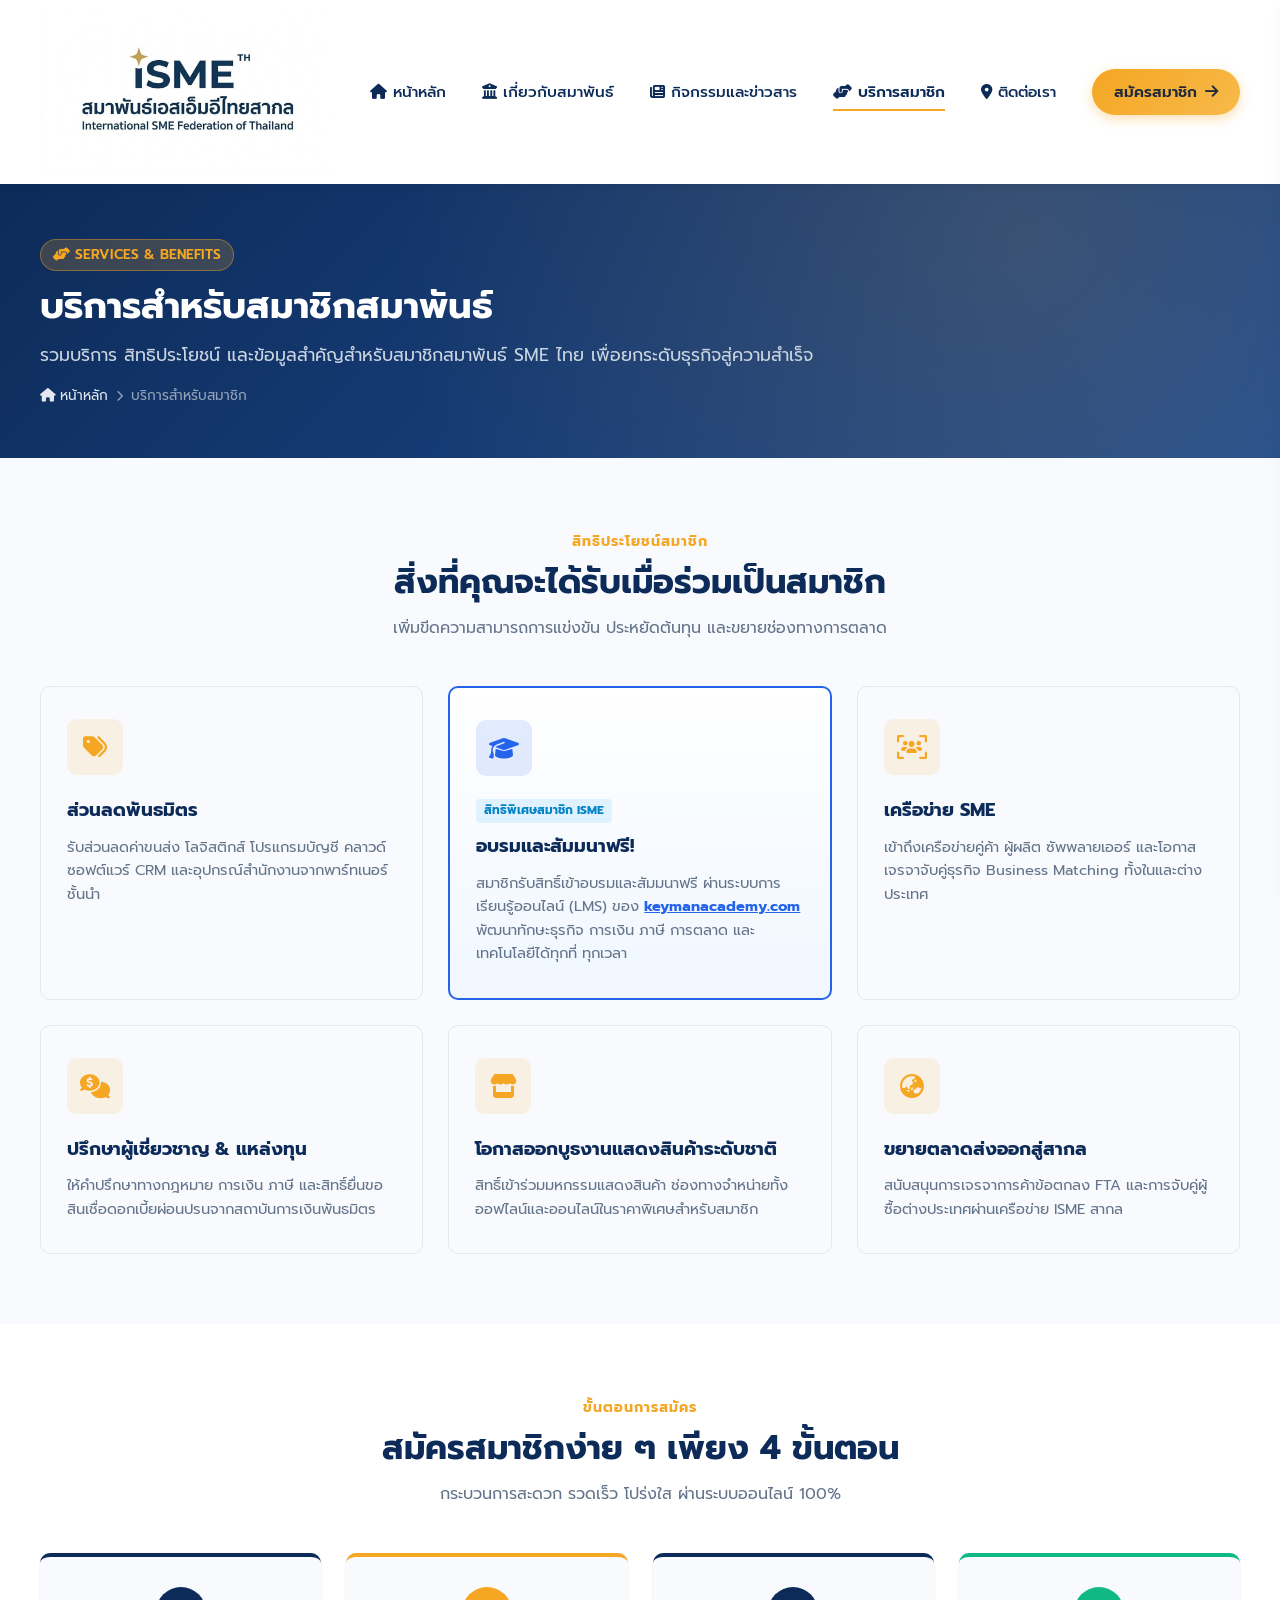
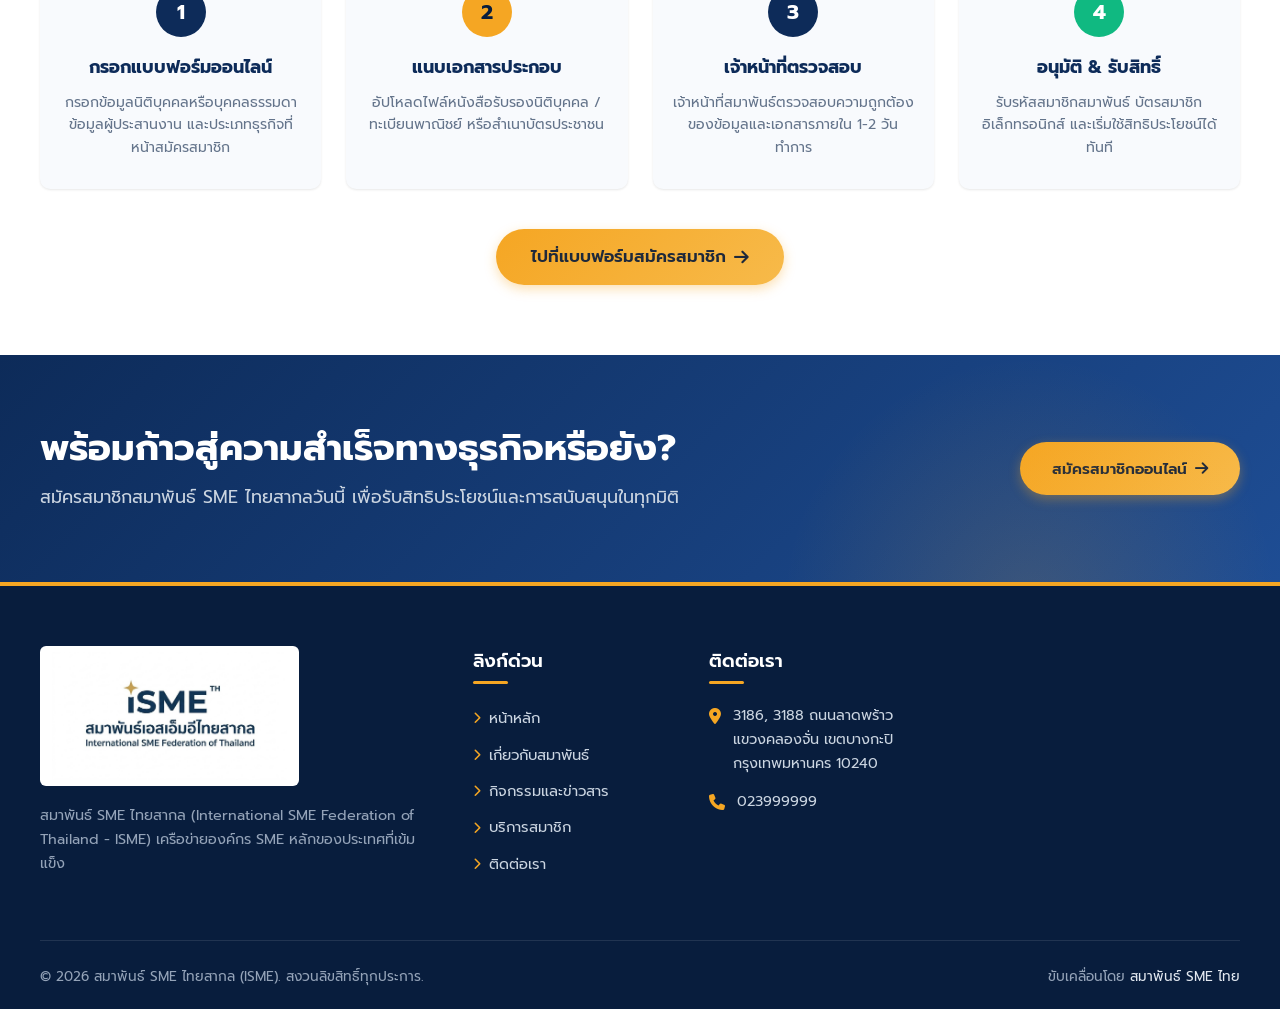
<file: services.html>
<!DOCTYPE html>
<!-- ==============================================================================
     [ ไฟล์หน้าบริการสมาชิก: services.html ]
     ชื่อหน้า: บริการสำหรับสมาชิก (Membership Services & Steps)
     คำอธิบาย: สิทธิประโยชน์สมาชิก 4 ขั้นตอนการสมัคร และเครือข่าย 77 จังหวัด
     ============================================================================== -->
<html lang="th">

<head>
  <meta charset="UTF-8">
  <meta name="viewport" content="width=device-width, initial-scale=1.0">
  <title>บริการสำหรับสมาชิก | สมาพันธ์ SME ไทยสากล - ISME</title>
  <meta name="description"
    content="สิทธิประโยชน์สำหรับสมาชิกสมาพันธ์ SME ไทย ขั้นตอนการสมัครสมาชิก และบริการสนับสนุนผู้ประกอบการครอบคลุม 77 จังหวัดทั่วประเทศ">
  <link rel="icon" type="image/jpeg" href="assets/images/logo.jpg">

  <link rel="stylesheet" href="https://cdnjs.cloudflare.com/ajax/libs/font-awesome/6.5.1/css/all.min.css">
  <link rel="stylesheet" href="assets/css/style.css">
</head>

<body>

  <!-- Main Navigation Header -->
  <header class="main-header">
    <div class="container">
      <nav class="navbar">
        <a href="index.html" class="brand-logo" title="สมาพันธ์ SME ไทยสากล">
          <img src="assets/images/logo.jpg" alt="ISME สมาพันธ์ SME ไทยสากล">
        </a>

        <ul class="nav-menu">
          <li><a href="index.html" class="nav-link"><i class="fa-solid fa-house"></i> หน้าหลัก</a></li>
          <li><a href="about.html" class="nav-link"><i class="fa-solid fa-building-columns"></i> เกี่ยวกับสมาพันธ์</a>
          </li>
          <li><a href="news.html" class="nav-link"><i class="fa-solid fa-newspaper"></i> กิจกรรมและข่าวสาร</a></li>
          <li><a href="services.html" class="nav-link active"><i class="fa-solid fa-handshake-angle"></i>
              บริการสมาชิก</a></li>
          <li><a href="contact.html" class="nav-link"><i class="fa-solid fa-location-dot"></i> ติดต่อเรา</a></li>
        </ul>

        <div class="nav-actions">
          <a href="register.html" class="btn-primary">
            <span>สมัครสมาชิก</span>
            <i class="fa-solid fa-arrow-right"></i>
          </a>
          <button class="mobile-toggle" id="mobileMenuToggle" aria-label="เปิดเมนู">
            <i class="fa-solid fa-bars"></i>
          </button>
        </div>
      </nav>
    </div>
  </header>

  <!-- Mobile Drawer Menu -->
  <div class="mobile-menu-overlay" id="mobileOverlay"></div>
  <aside class="mobile-menu-drawer" id="mobileDrawer">
    <div class="drawer-header">
      <img src="assets/images/logo.jpg" alt="Logo" style="height: 44px;">
      <button class="drawer-close" id="mobileMenuClose"><i class="fa-solid fa-xmark"></i></button>
    </div>
    <ul class="drawer-nav">
      <li><a href="index.html" class="nav-link"><i class="fa-solid fa-house"></i> หน้าหลัก</a></li>
      <li><a href="about.html" class="nav-link"><i class="fa-solid fa-building-columns"></i> เกี่ยวกับสมาพันธ์</a></li>
      <li><a href="news.html" class="nav-link"><i class="fa-solid fa-newspaper"></i> กิจกรรมและข่าวประชาสัมพันธ์</a>
      </li>
      <li><a href="services.html" class="nav-link active"><i class="fa-solid fa-handshake-angle"></i>
          บริการสำหรับสมัครสมาชิก</a></li>
      <li><a href="contact.html" class="nav-link"><i class="fa-solid fa-location-dot"></i> ติดต่อเรา</a></li>
    </ul>
    <div class="drawer-footer">
      <a href="register.html" class="btn-primary" style="width: 100%; justify-content: center;">
        <span>สมัครสมาชิกสมาพันธ์</span>
        <i class="fa-solid fa-user-plus"></i>
      </a>
    </div>
  </aside>

  <!-- Inner Page Hero -->
  <section class="inner-page-hero">
    <div class="container">
      <div class="inner-hero-content">
        <span class="inner-hero-tag"><i class="fa-solid fa-handshake-angle"></i> SERVICES & BENEFITS</span>
        <h1 class="inner-hero-title">บริการสำหรับสมาชิกสมาพันธ์</h1>
        <p class="inner-hero-subtitle">รวมบริการ สิทธิประโยชน์ และข้อมูลสำคัญสำหรับสมาชิกสมาพันธ์ SME ไทย
          เพื่อยกระดับธุรกิจสู่ความสำเร็จ</p>
        <div class="inner-breadcrumb">
          <a href="index.html"><i class="fa-solid fa-house"></i> หน้าหลัก</a>
          <i class="fa-solid fa-chevron-right" style="font-size: 0.7rem;"></i>
          <span>บริการสำหรับสมาชิก</span>
        </div>
      </div>
    </div>
  </section>

  <!-- Benefits Section -->
  <section class="section-padding">
    <div class="container">
      <div class="section-header">
        <span class="section-tag">สิทธิประโยชน์สมาชิก</span>
        <h2 class="section-title">สิ่งที่คุณจะได้รับเมื่อร่วมเป็นสมาชิก</h2>
        <p class="section-desc">เพิ่มขีดความสามารถการแข่งขัน ประหยัดต้นทุน และขยายช่องทางการตลาด</p>
      </div>

      <div class="benefits-grid">
        <div class="benefit-card">
          <div class="benefit-icon"><i class="fa-solid fa-tags"></i></div>
          <h3 class="benefit-title">ส่วนลดพันธมิตร</h3>
          <p class="benefit-desc">รับส่วนลดค่าขนส่ง โลจิสติกส์ โปรแกรมบัญชี คลาวด์ ซอฟต์แวร์ CRM
            และอุปกรณ์สำนักงานจากพาร์ทเนอร์ชั้นนำ</p>
        </div>

        <div class="benefit-card"
          style="border: 2px solid #2563eb; background: linear-gradient(180deg, #ffffff 0%, #f0f7ff 100%);">
          <div class="benefit-icon" style="background: rgba(37, 99, 235, 0.12); color: #2563eb;"><i
              class="fa-solid fa-graduation-cap"></i></div>
          <div
            style="display: inline-block; background: #e0f2fe; color: #0284c7; font-size: 0.75rem; font-weight: 700; padding: 2px 8px; border-radius: 4px; margin-bottom: 8px;">
            สิทธิพิเศษสมาชิก ISME</div>
          <h3 class="benefit-title">อบรมและสัมมนาฟรี!</h3>
          <p class="benefit-desc">สมาชิกรับสิทธิ์เข้าอบรมและสัมมนาฟรี ผ่านระบบการเรียนรู้ออนไลน์ (LMS) ของ <a
              href="https://keymanacademy.com" target="_blank"
              style="color: #2563eb; font-weight: 700; text-decoration: underline;">keymanacademy.com</a>
            พัฒนาทักษะธุรกิจ การเงิน ภาษี การตลาด และเทคโนโลยีได้ทุกที่ ทุกเวลา</p>
        </div>

        <div class="benefit-card">
          <div class="benefit-icon"><i class="fa-solid fa-users-viewfinder"></i></div>
          <h3 class="benefit-title">เครือข่าย SME</h3>
          <p class="benefit-desc">เข้าถึงเครือข่ายคู่ค้า ผู้ผลิต ซัพพลายเออร์ และโอกาสเจรจาจับคู่ธุรกิจ Business
            Matching ทั้งในและต่างประเทศ</p>
        </div>

        <div class="benefit-card">
          <div class="benefit-icon"><i class="fa-solid fa-comments-dollar"></i></div>
          <h3 class="benefit-title">ปรึกษาผู้เชี่ยวชาญ & แหล่งทุน</h3>
          <p class="benefit-desc">ให้คำปรึกษาทางกฎหมาย การเงิน ภาษี
            และสิทธิ์ยื่นขอสินเชื่อดอกเบี้ยผ่อนปรนจากสถาบันการเงินพันธมิตร</p>
        </div>

        <div class="benefit-card">
          <div class="benefit-icon"><i class="fa-solid fa-store"></i></div>
          <h3 class="benefit-title">โอกาสออกบูธงานแสดงสินค้าระดับชาติ</h3>
          <p class="benefit-desc">สิทธิ์เข้าร่วมมหกรรมแสดงสินค้า
            ช่องทางจำหน่ายทั้งออฟไลน์และออนไลน์ในราคาพิเศษสำหรับสมาชิก</p>
        </div>

        <div class="benefit-card">
          <div class="benefit-icon"><i class="fa-solid fa-earth-asia"></i></div>
          <h3 class="benefit-title">ขยายตลาดส่งออกสู่สากล</h3>
          <p class="benefit-desc">สนับสนุนการเจรจาการค้าข้อตกลง FTA และการจับคู่ผู้ซื้อต่างประเทศผ่านเครือข่าย ISME สากล
          </p>
        </div>
      </div>
    </div>
  </section>

  <!-- 4 Steps Detailed Registration -->
  <section class="section-padding" style="background: #ffffff;">
    <div class="container">
      <div class="section-header">
        <span class="section-tag">ขั้นตอนการสมัคร</span>
        <h2 class="section-title">สมัครสมาชิกง่าย ๆ เพียง 4 ขั้นตอน</h2>
        <p class="section-desc">กระบวนการสะดวก รวดเร็ว โปร่งใส ผ่านระบบออนไลน์ 100%</p>
      </div>

      <div style="display: grid; grid-template-columns: repeat(4, 1fr); gap: 25px;">
        <div
          style="background: var(--bg-body); border-radius: var(--radius-md); padding: 30px 20px; text-align: center; border-top: 4px solid var(--primary); box-shadow: var(--shadow-sm);">
          <div
            style="width: 50px; height: 50px; background: var(--primary); color: #fff; font-weight: 700; font-size: 1.3rem; border-radius: 50%; display: flex; align-items: center; justify-content: center; margin: 0 auto 16px auto;">
            1</div>
          <h3 style="font-size: 1.1rem; font-weight: 700; color: var(--primary); margin-bottom: 10px;">
            กรอกแบบฟอร์มออนไลน์</h3>
          <p style="font-size: 0.88rem; color: var(--text-muted); line-height: 1.6;">กรอกข้อมูลนิติบุคคลหรือบุคคลธรรมดา
            ข้อมูลผู้ประสานงาน และประเภทธุรกิจที่หน้าสมัครสมาชิก</p>
        </div>

        <div
          style="background: var(--bg-body); border-radius: var(--radius-md); padding: 30px 20px; text-align: center; border-top: 4px solid var(--accent); box-shadow: var(--shadow-sm);">
          <div
            style="width: 50px; height: 50px; background: var(--accent); color: var(--primary-dark); font-weight: 700; font-size: 1.3rem; border-radius: 50%; display: flex; align-items: center; justify-content: center; margin: 0 auto 16px auto;">
            2</div>
          <h3 style="font-size: 1.1rem; font-weight: 700; color: var(--primary); margin-bottom: 10px;">แนบเอกสารประกอบ
          </h3>
          <p style="font-size: 0.88rem; color: var(--text-muted); line-height: 1.6;">อัปโหลดไฟล์หนังสือรับรองนิติบุคคล /
            ทะเบียนพาณิชย์ หรือสำเนาบัตรประชาชน</p>
        </div>

        <div
          style="background: var(--bg-body); border-radius: var(--radius-md); padding: 30px 20px; text-align: center; border-top: 4px solid var(--primary); box-shadow: var(--shadow-sm);">
          <div
            style="width: 50px; height: 50px; background: var(--primary); color: #fff; font-weight: 700; font-size: 1.3rem; border-radius: 50%; display: flex; align-items: center; justify-content: center; margin: 0 auto 16px auto;">
            3</div>
          <h3 style="font-size: 1.1rem; font-weight: 700; color: var(--primary); margin-bottom: 10px;">
            เจ้าหน้าที่ตรวจสอบ</h3>
          <p style="font-size: 0.88rem; color: var(--text-muted); line-height: 1.6;">
            เจ้าหน้าที่สมาพันธ์ตรวจสอบความถูกต้องของข้อมูลและเอกสารภายใน 1-2 วันทำการ</p>
        </div>

        <div
          style="background: var(--bg-body); border-radius: var(--radius-md); padding: 30px 20px; text-align: center; border-top: 4px solid #10b981; box-shadow: var(--shadow-sm);">
          <div
            style="width: 50px; height: 50px; background: #10b981; color: #fff; font-weight: 700; font-size: 1.3rem; border-radius: 50%; display: flex; align-items: center; justify-content: center; margin: 0 auto 16px auto;">
            4</div>
          <h3 style="font-size: 1.1rem; font-weight: 700; color: var(--primary); margin-bottom: 10px;">อนุมัติ &
            รับสิทธิ์</h3>
          <p style="font-size: 0.88rem; color: var(--text-muted); line-height: 1.6;">รับรหัสสมาชิกสมาพันธ์
            บัตรสมาชิกอิเล็กทรอนิกส์ และเริ่มใช้สิทธิประโยชน์ได้ทันที</p>
        </div>
      </div>

      <div style="text-align: center; margin-top: 40px;">
        <a href="register.html" class="btn-primary" style="padding: 14px 35px; font-size: 1.05rem;">
          <span>ไปที่แบบฟอร์มสมัครสมาชิก</span>
          <i class="fa-solid fa-arrow-right"></i>
        </a>
      </div>
    </div>
  </section>

  <!-- CTA Banner -->
  <section class="cta-banner-section">
    <div class="container">
      <div class="cta-box">
        <div class="cta-content">
          <h2>พร้อมก้าวสู่ความสำเร็จทางธุรกิจหรือยัง?</h2>
          <p>สมัครสมาชิกสมาพันธ์ SME ไทยสากลวันนี้ เพื่อรับสิทธิประโยชน์และการสนับสนุนในทุกมิติ</p>
        </div>
        <div class="cta-actions">
          <a href="register.html" class="btn-primary" style="padding: 14px 32px;">
            <span>สมัครสมาชิกออนไลน์</span>
            <i class="fa-solid fa-arrow-right"></i>
          </a>
        </div>
      </div>
    </div>
  </section>

  <!-- Footer -->
  <footer class="main-footer">
    <div class="container">
      <div class="footer-grid">
        <div class="footer-col-brand">
          <img src="assets/images/logo.jpg" alt="Logo">
          <p class="footer-desc">
            สมาพันธ์ SME ไทยสากล (International SME Federation of Thailand - ISME) เครือข่ายองค์กร SME
            หลักของประเทศที่เข้มแข็ง
          </p>
        </div>
        <div>
          <h4 class="footer-title">ลิงก์ด่วน</h4>
          <ul class="footer-links">
            <li><a href="index.html"><i class="fa-solid fa-chevron-right"></i> หน้าหลัก</a></li>
            <li><a href="about.html"><i class="fa-solid fa-chevron-right"></i> เกี่ยวกับสมาพันธ์</a></li>
            <li><a href="news.html"><i class="fa-solid fa-chevron-right"></i> กิจกรรมและข่าวสาร</a></li>
            <li><a href="services.html"><i class="fa-solid fa-chevron-right"></i> บริการสมาชิก</a></li>
            <li><a href="contact.html"><i class="fa-solid fa-chevron-right"></i> ติดต่อเรา</a></li>
          </ul>
        </div>
        <div>
          <h4 class="footer-title">ติดต่อเรา</h4>
          <div class="footer-contact-item">
            <i class="fa-solid fa-location-dot"></i>
            <span>3186, 3188 ถนนลาดพร้าว แขวงคลองจั่น เขตบางกะปิ กรุงเทพมหานคร 10240</span>
          </div>
          <div class="footer-contact-item">
            <i class="fa-solid fa-phone"></i>
            <span>023999999</span>
          </div>
        </div>
      </div>
      <div class="footer-bottom">
        <div>&copy; 2026 สมาพันธ์ SME ไทยสากล (ISME). สงวนลิขสิทธิ์ทุกประการ.</div>
        <div>ขับเคลื่อนโดย <a href="https://smethai.or.th/" target="_blank">สมาพันธ์ SME ไทย</a></div>
      </div>
    </div>
  </footer>

  <script src="assets/js/database.js"></script>
  <script src="assets/js/main.js"></script>
</body>

</html>
</file>
<file: assets/css/style.css>
/* ==============================================================================
   SMETHAI (iSME TH) - OFFICIAL THEME STYLESHEET
   100% Faithful Clone of smethai.or.th with Modern UI/UX Enhancements
   ============================================================================== */

@import url('https://fonts.googleapis.com/css2?family=Prompt:ital,wght@0,300;0,400;0,500;0,600;0,700;1,400&family=Sarabun:ital,wght@0,300;0,400;0,500;0,600;0,700;1,400&display=swap');

:root {
  /* Brand Color Palette */
  --primary: #0d2b59;
  --primary-dark: #081d3d;
  --primary-light: #184282;
  --primary-rgb: 13, 43, 89;

  --accent: #f5a623;
  --accent-hover: #e09214;
  --accent-light: #fff8eb;
  --accent-rgb: 245, 166, 35;

  --secondary: #0ea5e9;
  --success: #10b981;
  --danger: #ef4444;

  /* Neutral Tones */
  --bg-body: #f8fafd;
  --bg-white: #ffffff;
  --bg-card: #ffffff;
  --text-main: #1e293b;
  --text-muted: #64748b;
  --text-light: #94a3b8;
  --border-color: #e2e8f0;
  --border-light: #f1f5f9;

  /* Gradients */
  --grad-navy: linear-gradient(135deg, #0d2b59 0%, #1e4d94 100%);
  --grad-navy-dark: linear-gradient(135deg, #081d3d 0%, #0d2b59 100%);
  --grad-gold: linear-gradient(135deg, #f5a623 0%, #f7ba4a 100%);
  --grad-hero-overlay: linear-gradient(90deg, rgba(8, 29, 61, 0.92) 0%, rgba(13, 43, 89, 0.75) 60%, rgba(13, 43, 89, 0.4) 100%);

  /* Shadows */
  --shadow-sm: 0 1px 3px rgba(0,0,0,0.06), 0 1px 2px rgba(0,0,0,0.04);
  --shadow-md: 0 4px 6px -1px rgba(0,0,0,0.08), 0 2px 4px -1px rgba(0,0,0,0.04);
  --shadow-lg: 0 10px 15px -3px rgba(0,0,0,0.09), 0 4px 6px -2px rgba(0,0,0,0.04);
  --shadow-xl: 0 20px 25px -5px rgba(0,0,0,0.1), 0 10px 10px -5px rgba(0,0,0,0.04);
  --shadow-card-hover: 0 14px 28px rgba(13, 43, 89, 0.12), 0 10px 10px rgba(13, 43, 89, 0.06);

  /* Typography */
  --font-prompt: 'Prompt', -apple-system, BlinkMacSystemFont, 'Segoe UI', Roboto, sans-serif;
  --font-sarabun: 'Sarabun', -apple-system, BlinkMacSystemFont, sans-serif;

  /* Radii & Transitions */
  --radius-sm: 6px;
  --radius-md: 10px;
  --radius-lg: 16px;
  --radius-full: 9999px;
  --transition: all 0.3s cubic-bezier(0.4, 0, 0.2, 1);
}

/* Base Reset */
*, *::before, *::after {
  box-sizing: border-box;
  margin: 0;
  padding: 0;
}

html {
  scroll-behavior: smooth;
  font-size: 16px;
}

body {
  font-family: var(--font-prompt);
  background-color: var(--bg-body);
  color: var(--text-main);
  line-height: 1.65;
  overflow-x: hidden;
  -webkit-font-smoothing: antialiased;
}

img {
  max-width: 100%;
  height: auto;
  display: block;
}

a {
  color: inherit;
  text-decoration: none;
  transition: var(--transition);
}

ul, ol {
  list-style: none;
}

button, input, textarea, select {
  font-family: inherit;
  outline: none;
  border: none;
}

.container {
  width: 100%;
  max-width: 1240px;
  margin: 0 auto;
  padding: 0 20px;
}

/* ==============================================================================
   PAGE HEADER / TOP NOTICE BAR
   ============================================================================== */
.page-identifier-badge {
  background: var(--primary-dark);
  color: #cbd5e1;
  font-size: 0.8rem;
  padding: 4px 12px;
  text-align: center;
  border-bottom: 1px solid rgba(255, 255, 255, 0.08);
}
.page-identifier-badge strong {
  color: var(--accent);
}

.top-bar {
  display: none;
  background-color: var(--primary-dark);
  color: #cbd5e1;
  font-size: 0.85rem;
  padding: 7px 0;
  border-bottom: 1px solid rgba(255, 255, 255, 0.1);
}

.top-bar .container {
  display: flex;
  justify-content: space-between;
  align-items: center;
  flex-wrap: wrap;
  gap: 10px;
}

.top-bar-contact {
  display: flex;
  align-items: center;
  gap: 20px;
}

.top-bar-item {
  display: flex;
  align-items: center;
  gap: 8px;
  color: #e2e8f0;
}

.top-bar-item i {
  color: var(--accent);
  font-size: 0.9rem;
}

.top-bar-item a:hover {
  color: var(--accent);
}

.top-bar-actions {
  display: flex;
  align-items: center;
  gap: 15px;
}

.top-bar-social {
  display: flex;
  align-items: center;
  gap: 10px;
}

.top-bar-social a {
  width: 26px;
  height: 26px;
  border-radius: 50%;
  background: rgba(255, 255, 255, 0.1);
  display: flex;
  align-items: center;
  justify-content: center;
  font-size: 0.75rem;
  color: #fff;
}

.top-bar-social a:hover {
  background: var(--accent);
  color: var(--primary-dark);
  transform: translateY(-2px);
}

/* ==============================================================================
   MAIN NAVBAR (HEADER)
   ============================================================================== */
.main-header {
  background: #ffffff;
  box-shadow: 0 2px 10px rgba(0, 0, 0, 0.06);
  position: sticky;
  top: 0;
  z-index: 1000;
  transition: var(--transition);
}

.main-header.scrolled {
  box-shadow: 0 4px 20px rgba(13, 43, 89, 0.12);
}

.navbar {
  display: flex;
  align-items: center;
  justify-content: space-between;
  padding: 12px 0;
  min-height: 80px;
}

.brand-logo {
  display: flex;
  align-items: center;
  gap: 15px;
  text-decoration: none;
}

.brand-logo img {
  height: 160px;
  width: auto;
  object-fit: contain;
  transition: var(--transition);
}

.brand-logo:hover img {
  transform: scale(1.02);
}

.brand-text {
  display: flex;
  flex-direction: column;
}

.brand-title {
  font-size: 1.15rem;
  font-weight: 700;
  color: var(--primary);
  line-height: 1.25;
}

.brand-sub {
  font-size: 0.72rem;
  color: var(--text-muted);
  letter-spacing: 0.5px;
  text-transform: uppercase;
}

/* Nav Menu */
.nav-menu {
  display: flex;
  align-items: center;
  gap: 8px;
}

.nav-link {
  font-size: 0.95rem;
  font-weight: 500;
  color: var(--primary);
  padding: 10px 14px;
  border-radius: var(--radius-sm);
  position: relative;
  transition: var(--transition);
  display: inline-flex;
  align-items: center;
  gap: 6px;
}

.nav-link::after {
  content: '';
  position: absolute;
  bottom: 4px;
  left: 14px;
  right: 14px;
  height: 2px;
  background-color: var(--accent);
  transform: scaleX(0);
  transition: transform 0.25s ease;
  transform-origin: center;
}

.nav-link:hover {
  color: var(--accent-hover);
  background-color: rgba(245, 166, 35, 0.06);
}

.nav-link:hover::after,
.nav-link.active::after {
  transform: scaleX(1);
}

.nav-link.active {
  color: var(--primary);
  font-weight: 600;
}

/* Nav Right CTA */
.nav-actions {
  display: flex;
  align-items: center;
  gap: 12px;
}

.btn-primary {
  background: var(--grad-gold);
  color: #1e293b;
  font-weight: 600;
  font-size: 0.95rem;
  padding: 10px 22px;
  border-radius: var(--radius-full);
  display: inline-flex;
  align-items: center;
  gap: 8px;
  box-shadow: 0 4px 12px rgba(245, 166, 35, 0.35);
  transition: var(--transition);
  cursor: pointer;
  border: none;
}

.btn-primary:hover {
  transform: translateY(-2px);
  box-shadow: 0 6px 18px rgba(245, 166, 35, 0.45);
  background: linear-gradient(135deg, #e59400 0%, #f5a623 100%);
  color: #0f172a;
}

.btn-outline-white {
  border: 2px solid #ffffff;
  color: #ffffff;
  font-weight: 600;
  padding: 9px 22px;
  border-radius: var(--radius-full);
  display: inline-flex;
  align-items: center;
  gap: 8px;
  transition: var(--transition);
  background: transparent;
  cursor: pointer;
}

.btn-outline-white:hover {
  background: #ffffff;
  color: var(--primary);
  transform: translateY(-2px);
}

.btn-outline-primary {
  border: 2px solid var(--primary);
  color: var(--primary);
  font-weight: 600;
  padding: 9px 20px;
  border-radius: var(--radius-full);
  display: inline-flex;
  align-items: center;
  gap: 8px;
  transition: var(--transition);
  background: transparent;
}

.btn-outline-primary:hover {
  background: var(--primary);
  color: #ffffff;
  transform: translateY(-2px);
}

/* Mobile Toggle */
.mobile-toggle {
  display: none;
  background: transparent;
  border: none;
  font-size: 1.5rem;
  color: var(--primary);
  cursor: pointer;
  padding: 6px;
}

/* Mobile Drawer */
.mobile-menu-overlay {
  display: none;
  position: fixed;
  inset: 0;
  background: rgba(0, 0, 0, 0.5);
  z-index: 2000;
  opacity: 0;
  transition: opacity 0.3s ease;
}

.mobile-menu-drawer {
  position: fixed;
  top: 0;
  right: -320px;
  width: 300px;
  height: 100%;
  background: #ffffff;
  z-index: 2001;
  box-shadow: -5px 0 25px rgba(0,0,0,0.15);
  transition: right 0.35s cubic-bezier(0.4, 0, 0.2, 1);
  display: flex;
  flex-direction: column;
  padding: 20px;
}

.mobile-menu-overlay.active {
  display: block;
  opacity: 1;
}

.mobile-menu-drawer.active {
  right: 0;
}

.drawer-header {
  display: flex;
  justify-content: space-between;
  align-items: center;
  padding-bottom: 15px;
  border-bottom: 1px solid var(--border-color);
}

.drawer-close {
  background: none;
  border: none;
  font-size: 1.3rem;
  color: var(--text-muted);
  cursor: pointer;
}

.drawer-nav {
  margin-top: 20px;
  display: flex;
  flex-direction: column;
  gap: 8px;
}

.drawer-nav .nav-link {
  padding: 12px 16px;
  font-size: 1rem;
  border-radius: var(--radius-sm);
  color: var(--primary);
  border-bottom: 1px solid var(--border-light);
}

.drawer-nav .nav-link.active {
  background: rgba(245, 166, 35, 0.1);
  color: var(--accent-hover);
  border-left: 4px solid var(--accent);
}

.drawer-footer {
  margin-top: auto;
  padding-top: 20px;
}

/* ==============================================================================
   PAGE HERO BANNER / BREADCRUMB (FOR INNER PAGES)
   ============================================================================== */
.inner-page-hero {
  background: var(--grad-navy);
  color: #ffffff;
  padding: 55px 0 50px 0;
  position: relative;
  overflow: hidden;
}

.inner-page-hero::before {
  content: '';
  position: absolute;
  inset: 0;
  background: radial-gradient(circle at 80% 20%, rgba(245, 166, 35, 0.15) 0%, transparent 60%);
  pointer-events: none;
}

.inner-page-hero .container {
  position: relative;
  z-index: 1;
}

.inner-hero-content {
  max-width: 800px;
}

.inner-hero-tag {
  display: inline-block;
  background: rgba(245, 166, 35, 0.2);
  color: var(--accent);
  border: 1px solid rgba(245, 166, 35, 0.4);
  padding: 4px 12px;
  border-radius: var(--radius-full);
  font-size: 0.85rem;
  font-weight: 600;
  margin-bottom: 12px;
}

.inner-hero-title {
  font-size: 2.3rem;
  font-weight: 700;
  line-height: 1.25;
  margin-bottom: 12px;
}

.inner-hero-subtitle {
  font-size: 1.1rem;
  color: #cbd5e1;
  font-weight: 400;
}

.inner-breadcrumb {
  display: flex;
  align-items: center;
  gap: 8px;
  font-size: 0.85rem;
  color: #94a3b8;
  margin-top: 15px;
}

.inner-breadcrumb a {
  color: #e2e8f0;
}

.inner-breadcrumb a:hover {
  color: var(--accent);
}

/* ==============================================================================
   HOME HERO SLIDER SECTION
   ============================================================================== */
.hero-slider-section {
  position: relative;
  background: var(--primary-dark);
  min-height: 560px;
  overflow: hidden;
}

.slider-container {
  position: relative;
  width: 100%;
  height: 560px;
}

.slide-item {
  position: absolute;
  inset: 0;
  opacity: 0;
  visibility: hidden;
  transition: opacity 0.8s ease, visibility 0.8s ease;
  background-size: cover;
  background-position: center;
}

.slide-item.active {
  opacity: 1;
  visibility: visible;
}

.slide-overlay {
  position: absolute;
  inset: 0;
  background: var(--grad-hero-overlay);
  display: flex;
  align-items: center;
}

.slide-content {
  color: #ffffff;
  max-width: 680px;
  animation: slideContentUp 0.8s ease forwards;
}

@keyframes slideContentUp {
  from {
    opacity: 0;
    transform: translateY(25px);
  }
  to {
    opacity: 1;
    transform: translateY(0);
  }
}

.slide-tag {
  display: inline-block;
  background: rgba(245, 166, 35, 0.2);
  color: var(--accent);
  border: 1px solid rgba(245, 166, 35, 0.4);
  padding: 5px 14px;
  border-radius: var(--radius-full);
  font-size: 0.85rem;
  font-weight: 600;
  letter-spacing: 0.5px;
  margin-bottom: 16px;
}

.slide-title {
  font-size: 2.8rem;
  font-weight: 700;
  line-height: 1.15;
  color: #ffffff;
  margin-bottom: 12px;
}

.slide-subtitle {
  font-size: 1.35rem;
  font-weight: 500;
  color: #fbbf24;
  margin-bottom: 16px;
}

.slide-desc {
  font-size: 1.05rem;
  color: #e2e8f0;
  line-height: 1.6;
  margin-bottom: 28px;
}

.slide-btns {
  display: flex;
  align-items: center;
  gap: 15px;
  flex-wrap: wrap;
}

/* Slider Controls */
.slider-control-prev,
.slider-control-next {
  position: absolute;
  top: 50%;
  transform: translateY(-50%);
  width: 44px;
  height: 44px;
  background: rgba(255, 255, 255, 0.2);
  color: #ffffff;
  border-radius: 50%;
  display: flex;
  align-items: center;
  justify-content: center;
  cursor: pointer;
  z-index: 10;
  transition: var(--transition);
  backdrop-filter: blur(4px);
}

.slider-control-prev:hover,
.slider-control-next:hover {
  background: var(--accent);
  color: var(--primary-dark);
}

.slider-control-prev { left: 20px; }
.slider-control-next { right: 20px; }

.slider-dots {
  position: absolute;
  bottom: 25px;
  left: 50%;
  transform: translateX(-50%);
  display: flex;
  gap: 10px;
  z-index: 10;
}

.dot {
  width: 12px;
  height: 12px;
  border-radius: 50%;
  background: rgba(255, 255, 255, 0.4);
  cursor: pointer;
  transition: var(--transition);
}

.dot.active {
  width: 32px;
  border-radius: 6px;
  background: var(--accent);
}

/* ==============================================================================
   SECTION HEADINGS & COMMONS
   ============================================================================== */
.section-padding {
  padding: 70px 0;
}

.section-header {
  text-align: center;
  max-width: 760px;
  margin: 0 auto 45px auto;
}

.section-tag {
  display: inline-block;
  color: var(--accent);
  font-size: 0.88rem;
  font-weight: 700;
  text-transform: uppercase;
  letter-spacing: 1px;
  margin-bottom: 8px;
}

.section-title {
  font-size: 2.1rem;
  font-weight: 700;
  color: var(--primary);
  line-height: 1.25;
  margin-bottom: 12px;
}

.section-desc {
  font-size: 1rem;
  color: var(--text-muted);
}

/* ==============================================================================
   STATS COUNTER SECTION
   ============================================================================== */
.stats-section {
  margin-top: -45px;
  position: relative;
  z-index: 20;
}

.stats-card-grid {
  display: grid;
  grid-template-columns: repeat(4, 1fr);
  gap: 20px;
}

.stat-item {
  background: #ffffff;
  padding: 28px 24px;
  border-radius: var(--radius-md);
  box-shadow: 0 10px 25px rgba(13, 43, 89, 0.08);
  border-top: 4px solid var(--accent);
  text-align: center;
  transition: var(--transition);
}

.stat-item:hover {
  transform: translateY(-5px);
  box-shadow: 0 15px 30px rgba(13, 43, 89, 0.12);
}

.stat-icon {
  width: 54px;
  height: 54px;
  border-radius: 50%;
  background: var(--accent-light);
  color: var(--accent);
  display: flex;
  align-items: center;
  justify-content: center;
  font-size: 1.4rem;
  margin: 0 auto 15px auto;
}

.stat-number {
  font-size: 2.4rem;
  font-weight: 700;
  color: var(--primary);
  line-height: 1;
  margin-bottom: 8px;
}

.stat-label {
  font-size: 1rem;
  font-weight: 600;
  color: var(--text-main);
  margin-bottom: 4px;
}

.stat-desc {
  font-size: 0.82rem;
  color: var(--text-muted);
}

/* ==============================================================================
   ABOUT HIGHLIGHT SECTION
   ============================================================================== */
.about-grid {
  display: grid;
  grid-template-columns: 1fr 1fr;
  gap: 45px;
  align-items: center;
}

.about-img-box {
  position: relative;
  border-radius: var(--radius-lg);
  overflow: hidden;
  box-shadow: var(--shadow-lg);
}

.about-img-box img {
  width: 100%;
  height: 420px;
  object-fit: cover;
  transition: transform 0.5s ease;
}

.about-img-box:hover img {
  transform: scale(1.03);
}

.about-badge-floating {
  position: absolute;
  bottom: 20px;
  right: 20px;
  background: #ffffff;
  padding: 15px 22px;
  border-radius: var(--radius-md);
  box-shadow: 0 10px 25px rgba(0,0,0,0.15);
  display: flex;
  align-items: center;
  gap: 12px;
}

.about-badge-icon {
  width: 42px;
  height: 42px;
  background: var(--accent);
  color: #fff;
  border-radius: 50%;
  display: flex;
  align-items: center;
  justify-content: center;
  font-size: 1.1rem;
}

.about-badge-text strong {
  display: block;
  font-size: 1.25rem;
  color: var(--primary);
}

.about-badge-text span {
  font-size: 0.8rem;
  color: var(--text-muted);
}

.about-content-box .section-tag {
  text-align: left;
}

.about-content-box .section-title {
  text-align: left;
  margin-bottom: 16px;
}

.about-text {
  font-size: 1rem;
  color: var(--text-muted);
  line-height: 1.7;
  margin-bottom: 24px;
}

.about-features {
  display: grid;
  grid-template-columns: 1fr 1fr;
  gap: 15px;
  margin-bottom: 28px;
}

.about-feature-item {
  display: flex;
  align-items: center;
  gap: 10px;
  font-size: 0.95rem;
  font-weight: 600;
  color: var(--primary);
}

.about-feature-item i {
  color: var(--accent);
  font-size: 1rem;
}

/* ==============================================================================
   ENSURE CORE VALUES SECTION
   ============================================================================== */
.ensure-section {
  background: #ffffff;
}

.ensure-grid {
  display: grid;
  grid-template-columns: repeat(3, 1fr);
  gap: 25px;
}

.ensure-card {
  background: var(--bg-body);
  border: 1px solid var(--border-color);
  padding: 30px 25px;
  border-radius: var(--radius-md);
  transition: var(--transition);
  position: relative;
  overflow: hidden;
}

.ensure-card:hover {
  background: #ffffff;
  transform: translateY(-6px);
  box-shadow: var(--shadow-card-hover);
  border-color: var(--accent);
}

.ensure-letter-badge {
  width: 52px;
  height: 52px;
  border-radius: var(--radius-md);
  background: var(--grad-navy);
  color: var(--accent);
  font-size: 1.7rem;
  font-weight: 700;
  display: flex;
  align-items: center;
  justify-content: center;
  margin-bottom: 18px;
  transition: var(--transition);
}

.ensure-card:hover .ensure-letter-badge {
  background: var(--grad-gold);
  color: var(--primary-dark);
}

.ensure-title {
  font-size: 1.2rem;
  font-weight: 700;
  color: var(--primary);
  margin-bottom: 4px;
}

.ensure-subtitle {
  font-size: 0.88rem;
  color: var(--accent);
  font-weight: 600;
  margin-bottom: 12px;
}

.ensure-desc {
  font-size: 0.92rem;
  color: var(--text-muted);
  line-height: 1.6;
}

/* ==============================================================================
   OBJECTIVES & ECOSYSTEM
   ============================================================================== */
.objectives-grid {
  display: grid;
  grid-template-columns: repeat(3, 1fr);
  gap: 25px;
}

.objective-card {
  background: #ffffff;
  border-radius: var(--radius-md);
  padding: 30px;
  box-shadow: var(--shadow-md);
  border-left: 5px solid var(--primary);
  transition: var(--transition);
}

.objective-card:hover {
  transform: translateY(-5px);
  box-shadow: var(--shadow-xl);
  border-left-color: var(--accent);
}

.objective-badge {
  display: inline-block;
  background: rgba(13, 43, 89, 0.08);
  color: var(--primary);
  font-size: 0.75rem;
  font-weight: 700;
  padding: 3px 10px;
  border-radius: var(--radius-full);
  margin-bottom: 12px;
  text-transform: uppercase;
}

.objective-title {
  font-size: 1.15rem;
  font-weight: 700;
  color: var(--primary);
  margin-bottom: 10px;
  line-height: 1.35;
}

.objective-desc {
  font-size: 0.92rem;
  color: var(--text-muted);
  line-height: 1.6;
}

/* ==============================================================================
   SERVICES & MEMBERSHIP BENEFITS
   ============================================================================== */
.services-section {
  background: #ffffff;
}

.benefits-grid {
  display: grid;
  grid-template-columns: repeat(3, 1fr);
  gap: 25px;
}

.benefit-card {
  background: var(--bg-body);
  border: 1px solid var(--border-color);
  padding: 32px 26px;
  border-radius: var(--radius-md);
  transition: var(--transition);
  text-align: left;
}

.benefit-card:hover {
  background: #ffffff;
  transform: translateY(-5px);
  border-color: var(--accent);
  box-shadow: var(--shadow-card-hover);
}

.benefit-icon {
  width: 56px;
  height: 56px;
  border-radius: var(--radius-md);
  background: rgba(245, 166, 35, 0.12);
  color: var(--accent);
  display: flex;
  align-items: center;
  justify-content: center;
  font-size: 1.5rem;
  margin-bottom: 20px;
  transition: var(--transition);
}

.benefit-card:hover .benefit-icon {
  background: var(--accent);
  color: #ffffff;
  transform: rotate(5deg);
}

.benefit-title {
  font-size: 1.15rem;
  font-weight: 700;
  color: var(--primary);
  margin-bottom: 10px;
}

.benefit-desc {
  font-size: 0.92rem;
  color: var(--text-muted);
  line-height: 1.6;
}

/* Registration Steps Horizontal Flow */
.steps-container {
  margin-top: 50px;
  background: var(--grad-navy-dark);
  padding: 50px 40px;
  border-radius: var(--radius-lg);
  color: #ffffff;
}

.steps-header {
  text-align: center;
  margin-bottom: 40px;
}

.steps-header h3 {
  font-size: 1.8rem;
  font-weight: 700;
  color: #ffffff;
  margin-bottom: 8px;
}

.steps-header p {
  color: #cbd5e1;
  font-size: 0.95rem;
}

.steps-grid {
  display: grid;
  grid-template-columns: repeat(4, 1fr);
  gap: 20px;
  position: relative;
}

.step-card {
  background: rgba(255, 255, 255, 0.05);
  border: 1px solid rgba(255, 255, 255, 0.1);
  padding: 25px 20px;
  border-radius: var(--radius-md);
  text-align: center;
  position: relative;
  transition: var(--transition);
}

.step-card:hover {
  background: rgba(255, 255, 255, 0.1);
  transform: translateY(-4px);
  border-color: var(--accent);
}

.step-number {
  width: 44px;
  height: 44px;
  background: var(--accent);
  color: var(--primary-dark);
  font-weight: 700;
  font-size: 1.2rem;
  border-radius: 50%;
  display: flex;
  align-items: center;
  justify-content: center;
  margin: 0 auto 16px auto;
  box-shadow: 0 0 15px rgba(245, 166, 35, 0.4);
}

.step-title {
  font-size: 1.05rem;
  font-weight: 600;
  margin-bottom: 8px;
  color: #ffffff;
}

.step-desc {
  font-size: 0.85rem;
  color: #cbd5e1;
  line-height: 1.5;
}

/* ==============================================================================
   NEWS & ACTIVITIES SECTION
   ============================================================================== */
.news-grid {
  display: grid;
  grid-template-columns: repeat(3, 1fr);
  gap: 30px;
}

.news-card {
  background: #ffffff;
  border-radius: var(--radius-md);
  overflow: hidden;
  box-shadow: var(--shadow-md);
  transition: var(--transition);
  display: flex;
  flex-direction: column;
  border: 1px solid var(--border-color);
}

.news-card:hover {
  transform: translateY(-6px);
  box-shadow: var(--shadow-card-hover);
}

.news-thumb-wrapper {
  position: relative;
  height: 220px;
  overflow: hidden;
  background: #cbd5e1;
}

.news-thumb-wrapper img {
  width: 100%;
  height: 100%;
  object-fit: cover;
  transition: transform 0.5s ease;
}

.news-card:hover .news-thumb-wrapper img {
  transform: scale(1.06);
}

.news-badge {
  position: absolute;
  top: 15px;
  left: 15px;
  background: var(--primary);
  color: #ffffff;
  font-size: 0.75rem;
  font-weight: 600;
  padding: 4px 12px;
  border-radius: var(--radius-full);
  box-shadow: 0 2px 6px rgba(0,0,0,0.2);
}

.news-body {
  padding: 22px;
  display: flex;
  flex-direction: column;
  flex-grow: 1;
}

.news-meta {
  display: flex;
  align-items: center;
  gap: 15px;
  font-size: 0.8rem;
  color: var(--text-muted);
  margin-bottom: 12px;
}

.news-meta i {
  color: var(--accent);
}

.news-title {
  font-size: 1.15rem;
  font-weight: 700;
  color: var(--primary);
  line-height: 1.35;
  margin-bottom: 10px;
  display: -webkit-box;
  -webkit-line-clamp: 2;
  -webkit-box-orient: vertical;
  overflow: hidden;
}

.news-title a:hover {
  color: var(--accent-hover);
}

.news-summary {
  font-size: 0.9rem;
  color: var(--text-muted);
  line-height: 1.6;
  margin-bottom: 18px;
  display: -webkit-box;
  -webkit-line-clamp: 3;
  -webkit-box-orient: vertical;
  overflow: hidden;
}

.news-footer {
  margin-top: auto;
  padding-top: 14px;
  border-top: 1px solid var(--border-light);
  display: flex;
  justify-content: space-between;
  align-items: center;
}

.read-more-btn {
  font-size: 0.88rem;
  font-weight: 600;
  color: var(--primary);
  display: inline-flex;
  align-items: center;
  gap: 6px;
  transition: var(--transition);
}

.read-more-btn:hover {
  color: var(--accent-hover);
  transform: translateX(3px);
}

/* ==============================================================================
   UPCOMING EVENTS SECTION
   ============================================================================== */
.events-section {
  background: #f1f5f9;
}

.events-list {
  display: flex;
  flex-direction: column;
  gap: 18px;
}

.event-item {
  background: #ffffff;
  border-radius: var(--radius-md);
  padding: 24px;
  box-shadow: var(--shadow-sm);
  display: flex;
  align-items: center;
  gap: 25px;
  border-left: 6px solid var(--accent);
  transition: var(--transition);
}

.event-item:hover {
  transform: translateX(6px);
  box-shadow: var(--shadow-md);
}

.event-date-box {
  min-width: 90px;
  text-align: center;
  background: var(--accent-light);
  padding: 12px;
  border-radius: var(--radius-sm);
  border: 1px solid rgba(245, 166, 35, 0.3);
}

.event-date-day {
  font-size: 1.8rem;
  font-weight: 700;
  color: var(--accent-hover);
  line-height: 1;
}

.event-date-month {
  font-size: 0.85rem;
  font-weight: 600;
  color: var(--primary);
}

.event-details {
  flex-grow: 1;
}

.event-badge {
  display: inline-block;
  background: rgba(13, 43, 89, 0.08);
  color: var(--primary);
  font-size: 0.75rem;
  font-weight: 600;
  padding: 2px 10px;
  border-radius: var(--radius-full);
  margin-bottom: 6px;
}

.event-title {
  font-size: 1.15rem;
  font-weight: 700;
  color: var(--primary);
  margin-bottom: 6px;
}

.event-info-bar {
  display: flex;
  align-items: center;
  gap: 20px;
  font-size: 0.85rem;
  color: var(--text-muted);
  flex-wrap: wrap;
}

.event-info-bar span {
  display: inline-flex;
  align-items: center;
  gap: 6px;
}

.event-info-bar i {
  color: var(--accent);
}

/* ==============================================================================
   PARTNERS SECTION
   ============================================================================== */
.partners-section {
  background: #ffffff;
  padding: 50px 0;
  border-top: 1px solid var(--border-color);
  border-bottom: 1px solid var(--border-color);
}

.partners-grid {
  display: flex;
  flex-wrap: wrap;
  justify-content: center;
  align-items: center;
  gap: 20px;
  margin-top: 25px;
}

.partner-item {
  background: var(--bg-body);
  border: 1px solid var(--border-color);
  padding: 16px 24px;
  border-radius: var(--radius-full);
  font-size: 0.9rem;
  font-weight: 600;
  color: var(--primary);
  transition: var(--transition);
  display: inline-flex;
  align-items: center;
  gap: 8px;
}

.partner-item:hover {
  background: var(--primary);
  color: #ffffff;
  border-color: var(--primary);
  transform: translateY(-2px);
}

/* ==============================================================================
   CTA BANNER (JOIN FEDERATION)
   ============================================================================== */
.cta-banner-section {
  background: var(--grad-navy);
  color: #ffffff;
  padding: 70px 0;
  position: relative;
  overflow: hidden;
}

.cta-banner-section::before {
  content: '';
  position: absolute;
  top: 0;
  right: 0;
  width: 500px;
  height: 500px;
  background: radial-gradient(circle, rgba(245, 166, 35, 0.15) 0%, transparent 70%);
  pointer-events: none;
}

.cta-box {
  display: flex;
  align-items: center;
  justify-content: space-between;
  flex-wrap: wrap;
  gap: 30px;
}

.cta-content {
  max-width: 700px;
}

.cta-content h2 {
  font-size: 2.3rem;
  font-weight: 700;
  margin-bottom: 12px;
  line-height: 1.25;
}

.cta-content p {
  font-size: 1.1rem;
  color: #cbd5e1;
}

.cta-actions {
  display: flex;
  align-items: center;
  gap: 15px;
  flex-wrap: wrap;
}

/* ==============================================================================
   FOOTER
   ============================================================================== */
.main-footer {
  background: var(--primary-dark);
  color: #cbd5e1;
  padding: 60px 0 20px 0;
  border-top: 4px solid var(--accent);
}

.footer-grid {
  display: grid;
  grid-template-columns: 2fr 1fr 1fr 1.5fr;
  gap: 40px;
  margin-bottom: 45px;
}

.footer-col-brand img {
  height: 140px;
  width: auto;
  margin-bottom: 18px;
  background: #ffffff;
  padding: 6px 12px;
  border-radius: var(--radius-sm);
}

.footer-desc {
  font-size: 0.9rem;
  line-height: 1.65;
  color: #94a3b8;
  margin-bottom: 20px;
}

.footer-title {
  font-size: 1.15rem;
  font-weight: 600;
  color: #ffffff;
  margin-bottom: 20px;
  position: relative;
  padding-bottom: 8px;
}

.footer-title::after {
  content: '';
  position: absolute;
  bottom: 0;
  left: 0;
  width: 35px;
  height: 3px;
  background: var(--accent);
  border-radius: 2px;
}

.footer-links {
  display: flex;
  flex-direction: column;
  gap: 10px;
}

.footer-links a {
  font-size: 0.92rem;
  color: #cbd5e1;
  display: inline-flex;
  align-items: center;
  gap: 8px;
  transition: var(--transition);
}

.footer-links a i {
  font-size: 0.75rem;
  color: var(--accent);
}

.footer-links a:hover {
  color: var(--accent);
  transform: translateX(4px);
}

.footer-contact-item {
  display: flex;
  align-items: flex-start;
  gap: 12px;
  margin-bottom: 14px;
  font-size: 0.9rem;
  color: #cbd5e1;
}

.footer-contact-item i {
  color: var(--accent);
  font-size: 1rem;
  margin-top: 4px;
}

.footer-contact-item a:hover {
  color: var(--accent);
}

.footer-bottom {
  padding-top: 25px;
  border-top: 1px solid rgba(255, 255, 255, 0.1);
  display: flex;
  justify-content: space-between;
  align-items: center;
  flex-wrap: wrap;
  gap: 15px;
  font-size: 0.85rem;
  color: #94a3b8;
}

.footer-bottom a {
  color: #e2e8f0;
}

.footer-bottom a:hover {
  color: var(--accent);
}

/* ==============================================================================
   INNER PAGES STYLING (ABOUT, SERVICES, REGISTER, CONTACT, NEWS DETAIL)
   ============================================================================== */

/* Forms (Register / Contact) */
.form-card {
  background: #ffffff;
  padding: 40px;
  border-radius: var(--radius-lg);
  box-shadow: var(--shadow-lg);
  border: 1px solid var(--border-color);
}

.form-group {
  margin-bottom: 20px;
}

.form-label {
  display: block;
  font-size: 0.92rem;
  font-weight: 600;
  color: var(--text-main);
  margin-bottom: 6px;
}

.form-label span.req {
  color: var(--danger);
}

.form-control {
  width: 100%;
  padding: 12px 16px;
  border: 1.5px solid var(--border-color);
  border-radius: var(--radius-sm);
  font-size: 0.95rem;
  color: var(--text-main);
  background: #ffffff;
  transition: var(--transition);
}

.form-control:focus {
  border-color: var(--primary);
  box-shadow: 0 0 0 3px rgba(13, 43, 89, 0.1);
}

.form-grid-2 {
  display: grid;
  grid-template-columns: 1fr 1fr;
  gap: 20px;
}

/* Contact Info Cards */
.contact-info-grid {
  display: grid;
  grid-template-columns: repeat(3, 1fr);
  gap: 20px;
  margin-bottom: 40px;
}

.contact-card {
  background: #ffffff;
  padding: 30px;
  border-radius: var(--radius-md);
  box-shadow: var(--shadow-sm);
  border-top: 4px solid var(--primary);
  text-align: center;
}

.contact-card-icon {
  width: 50px;
  height: 50px;
  background: var(--accent-light);
  color: var(--accent);
  border-radius: 50%;
  display: flex;
  align-items: center;
  justify-content: center;
  font-size: 1.3rem;
  margin: 0 auto 15px auto;
}

/* Map Frame */
.map-frame-box {
  border-radius: var(--radius-md);
  overflow: hidden;
  box-shadow: var(--shadow-md);
  height: 400px;
}

.map-frame-box iframe {
  width: 100%;
  height: 100%;
  border: none;
}

/* Floating Action Buttons */
.floating-actions {
  position: fixed;
  bottom: 25px;
  right: 25px;
  display: flex;
  flex-direction: column;
  gap: 12px;
  z-index: 999;
}

.float-btn {
  width: 48px;
  height: 48px;
  border-radius: 50%;
  display: flex;
  align-items: center;
  justify-content: center;
  color: #ffffff;
  box-shadow: 0 4px 15px rgba(0,0,0,0.25);
  cursor: pointer;
  transition: var(--transition);
}

.float-btn-line {
  background: #06c755;
  font-size: 1.5rem;
}

.float-btn-line:hover {
  transform: scale(1.1);
  background: #05b34c;
}

.float-btn-top {
  background: var(--primary);
  font-size: 1.1rem;
  opacity: 0;
  visibility: hidden;
}

.float-btn-top.show {
  opacity: 1;
  visibility: visible;
}

.float-btn-top:hover {
  background: var(--accent);
  color: var(--primary-dark);
  transform: translateY(-3px);
}

/* Filter Buttons for News */
.filter-tabs {
  display: flex;
  justify-content: center;
  gap: 10px;
  margin-bottom: 35px;
  flex-wrap: wrap;
}

.filter-tab {
  padding: 8px 20px;
  border-radius: var(--radius-full);
  background: #ffffff;
  border: 1px solid var(--border-color);
  font-weight: 500;
  font-size: 0.92rem;
  color: var(--text-muted);
  cursor: pointer;
  transition: var(--transition);
}

.filter-tab:hover,
.filter-tab.active {
  background: var(--primary);
  color: #ffffff;
  border-color: var(--primary);
}

/* ==============================================================================
   RESPONSIVE DESIGN (MEDIA QUERIES)
   ============================================================================== */
@media (max-width: 1024px) {
  .nav-menu { display: none; }
  .mobile-toggle { display: block; }
  .stats-card-grid { grid-template-columns: repeat(2, 1fr); }
  .ensure-grid { grid-template-columns: repeat(2, 1fr); }
  .objectives-grid { grid-template-columns: repeat(2, 1fr); }
  .benefits-grid { grid-template-columns: repeat(2, 1fr); }
  .steps-grid { grid-template-columns: repeat(2, 1fr); }
  .news-grid { grid-template-columns: repeat(2, 1fr); }
  .footer-grid { grid-template-columns: 1fr 1fr; }
  .about-grid { grid-template-columns: 1fr; }
}

@media (max-width: 768px) {
  .top-bar { display: none; }
  .stats-card-grid { grid-template-columns: 1fr; }
  .ensure-grid { grid-template-columns: 1fr; }
  .objectives-grid { grid-template-columns: 1fr; }
  .benefits-grid { grid-template-columns: 1fr; }
  .steps-grid { grid-template-columns: 1fr; }
  .news-grid { grid-template-columns: 1fr; }
  .contact-info-grid { grid-template-columns: 1fr; }
  .footer-grid { grid-template-columns: 1fr; }
  .form-grid-2 { grid-template-columns: 1fr; }
  .slide-title { font-size: 2rem; }
  .slide-subtitle { font-size: 1.1rem; }
  .section-title { font-size: 1.7rem; }
  .event-item { flex-direction: column; text-align: center; }
  .event-info-bar { justify-content: center; }
}
</file>
